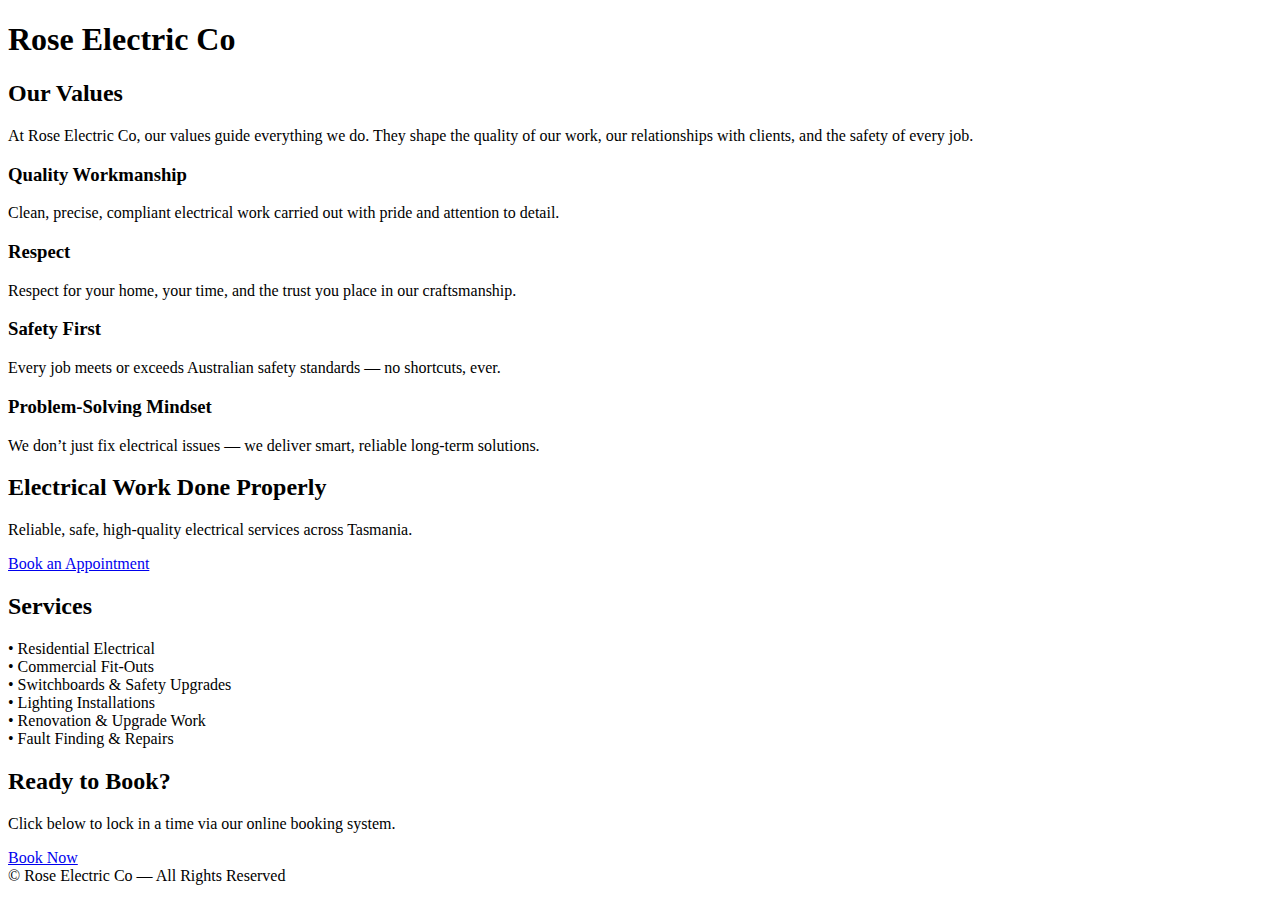
<file: Index.html>
<!DOCTYPE html>
<html lang="en">
<head>
    <meta charset="UTF-8">
    <meta name="viewport" content="width=device-width, initial-scale=1.0">
    <title>Rose Electric Co</title>
   <link rel="stylesheet" href="style.css">

</head>
<body>

<header>
    <!-- Replace with your logo once uploaded -->
    <h1>Rose Electric Co</h1>
</header>

<section id="values">
    <h2>Our Values</h2>
    <p class="intro">
        At Rose Electric Co, our values guide everything we do. They shape the quality of our work, 
        our relationships with clients, and the safety of every job.
    </p>

    <div class="values-grid">
        <div class="value-box">
            <h3>Quality Workmanship</h3>
            <p>Clean, precise, compliant electrical work carried out with pride and attention to detail.</p>
        </div>

        <div class="value-box">
            <h3>Respect</h3>
            <p>Respect for your home, your time, and the trust you place in our craftsmanship.</p>
        </div>

        <div class="value-box">
            <h3>Safety First</h3>
            <p>Every job meets or exceeds Australian safety standards — no shortcuts, ever.</p>
        </div>

        <div class="value-box">
            <h3>Problem-Solving Mindset</h3>
            <p>We don’t just fix electrical issues — we deliver smart, reliable long-term solutions.</p>
        </div>
    </div>
</section>

<section class="hero">
    <h2>Electrical Work Done Properly</h2>
    <p>Reliable, safe, high-quality electrical services across Tasmania.</p>
    <a href="YOUR_SERVICEM8_BOOKING_LINK_HERE" target="_blank">Book an Appointment</a>
</section>

<section id="services">
    <h2>Services</h2>
    <p>• Residential Electrical<br>
       • Commercial Fit-Outs<br>
       • Switchboards & Safety Upgrades<br>
       • Lighting Installations<br>
       • Renovation & Upgrade Work<br>
       • Fault Finding & Repairs
    </p>
</section>

<section id="contact">
    <h2>Ready to Book?</h2>
    <p>Click below to lock in a time via our online booking system.</p>
    <a href="YOUR_SERVICEM8_BOOKING_LINK_HERE" target="_blank">Book Now</a>
</section>

<footer>
    © Rose Electric Co — All Rights Reserved
</footer>

</body>
</html>
</file>
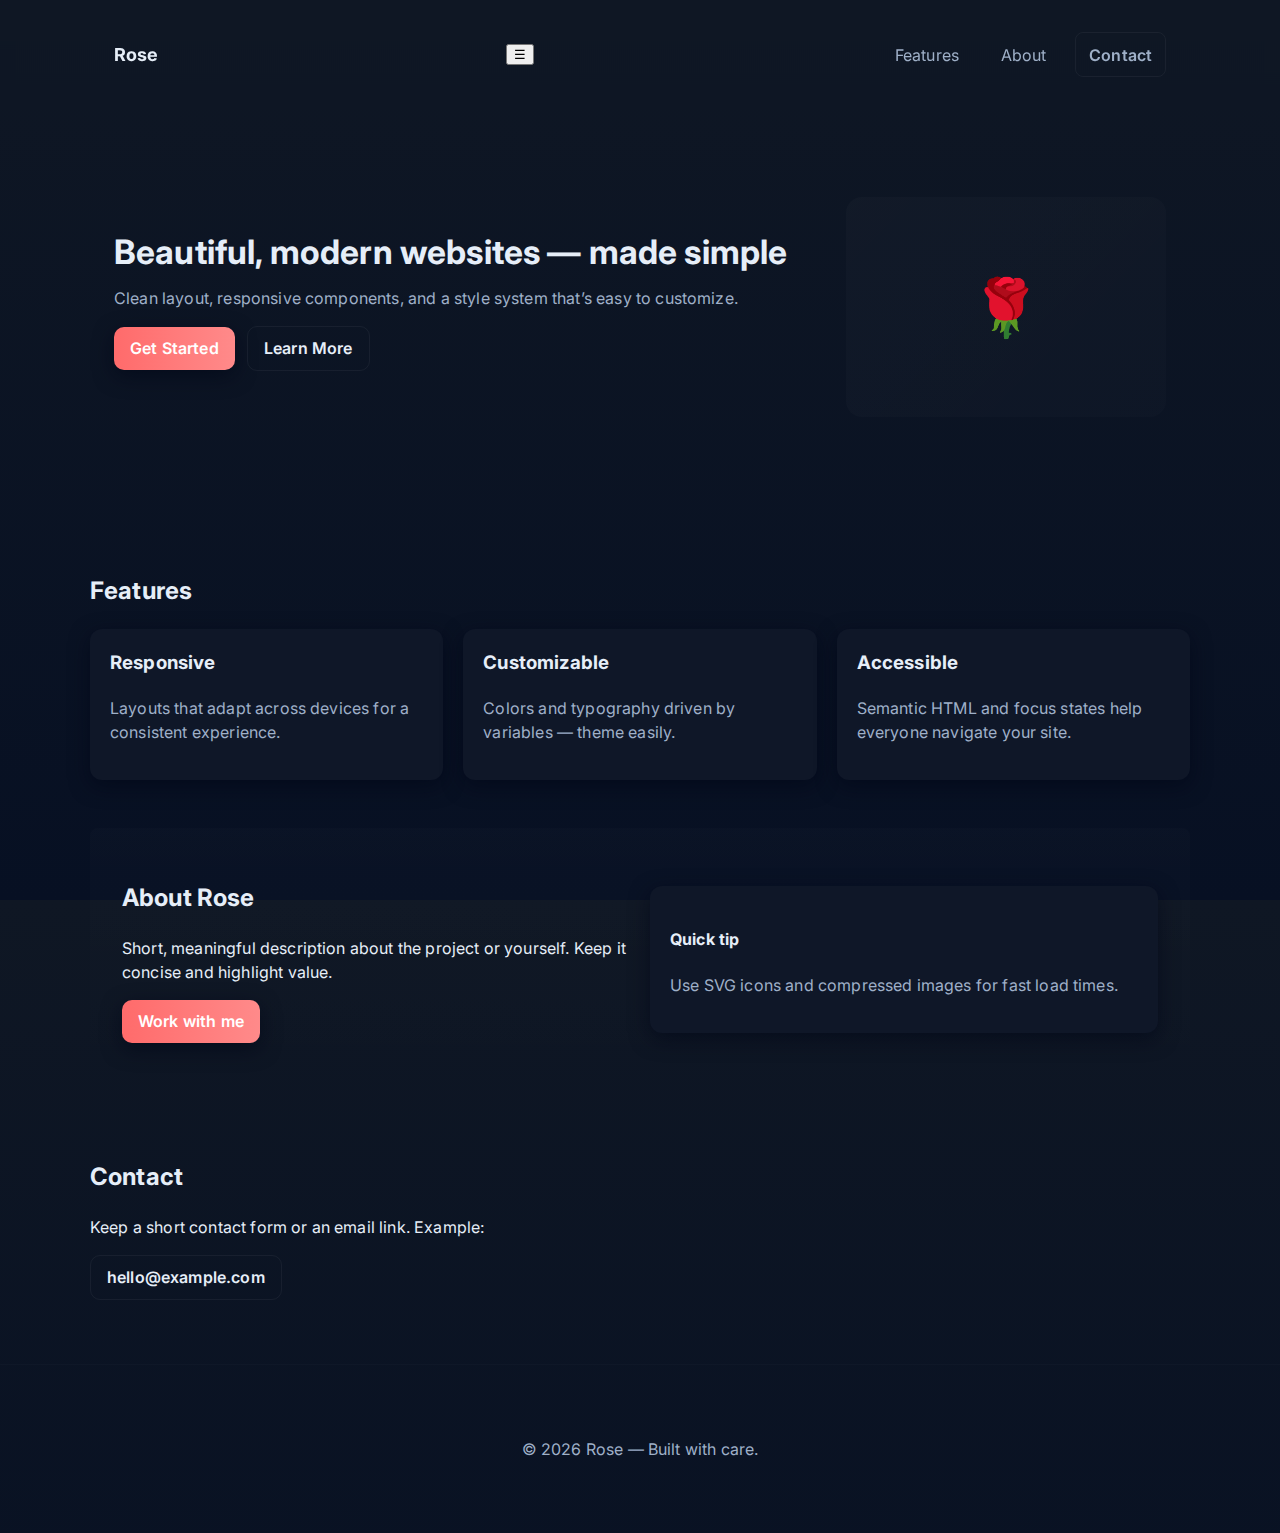
<file: index.html>
<!doctype html>
<html lang="en">
<head>
  <meta charset="utf-8" />
  <meta name="viewport" content="width=device-width, initial-scale=1" />
  <title>Your Site — Clean & Modern</title>

  <!-- Google Fonts -->
  <link href="https://fonts.googleapis.com/css2?family=Inter:wght@300;400;600;700&display=swap" rel="stylesheet">

  <!-- Styles -->
  <link rel="stylesheet" href="styles.css">
</head>
<body>
  <header class="site-header">
    <div class="container header-inner">
      <a class="brand" href="/">Rose</a>

      <button class="nav-toggle" aria-expanded="false" aria-controls="main-nav" id="navToggle">
        <span class="sr-only">Toggle navigation</span>
        ☰
      </button>

      <nav id="main-nav" class="nav">
        <ul class="nav-list">
          <li><a href="#features">Features</a></li>
          <li><a href="#about">About</a></li>
          <li><a href="#contact" class="btn btn-ghost">Contact</a></li>
        </ul>
      </nav>
    </div>
  </header>

  <main>
    <section class="hero">
      <div class="container hero-inner">
        <div class="hero-copy">
          <h1>Beautiful, modern websites — made simple</h1>
          <p class="lead">Clean layout, responsive components, and a style system that’s easy to customize.</p>
          <p class="hero-ctas">
            <a class="btn btn-primary" href="#features">Get Started</a>
            <a class="btn btn-ghost" href="#about">Learn More</a>
          </p>
        </div>
        <div class="hero-image" aria-hidden="true">
          <!-- Replace with an SVG or optimized image -->
          <div class="mock-illustration">🌹</div>
        </div>
      </div>
    </section>

    <section id="features" class="container section">
      <h2 class="section-title">Features</h2>
      <div class="grid grid-3">
        <article class="card">
          <h3>Responsive</h3>
          <p>Layouts that adapt across devices for a consistent experience.</p>
        </article>

        <article class="card">
          <h3>Customizable</h3>
          <p>Colors and typography driven by variables — theme easily.</p>
        </article>

        <article class="card">
          <h3>Accessible</h3>
          <p>Semantic HTML and focus states help everyone navigate your site.</p>
        </article>
      </div>
    </section>

    <section id="about" class="container section alt">
      <div class="split">
        <div>
          <h2>About Rose</h2>
          <p>Short, meaningful description about the project or yourself. Keep it concise and highlight value.</p>
          <p><a class="btn btn-primary" href="#contact">Work with me</a></p>
        </div>
        <div>
          <!-- Optional: add an image or testimonial here -->
          <div class="card muted">
            <h4>Quick tip</h4>
            <p>Use SVG icons and compressed images for fast load times.</p>
          </div>
        </div>
      </div>
    </section>

    <section id="contact" class="container section">
      <h2>Contact</h2>
      <p>Keep a short contact form or an email link. Example:</p>
      <p><a href="mailto:hello@example.com" class="btn btn-ghost">hello@example.com</a></p>
    </section>
  </main>

  <footer class="site-footer">
    <div class="container">
      <p>© <span id="year"></span> Rose — Built with care.</p>
    </div>
  </footer>

  <script src="script.js" defer></script>
</body>
</html>
</file>
<file: style.css>
PK     kx[+u�"  �"     Index/Document.iwa �" ��hVR�N �
"

."		��/"

 *$��i��i��i��i��i��i��i��i��i��i��i��i��i��i"��i2��i:��iz�	
�	"en_AU:��iJen_AUP` x���
4040.10	gregorianlatn"January"February"March"April"May"Junehly"August"	September"Octo	Nov	Dec
*Jab*Febb *	bD*April*May*Junely*b *b *b *b *bL2Jan2Feb2Mar2Apr
y2Junhl2Aug2Sep2Oct2Nov2Dec:< :< :< :<
y:<l:< :< :< :< :<,BSundayBMoTues	Wedn	ThurFri$SaturdayJ@ J@ J@ J@ J@ J@ J@�RSunRMonRTueRWedRThuRFriRSatZSunZ# Z# Z# Z# Z# Z#LbamjpmrJrFrMrA J`ArSrOrNrDzJzFzMzA JpAzSzOzNzD�S�M�T�W F0�Su�M�T	 W	h�FPa�1st quarter�2nd3r. 4th �28  �28 �.8 �.8 �Q1 2 34� 2 3�>4�BC�AD�Before Christ�Anno Domini�d/M/y�d MMM y�d
0M y�EEEE, d4�h:mm a�:ss� z�2 �Uzzz�.�,�.�,�+�-�e�%�‰�+∞�NaN�	#,##0.###�#E0�#,##0%�
¤	,00�AUD�
l$�	
SCRRs�

XCGCg.	PFCFP&�LXXX¤�en-AU"��i*��i2��i@ b��ip x � ���i���D��xRD���bB�� ��>�w�B�(*B�  �?� � � � �iso-a4����i� ��i
��� �
�	p�XT>  ���i�����^�*���i��i��i��i��i��i��i��i��i��i��i��i��i��i��i��i��i��i��i��i��i��i��i��i��i��i��i��i��i��i��i��i��i��i��i��i��i��i��i��i��i��i��i��i��i��i��i��i��i��i��i��i��i��i��i��i��i��i��i��i��i��i��i��i��i��i��i��i��i��i��i��i��i��i��i��i��i��i��i��i��i��i��i2					
�Blank"��iR��?%  �?-u�?5  �?`RV?%V?-V?5  �?`R��?%��?-��?5 4$L��>%J��>-
 5!� `	4    % -r   44�ج>%}�A?-��?.4 }�':%�3"F 0㒷4%v��>-��:24 0,6�:%=�>-  2 0Ji�>%%�}?-w�j2 0E��=%դg?-�O2 � %��+?-_�F D��>-Ǵ�20��?%��z?-b�2 0���>%S'Y?-H'Y2 4��=%��1?-��:.0���;%?��>-=��2 !w %�Hq?-�_�2N -Z?-P�H2  �~?%w<.?B� �s?%�E�>B N��?-��2!� %��>-�q�2h 4ǟn?%�
>-��>=.� 4/N5?%	�=-R��2. h3a?-�J2h �:�>-Y�!2 0cTT?%o��=-���2� 0��?%�\=-�w�<��
^\ $
V| !�!� ?&Rn �&�   *�˖@2` RZB` , ��4%���>-��ƒ` RRB` RD�` 0Ap{?%��b?-�+I1FB` !
%��2V�` RBB` R4�` 0��?%��?-'SKQ:B` ,�E?%��^=-TtU,^` JHA>�5�>%��A� �^, ?`"
  �C2	@J,0���>%��?-��/,�?`LB*jL 0��h>%��"?-��JL BJL  ����>%�-���1��B�JL �G %���>-��<JL BjL 0��&?%���>-��TJL 0�L?%�5&>-�.� jL 0��?%���>-���,!|/�a�B�  �B@ �?08 z1  41�@ �1 	bA 
�1 b  1 @	� 6~� ]p*? -!�(08Ry���8 18i8��(>z8   �6  - 	8J��1�8 3�A .8 4  �>"��i"� � � ����
 � � � � ����
��i:� � � � ���iB� � � � �X��iJ��i��
��i
� � � � � � � ����� � � ������� �� � � � � � � �� � � � � � � ���! � � � � ����! � � � �(��i�$
��� ��� � ���i�'�� � � � �(��i�
��'��P��i!
�p *��i��i
Standard TOC 
�!Tq�.	9*�����i�0��0 ��#  " !                     �U*Q��i��i��i��i��i��i��i��i��i��i��i��i��i��i��i��i��i��i��i��i��i��i��i��i��i��i��i'%]  D*j_ 
��!���!� �e �e���a��A���A���a{H��iR��iZ��i` j2 r z� �	 ���y�i���i���i���i���i���i���i���i���i���i���i���i���i���i���i���i���i���i
�� � a:6� �E���i����������Y�PW��i��i��i��i��i��i��Y���i��i��i��i��i��i��i��i��i��i��i��i��i��i��i��i��i��i��i-�2E� !�e U� �E� �]���A���A���A���A���Y���i`j8 r zA���E���E���E���E���E���E���E���iA���E���iA���E� �I���E�$��i���iA���E�@��i���i���iA� ���i���  �6� �E� �E���i��������2�0��i��i��i��i�B�ش�i��i��i��i��i��i��i��i��i��i��i��i��i��i��i��i��i��i�>��e j� �E� �E� �E� �E���Y���i`�� �I� �I� �I� �I� �I� �I� �I� �I� �I� �I� �I� �I� �I� �I� �I� �I� �I� �r���  �6� �E� �E� ���������:�0��i��i��i��i�B����i��i��i��i��i��i��i��i��i��i��i��i��i��i��i��i��i��i�>��e j� �E� �E� �E� �E� �]���i`�� �I� �I� �I� �I� �I� �I� �I� �I� �I� �I� �I� �I� �I� �I� �I� �I� �I� �r���  �6� �E���i����������&�8T��i��i��i��i��� �c���i��i��i��i��i��i��i��i��i��i��i��i��i��i��i��i��i��i��i**� vb U�f �*� �E� �E� �E� �E� �]���i`j8 r z� �� �� �I� �I� �I� �I� �I� �I� �I� �I� �I� �I� �I� �I� �I� �I� �I� �I� �I� �]���  �6� �E� �E�����������6�H��i��i��i��i��i��i�Q����i��i��i��i��i��i��i��i��i��i��i��i��i��i��i��i��i��i��i6�vb U� �` �E� �; �E� �E� �E� �E� �]���i`j8 r zA� �I� �I� �I� �I� �I� �I� �I� �I� �I� �I� �I� �I� �I� �I� �I� �I� �I���`��` �S ��� ����'���*~��i��i��i��i��i��i��i��i��i��i��i��i��i��i��i��i��i��i��i��i��i��i��i��i��i��i��i��i��i��i��i��i��i��i��i��i��i��i��i��i��i��i
������ �����  � � � � ���> � � � � � � � � � � � � � � � � � � � � � � � � � � � � �`��i:� <LL���4��5p��A��i�C>���i��i��i��i��i��i��i��i��i��i��i��i��i��i��i��i��i��i��i��i��i��i��i��i��i��i��i��i��i��i��i��i��i��i��i��i��i��i��i��i��i��i
��i��i��i��i"��!� �%� � � � � �� � � � � � � � � � � � � � � � � � � � � � � � � � � � � � �!�8�%��nJv�X;��1� �%���B�����i��i��i��i��i��i��i��i��i��i��i��i��i��i��i��i��i��i��i��i��i��i��i��i��i��i��i��i��i��i��i��i��i��i��i��i��i��i��i��i��i��i
�%� �eF � �eL �%� � � � � � �� � � � � � � � � � � � � � � � � � � � � � � � ���a� � � � �P��i:suC��D_�	V�M7�mL��aL �F���i��i��i��i��i��i��i��i��i��i��i��i��i��i��i��i��i��i��i��i��i��i��i��i��i��i��i��i��i��i��i��i��i��i��i��i��i��i��i��i��i��i
��i��i��i��i"��aL�� � � � � �� � � � � � � � � � � � � � � � � � � � � � � � � � � � � � �!�<�u�ܝ1E���o(;�-� �%���BL����i��i��i��i��i��i��i��i��i��i��i��i��i��i��i��i��i��i��i��i��i��i��i��i��i��i��i��i��i��i��i��i��i��i��i��i��i��i��i��i��i��i
�%����� ����� �%� � � � � � �� � � � � � � � � � � � � � � � � � � � � � � � � � � � � � �!�<|����G&��,�c���-� �%���B�����i��i��i��i��i��i��i��i��i��i��i��i��i��i��i��i��i��i��i��i��i��i��i��i��i��i��i��i��i��i��i��i��i��i��i��i��i��i��i��i��i��i
�%� �%� � �%� �%� � � � � � �� � � � � � � � � � � � � � � � � � � � ��܅� � � � � � � �P��i:��J܇v@m��~#�&�-���i�'�N�	*�� ��i�	H�*��i��i��i��i �,X�body {
    margin: 0;tfont-family: Arial, sans-serif	$4background: #f	Tcolor: #222;
}

headeri26 0b3b2e26 whitDpadding: 20px 30px	*,display: fleHalign-items: center	,tjustify-content: space-between.� img� height: 6r�h1!N-,size: 1.8remWP/* Hero Section */
.h)q� 8!!	�text-��}
fh2i%�	�2.5�  5�$-bottom: 1�	� pF= 1.3^= 25!�{ a=2� b3000M^M!N�152�<border-radius: 6h��decora!]: nonM6�1.1�}
!�Values.�#v	)�Uo!�=g2� f9%�>5j�:���2.2�-u}
Sp.intro�^X 0max-width: 80%�WQ�!� auto 4�13�333� .)-grid�utI
T-template-columns: 1fr$ap:Mi� 9F� ��-box~.�]6I<: 1px solid #ddd	z5�I�~	/UM 8AMA��nh3q)E-top�1%��IUServic:W svYN�A?UZ=�zB$/* Contact2���	�.O�!"�=c5G:^� i���ir)�Footer�� f	
)�v]!#2<111InF9=�0.9e�	�Mobile�@media(} 7a )�I�2�fw	� }
}
*�
�����i


:
S
d
f
g
p
�
�
�
 � ��
� � � � � � � � � � � � ��
� � � � � � ��
� � � � � � � � ��
� � � � � ��
� � � � � � � ��
� � � � � ��
� � � � � � ��	( � � � � � ��
!c � � � � � � � � ��_ � � � � � � � ��
� � � � � � ��
� � � � � � ��
� � � � � � � ��
� � �4�2
   :
M���iPb��ir$�X��i�

 ����
�I�
 )$#�N 9�%x%�*��i��i��i��i�� � � � �$��A!��A!T��i�Blank� ���i$%�O	cL$*��i��i��i��i��i����� ����������i#"�A*��� *���i^39'�52 w�Z ZZ ��� V� !�Z VZ !s�Z VZ ���hVh $A�6e<��i��i��i��i��i�E_ �H) � �N) �E_ �Eq��i#�� Z� ���Z ^Z ���V�!�Z VZ !s�Z VZ ���hVh $��6e<��i��i��i��i��i�Ee �E_ � �E_ � � �Ae ��b ��� Z�  ���V�!�Z VZ !s�Z VZ  ��hbh �E ��, *��i��i����
����i
��\ 6 �� �O "���	3 �?�$p"�?0" (�1H@H PX `hp x�4�.�en� ��? �	��2025-11-24T13:24:28+1100� � � �
� � PK     kx[v�)I�  �     Index/ViewState.iwa � �p��i� *��i
��i�O	*��i�$��i��i�%t�  *�
bE � �*	
08<B	   J�N~@L�Ć@P X ` h   "xP5X� � � 
dG�� �*�f   �nf  :f $�� �*	08�� 	f j� 8�  0�@���<!\6�-W0�"

'"		 `*��i��i��i��i
��̾!X<0 :
  Dff>DH %P,h p }  �?��C  tB��<~D �D�%TPMacInspectorSegmentIdentifierFormat� ��   ?�s0�� �
�E.��i��� � � � ���i� �� ���i� � �    � F
�M� Q
�-L$ ����    HPXb mA�E�x�
w��=%���>-m�{?5  �?` 	%  �@-� = E M
U   AX bbF  j4��>%��X?-���>H`r0#�y?%��L>-� z0��|?%`�P?-j<%��	�J-RG �  *$RQ $5��L?=   �PK     kx[�p�	  	  #   Index/CalculationEngine-1732585.iwa  ��e+��i%� �"


 *��i��i��i��i�
�
	�   ( 
 0JH��� " *,"�������� �
*N  2�. B J �p����� �х�(����
  �� �� -� 9	
^� �F(2��i2��i��i 0���������: I��L��i�ARAustralia/Hobartj r��iC��
�*��i
�  �"

 o   * 2
 - : :,R� R  B�. pJ
 R b� j
��ir z � 
�Mc � "� !�x�
����������х��Ҡ��"�� �� j � !���0*��i
��i
�x
۸��	���� ����(������+�1ix4
�   PK     MpW��      )   Index/AnnotationAuthorStorage-1732584.iwa   @��i
�  PK     kx[m�
��  ��     Index/DocumentStylesheet.iwa �6 �����i�� ��"5

"*��i��i��i��i��i��i��i��i�B "7 7��i��=��i*���i��i��i��i��i��i��i��i��i��i��i��i��i��i��i��i��i��i��i��i��i��i��i��i��i��i��i��i��i��i��i��i��i��i��i��i��i��i��i��i��i��i��i��i��i��i��i��i��i��i��i��i��i��i��i��i��i��i��i��i��i��i��i��i��i��i��i��i��i��i��i��i��i��i��i��i��i��i��i��i��i��i��i��i��i��i��i��i��i��i��i��i��i��i��i��i��i��i��i��i��i��i��i��i��i��i��i��i��i��i��i��i��i��i��i��i��i��i��i��i��i��i��i��i��i��i��i��i��i��i��i��i��i��i��i��i��i��i��i��i��i��i��i��i��i��i��i��i��i��i��i��i��i��i��i��i��i��i��i��i��i��i��i��i��i��i��i��i��i��i��i��i��i��i��i��i��i��i��i��i��i��i��i��i��i��i��i��i��i��i��i��i��i��i��i��i��i��i��i��i��i��i��i��i��i��i��i��i��i��i��i��i��i��i��i��i��i��i��i��i��i��i��i��i��i��i��i��i��i��i��i��i��i��i��i��i��i��i��i��i��i��i��i��i��i��i��i��i��i��i��i��i��i��i��i��i��i��i��i��i��i��i��i��i��i��i��i��i��i��i��i��i��i��i��i��i��i��i��i��i��i��i��i��i��i��i��i��i��i��i��i��i��i��i��i��i��i��i��i��i��i��i��i��i��i��i��i��i��i��i��i��i��i��i��i��i��i��i��i��i��i��i��i��i��i��i��i��i��i��i��i��i��i��i��i��i��i��i��i��i��i��i��i��i��i��i��i��i��i��i��i��i��i��i��i��i��i��i��i��i��i��i��i��i��i��i��i��i��i��i��i��i��i��i��i��i��i��i��i��i��i��i��i��i��i��i��i��i��i��i��i��i��i��i��i��i��i��i��i��i��i��i��i��i��i��i��i��i��i��i��i��i��i��i��i��i��i��i��i��i��i��i��i��i��i��i��i��i��i��i��i��i��i��i��i��i��i��i��i��i��i��i��i��i��i��i��i��i��i��i��i��i��i��i��i��i��i��i��i��i��i��i��i��i��i��i��i��i��i��i��i��i��i��i��i��i��i��i��i��i��i��i��i��i
��i
��i
��i
��i
��i
��i
��i
��i
��i
��i
��i
��i
��i
��i
��i
��i
��i
��i
��i
��i
��i
��i
��i
��i
��i
��i
��i
��i
��i
��i
��i
��i
��i
��i
��i
��i
��i
��i
��i
��i
��i
��i
��i
��i
��i
��i
��i
��i
��i
��i
��i
��i
��i
��i
��i
��i
��i
��i
��i
��i
��i
��i
��i
��i
��i
��i
��i
��i
��i
��i
��i
��i
��i
��i
��i
��i
��i
��i
��i
��i
��i
��i
��i
��i
��i
��i
��i
��i
��i
��i
��i
��i
��i
��i
��i
��i
��i
��i
��i
��i
��i
��i
��i
��i
��i
��i
��i
��i
�~ � � � � � � � � � � � � � � � � � � � � � � � � � � � � � � � � � � � � � � � � � � � � � � � � � � � � � � � � � � � � � � � � � � � � � � � � � � � � � � � � � � � � � � � � � � � � � � � � � ��ځ� � � � � � � � � � � � � � � � � � � � � � � � � � � � � � � � � � � � � � � � � � � � � � � � � � � � � � � � � � � � � � � � � � � � � � � � � � � � � � � � � � � � � � � � � � � � � � � � � � � � � � � � � � � � � � � � � � � � � � � � � ���E� � � � � � � � � � � � � � � � � � � � � � � � � � � � � � � � � � � � � � � � � � � � � � � � � � � � � � � � � � � � � � � � � � � � � � � � � � � � � � � � � � � � � � � � � � � � � � � � � � � � � � � � � � � � � � � � � � � � � � � � ���E� � � � � � � � � � � � � � � � � � � � � � � � � ���� � � � � � ���* � � � ����i,
$captions-0-shapestyle-Object C	�*
"r. Title�4!
character-	T(hyperlink?
># 4null��i
Lt-0-categoryaxis_0�3
 4hart��i
(-0-legend�t 
$paragraphS�Q��n" 1�v�\:D  1���r# F �v# 2�ni 3�n# 4��n# 5��n# 6n# 7.n# 8Kn# 9hj�! �r: 2!� �v# !� �v# i �v# !� �v# !� �v# !� �v# !� �v# !� �v# !� �v# !� �r � �r" � �r" � �r" � �r" � �r" � �r" ���i
�,referenceLin���i
!serie�z �R A[ �R AR �R !U �R !M �R !E��i
�value� �^ ��ڽV 1FV�ڽV1-b��V 1�V �.h 1>a� �r" � �.�BD �V �v# F �v# !� �v# !� �v# !� �v# !� �v# A� �v# A� �v# A� �v# A� �r�! �rE �V �v# !� �v# i �v# !� �v# !� �v# !� �v# !� �v# !� �v# !� �v# !� �r�� �r" � �r" � �r" � �r" � �r" � �r" � �.V 1JV �.� 1.V �R A[ �R AR �R !U �R !M �R !E �.9 1:V �^ � �.V 2FV �.V 2�V �.�
 2�V �.h 2NV �r" � �.�BD �V �v# F �v# !� �v# !� �v# !� �v# !� �v# A� �v# A� �v# A� �v# A� �r�! �rE �V �v# !� �v# i �v# !� �v# !���*�B/�V �v# !� �v# !� �v# !� �v# !���*,B� � �r�� �r" Ar �r" � �r" � �r" � �r" ���*�
 2JV��*�
 2.V �.�A[ �R AR �R !U �R !M �R !E �.9 2:V �^ � �.V 3FV��*�
 3�V��*�
 3�V �.4 3NV �r" � �.�BD �V �v# F �v# !� �v# !� �v# !� �v# !� �v# A� �v# A� �v# A� �v# A� �r�! �rE �V �v# !� �v# i �v# !� �v# !� �v# !� �v# !� �v# !� �v# !� �v# !� �r�� �r" � �r" � �r" � �r" � �r" � �r" ��۽V 3JV �.V 3.V �R A[ �R AR �R !U �R !M �R !E��* 3:V �^ ���* 4FV �.V 4�V �.V 4�V �.h 4NV �r" � �.�BD �V �v# F �v# !� �v# !� �v# !� �v# !� �v# A� �v# A� �v# A� �v# A� �r�! �rE �V �v# !� �v# i �v# !� �v# !� �v# !� �v# !� �v# !� �v# !� �v# !� �r�� �r" � �r" � �r" � �r" � �r" � �r" � �.V 4JV �.� 4.V �R A[ �R AR �R !U �R !M �R !E �.9 4:V �^ � �.V 5FV �.V 5�V �.V 5�V �.h 5NV �r" � �.�BD �V �v# F �v# !� �v# !� �v# !� �v# !� �v# A� �v# A� �v# A� �v# A� �r�! �rE �V��*vB��V �v# i �v# !� �v# !� �v# !� �v# !� �v# !� �v# !� �v# !���*B;� �r�� �r" � �r" � �r" � �r" � �r" � �.V 5JV��* 5.V �.�a� �R AR �R !U �R !M �R !E �.9 5:V �^ ���" olumnB defaul�P��i&
drawingline-0-�4��i
equa� -0-imag��i
> �� 168  �.  26  �.  36  �.  46  �.  56 ��i
�&�!� 16  � 26  � 36  � 46  � 56  �	�movi!J1� �.  16  �.  26  �.  36  �.  46  �.  56 ���"�!BZ �	=%d2#�. :m �. :n �. :o �. :p �. :qH��i)
!stickyCommen2�"t#� ܖ+ a��ߒV a� ��+ � ��+ �T���� �; ��+ �'�+ � ��+ ���i"
>�E;Q� ��$svgimpo<$ %��%��tablAo<�� 16 �� 26  �.  36  �.  46  �.  56 �٥I�(Cell-0-body���i%
.  c�%0Level1Row�z'  2	' �z'  3	' �z'  4	' �z'  5	'��%�.�  footerRow� �FK headerCŧ' �FK 	'K �F$ label./ �n$ -, �n$ -) �n$ -& �n$ -#��(.#pivotBA
ummary)	�'�i'
n, )x���(B)  H.Y	]�'>� 12���:�&�".Y �z' -\ �z' -_ �z' -b �z' -e��:� 1F� �FK Ia)Q� �FK 	']� �F$ B� �n$ -, �n$ -) �n$ -& �n$ -#��:� 1f� �>�F, I� �>�)V� �>� 22� �>�& .� �z' -\ �z' -_ �z' -b �z' -e �>� 2F� �FK Ia6� �FK 	']� �F$ B� �n$ -, �n$ -) �n$ -& �n$ -# �>� 2f� �>�F, I� �>�)V� �>� 32� �>�&L.� �z' -\ �z' -_ �z' -b �z' -e �>� 3F� �FK Ia6� �FK 	']� �F$ B� �n$ -, �n$ -) �n$ -& �n$ -# �>� 3f� �>�F, I� �>�)V� �>� 42� �>�&~.� �z' -\ �z' -_ �z' -b �z' -e �>� 4F� �FK Ia6� �FK 	']� �F$ B� �n$ -, �n$ -) �n$ -& �n$ -# �>� 4f� �>�F, I� �>�)V� �>� 52� �>�&�.� �z' -\ �z' -_ �z' -b �z' -e �>� 5F� �FK Ia6� �FK 	']� �F$ B� �n$ -, �n$ -) �n$ -& �n$ -# �>� 5f���:�F, I���:�)V����"�Tex�B;��z( -? �~( -C �~( -G��zx -K �N(  1F�  �~( � �~( � �~( � �~( � �N(  2F�  �~( � �~( � �~( � �~( � �N(  3F�  �~( � �~( � �~( � �~( � �N(  4F�  �~( � �~( � �~( � �~( � �N(  5F�  �~( � �~( � �~( � �~( ���$��Nam��K �>  �  �>    �>    �>    �>    ����gistb-Nong � p:$V�i#
R  -�: �;%1-cBulle����!tocentryd��i(
 	*�4  -�Fing ���**�,6* � �.* *�*6* � �.* *h%6* ��9 2B�  Big�� 2B� ���!�20:o -.� ��26>'  C|<���i.
&	Q 9>* !<er & F��v0 3� I��� 3B� ����� 3B�enote ��$��i$
	.B� L���	&B�& Dar=��B� T*k=%E �.. *)�	.e%. �.. Bs.. A_ �..  7>w.. Ac �..  8n. Ag �.. B�.\ B��.!%? 4=�Lettere�= �=� 4B� �=� 4B�.o � �� 4B.. � �� 5�Numb���� � 6#Harvar����	AuB�Subt]? ��� 7JDash�]� 8 NE�akina� �9,box>� ΍�oc-�� -IL&~ ��i  *
� �@0:�
��@���ldrop-capB_  
 Q:��iF �2 �N A� �N A� �N A� �N A���iBm
&�A��*A6U���&��i/
'�0 -���ivA�3S�*XB�
,��A*wSHPZ�
 Q
    % -5  �?`  �@2' 	*/N  7"/nX (��C  �@ --x0 8 * 2 : PZ*  "
2  �@� @V@%8 R!;X 60�-,�"

+
/"
4.*��i
>
:�B��-;9Z��h  @A*HelveticaNeue-Light:bU(@P X ` h u!M }(����!����,� � ���H��� � ��fsD� bp.%  B(=`@H P ]$j p x �
%� �{ �� � �� ���$� ��N	<��� � � �-��
#
}	u	&1	-_X > e   �
z  m� m�m  � �Cm  4 X |�CrAd ?�� �  E u��*,F�
*�YE-2��������e���.� ��=
m̩%�N-:9Z�}� 2���������e� �G
�m�/
'
L�Gf�G-\ZX�G@$
"�R�G	; �G�'���
Z�G	2���e� ���.9?% -^���  ��( 08M�W e��r �vf   28�f �p� ��] J] $�� � ��KX� ���� ���.I�-w�
6RI5n�%n�
D�)<�
Fill Center�  �Mb�?�q�?!N��?"R -���>G �1   8@J
7, A  pA  �A�$�
Direc�)al Key� �  @?f�  R�4���(��GdH�	��

% R� ���L��B��1x  �
	�Lef�� 	��=f-���:� (�
Medium	��Top 8	b��R?23: A3��  @A3�B=�
%I� Highb� h�t?�<x6� J -fffj4-% H!% ���B�4�4I4  �aI.Lowba� 2�: d�� 1 "�

SoftM+�n�n 0A; H.�!%�nNn ��%.� �nJn���n�n^n *�4�4�4�4�4�4�4�4�4 2������������������:�
�>��J������	@��*
 ��
R
v�<Z6
�A�  B�"�81\�>&(�k�7 ��L�  żEdgez*�fS�?J �* H* �!5�
�r*Jq "N �� 
.�  U;	Z bj}
>	b��jh ry �?�   A�\B� ���� �  �@�x 2W
�x
:VW"\
 
 *�� �_ 1�W +"� ��)
 b�W	��$��?%��?-O����Rv � l��f���  "� 1�X�r-r 1�r�r�r�r�r8Z9r ��� !�t-0&u�_1��a�Bd����Rv �����[�s1s��R� �s�s�s�s��i�s5s 2FY�A���������� ��s=s 3Fs @�s�s�s�sJs ��s=s 4�s�s�s�s�s ��s=s 5Fs  ��������J� ��s=s 6FsVY	�-�����Rv ��ʲ ��s=s 7Fs��������N� ��s=s 8FsV��%
�%
�%
�%
 ��s=s 9Fs B*��!��!��!�%
�%
Yg&�bJ�V� �� ����Rv �����h9r�� 2J���������N��i�s1sJ��s�s�s�sNs ����� 2JY��������N� ��s=sJ���������N� ��s=sJ��s�s�s�sNs8o���������������p�s1s�����������q�s1sJ�V�R�����Rv ��ʘ(s�s1sJ���������N�xt�s1sJ��s�s�s�sNs�u9s��J$
VX��������w�r-rJ#
VrR�����Rv ����ix�r-rJ"
Vr���������y�r-r�!
R8����Rv ����	{�r-r� 
R��r�rRv �r�rY|�r-rJ
�V�V�V�VNV�}�r-rJ
VrRn�������� ��i
��+~
^'^��Y
v�+�?.XB��,  o���
B��(�
6
 
*�@
 �]B    @@��L�*Tc �8  "v�  ��� �H-�O 2/B�':%�3"�7 �B! :j  Bj  Jj  Rj  Zj  bj  jj  rj  zj �j  �n D����� �"�C4�����rE E�? 
�/?08 ��2   2��d 22  ��2 @@ � �z2  ��8d���p� � � � � � � � � �i50�?%$�?-n�Q��2 @.1�*0 �TR��:�T  �TR7BT �_@�	�bT 2� �T  �T��?%�!P ��P%P �Tb� 2P��  �~T ��  �T��.� �T^� 6��� ��jR^ �Rq  � �"4! u&4! �RW  �n �� �� �� � � � � ����� � � ��IŖq�! �TR�m �~T �q �T�� .�  �Tb� ʨ �)�^T ����6��	��v|��K >�� ��ytM>%T�42�@B�� ������������ � � �)^,��E�		�	
�
i�Rm$�
�
�
 �)R& A���  �zR� � �a��	��} .} ,�����>88 �XF	�z�C#������������4���>%S'Y?-H'Y>�8�R �R �R  RI�R �R �R �R �R �R �R �R � ����������������R�dʸ
�bT ʸ��n�b� �� �bT �� ��n�^� ����Rq ��������R�m�bT �q��n��� .� �^T ����.�^m�>�O-���������RmB�R& A�ʏ´�} .} V���z��-����������R�R �R �R �R �R �R �R �R �R �R �R ����������������R�dʸ
�bT ʸ��n�b� �� �bT �� ��n�^� ����Rq ��������R�m�bT �q��n��� .� �^T ����.�0�E?%�E?-�E*e�h�h�hRmB�R& A�ʏ´�} .} V�=�z��-�����������`y?%�;�"tQ�R �R �R �R �R �R �R �R �R �R �R ����������������R�dʸ
�bT ʸ��n�b� �� �bT �� ��n�^� ����Rq ��������R�m�bT �q��n��� .� �^T ����.�f#% @2��h�h�hRmB�R& A�ʏ´�} .} V�׭z��7���������� ��?%��>�,(]�R �R �R �R �R �R �R �R �R �R �R ��V# ��.��.��.��.��.��.��.6�.R�dʸ
�bT ʸ��n�b� �� �bT �� ��n�^� ����Rq ��������R�m�bT �q��n��� .� �^T ��� �. ��.���6�����ڴ �.RmB�R& A�ʏ´�} .} V�q�z�%B����������0cTT?%o��=-���D&�R �R �R �R �R �R �0��T?%���=-�����R8 �R �R �R � Z���:��:��:��:��:��:��::�:R�dʸ
�bT ʸ��n�b� �� �bT �� ��n�^� ����Rq ��������R�m�bT �q��n��� .� �^T �����:�:�W#�=-�X�#�#�#"�RmB�R& A�ʏ´�} .} V��&S��
N2�";F �fB�?�EF��P�P�8@v� mAnz ���J����?� �]^�<�2��� ���8� � ���"K�ZƆo&�;�ojo@�o� �-�=o^0�Q>�� 6o��5o��9o.1�&��U��1��1��1��1��1�1����N1� 1ճ5n�1��1��1��1��1��1��1��1��1��1��1��1��1��1��1��1��1��1��1��1��1��1��1��1��1��1��1��1��1��1��1��1��1��1��1��1��1��1��1��1��1��1��1��1��1��1��1��1��1��1��1��1��1��1��1��1��R1�1�"�1�z1�t��3[*�M�>�1��1��1��1�~1����r-r"�r�r�r�r~r�9r�AuB��1��1��1��1��1�c��s1s��R���_��_Rv �ob�ob���s1s�G.Y ��؀�؀�؀�؀J؀ ���sFY|=.sVqbRp�������� ��s=s;3�s�s�s�s~s���Y�Y�(.s�uo�uo�uo�uoNuo ���]� kR���Y�YRv �?�? ��s=sJ!k��������N� ��s=s�"k�"k�"k�"k�"k ��s=sJ#k�1�"1� � ��D  �?��    ��,� � ���\��� � ��
9 % - 5QL`� bl.%  B(=@H P ]$j p x �
  �{ �� � �� ����� ���� � � � 1��i+� �"

+
/"
�m.
 chart-1-paragraphStyle_2*��iP9Z�    @A*HelveticaNeue:�?%  �?-�?5  �?`@P X ` h u    }�$������r Nv �r�r �2r�-h +br!^r 0Fs ANs!NBo @�s~sRv �s�s ��s=s 1�s�s�s�s�s ��s=sJY ���������J� ��s=s 3���������� ��s=s 4�s�s�s�s�s ��s=s 5�s�s�s�s�s ��s=s 6FsV%
 	"�	��%
�%
Rv ��ʲ ��s=s 7�s$��?%��?-��%
�%
Rv �s�s ��s=s 8Fs��������N� ��s=s 9�s�s�s�s�s �2s��J$
V�R�X�XRv �X�X ��r9rJ#
VrR��r�rRv �r�r ��r9rJ"
VrRn�r�rRv �r�r ��r9r�!
R8�r�rRv �r�r ��r9r� 
R��r�rRv �r�r ��r9rJ
�V�V�V�VNV ��r9rJ
VrRn��������$��i
�'~
{4referenceLine_y��Y
Qf�  �?  ��@2'  ��N 8  ��i���
�series�(�
6
 
*
�@/ 4@@��L�*line�8  "v�  ���  *�S FS  2s�ج>%}�A2� :j  Bj  Jj  Rj  Zj  bj  jj  rj  zj �j  �n D����� �"�8�����/rC� 
?08 ��2   2��d 22  ��2 @@ � �z2 �B�
 
-���p� � � � � � � � � �I�4�?%$�?-n�?n  @@.1 e�~1 �TR !d�T  �TR7BT ���	�bT 2� �T  �T��?%�!P ��P%P �Tb� 2P��  �~T ��  �T��.� �T^� 6��� ��jR^ �Rq  � �" u& �RW  �n �� �� �� � � � � ����� � � ��I�,^�?%<�?-Ԇq�a��! �TR�m �~T �q �T�� .�  �Tb� ʨ �)�^T Τ��I��	��v|�@ -  �>�� ����	?%^�T2����� ������������ � � �)^,  ���		�	
�
i�Bm4 ?`�
�
�
 �)B& �?`�6�aI�P �zR� � �a��	��} ��} X�� ���>�������C#������������ �':%�3"?aB%	�R �R �R  RI�R �R �R �R �R �R �R �R � ����������������R�G�bT ʳ��n�b� ���bT �� ��n�^� ����Rq ��������R�m�bT �q��n��� .� �^T ����.�ytM>%T�42�������BmR�B& �����} %��)V� ����-����������0㒷4%v��>-��::�R �R �R �R �R �R �R �R �R �R �R ����������������R�G�bT �G��n�b� �bT �� ��n�^� ����Rq ��������R�m�bT �q��n��� .� �^T ����.�0q��4%�?-��m�������BmR�B& �����} %�ڴ ����-����������0,6�:%=�>-  q(hR �R �R �R �R �R �R �R �R �R �R ����������������R�G�bT �G��n�b� �bT �� ��n�^� ����Rq ��������R�m�bT �q��n��� .� �^T ����.�0
�:%��>-433�������BmR�B& �����} %�ڴ ����7����������4�$�3%V�R>-r5�>A,�R �R �R �R �R �R �R �R �R �R �R ��V# ��.��.��.��.��.��.��.6�.R�G�bT �G��n�b� �bT �� ��n�^�  @ʨ ��Rq ��������R�m�bT ����n��� .� �^T ��� �. ��.0{W04%��>-�������� �.BmR�B& �����} ar޴ ���%B����������,z�:%Gc�=-$�[>�N �N �N �N �N �N �N �N �N "�N "�N � Z���:��:��:��:��:��:��::�:R�G"�NUT�G��r�^� �^T �� ��r�Z� ����Nq ��������Na�q"�^T �q��r��� �"�ZT �����:�:0�04;%s�7>-�4���h�h�h&�>mV�>& �����} %��h �� �8F�
8Fvalueaxi.;F �n;�?�E�.9?% -X� 8@�a m<=z ��;ZNd ΅<�a�?� �]^�<����b�@bD� � �����;��o 1�S���ono@�o� ��b=o��.��� 6o��5o �2o�
I�$2-category:��A� v}�( 08MAs ecr �M��.�d� ��] J] $�� � ��e0� ����,eM� �%w ��U�
5weU��%nt�
Default�
Fill Center&�eq��?�?�lH&e "R -���>2  	f1   8@J
, A  pA  �AjKL�
Directional Key� �  @?f�  R�4���(��GdH�	��

%Right� ���L��B��!1  L�
	�Lef�� 	��=f-���:� (�
Medium	��Top Lr��R?Q �A3: A3��  @A3 ��I)��
%I� Highb�h�t?�<x6� J -fffj4-% H!% ���B	��4�4  �aI.Lowb���   �� 1 "�

SoftM+�n�n 0A; H.�!%�nNn ��%.� �:J:���n�n^n *�4�4�4�4�4�4�4�4�4 2������������������:�
�>��J������	@�\R.
 ��
R
v�<Z6
�A�  B�"�81\�>&(�k�7 ��L@&�Edgez*�fi�"?J �* H* �!5.*�r*Jq "N �� 
.�  UQ	Z b�}%&>	Lso	.�S�Qh r }^�   A�\B� ���� �  �@�x�8Y �x
 -2-legend"\
 ���W��� 1��3[ 2>�s�Y��sR_�3[�3[Rv �^�^ ��r9r"�r�r�r�r~r �2r�AuB� 1��a�Bd����Rv ���� ��s=s��R� �s�s�s�s ��s=s�G.Y ��Au�Au�Au�AuJAu ��s=s|=.sVqb�������� ��s=s 4e	�s�s�s�s~s ��s=s�(.s��p��p��p��pN�p ��s=s� kR�t�?�?Rv ��ʲ ��s=sJ!k��������N� ��s=s�"k�"k�"k�"k�"k ��s=sJ#k B�L��L��L��L�FL� �2s�AuB~J�V$
R�c����Rv ���� �2r���1��1��1��1��1� ��s=sJ��>�>�>�>N> ��s=sJY��������N� ��s=sJ���������N���.o���J��s�s�s�sNs ��s=s���������� ��s=s���������� ��s=sJ�V�R�����Rv ��ʘ ��s=sJ���������N� ��s=sJ��s�s�s�sNs �2%
��J$
VX���� ��r9rJ#
VrR�����Rv ���� ��r9rJ"
Vr�������� ��r9r�!
R8����Rv ���� ��r9r� 
R��r�rRv �r�r ��r9rJ
�V�V�V�VNV ��r9rJ
VrRn����������Z1� 2�1��1� ��:1� �*1� 2F1� ��1��1��1��1�~1�0���>%S'Y?-H'Y!BaVR �JR �JR �JR �JR �JR �JR �JR �JR �JR �JR �J�1��1��~��Z9�~�1��1��1��1��1��1�Rڏ1 ���bT  @��1��Jn�Jb� ʋ2}ybT �� ��Jn�J^� ��G��JRq ��J��Jj�J���a+��3 �5�R�m�JbT �q�J�� .� 1��� .� �J^T ����J.�J^m�>D-���@Bʔ�1��1�1�  B�^y�u���} .} Vcy ↚)#������������0 ��4%���>-���q�R �R �R �R �R �R �R �R �R �R �R ���������������ʚR�-�bT ʙ��n�b� �bT �� ��n�^� ����Rq ��������R�m�bT �q��n��� .� �^T ����.�0��4%(,/?-�'*/T������"�^y�u�} .} V� ㆚P-����������4��=%��1?-��:=W�R �R �R �R �R �R �R �R �R �R �R ����������������R�-�bT �-��n�b� �bT �� ��n�^� ����Rq ��������R�m�bT �q��n��� .� �^T ����.�43'>%�d?-��;��4�4�4.4^y�u�} .} V� 䆚S-����������0E��=%դg?-�O��R �R �R �R �R �R �R �R �R �R �R ����������������R�-�bT �-��n�b� �bT �� ��n�^� ����Rq ��������R�m�bT �q��n��� .� �^T ����.����=�"1�e�������.�^y�u�} .} V� 冚{7����������0���;%?��>-=��:4R �R �R �R �R �R �R �R �R �R �R ��Ʉ�Ʉ��"��"��"��"��"��"R�-�bT �-��n�b� �bT �� ��n�^� ����Rq ��������R�m�bT �q��n��� .� �^T ����ɄɄ0��;%S�$?-�9%�4�4�4�Jh.^y�u�} .} V� 憚�A����������0��4%��(?-���4R �R �R �R �R �R �R �R �R �R �R ����ί�����������ʚR�-�bT �-��n�b� �bT �� ��n�^� ����Rq ��������R�m�bT �q��n��� .� �^T ��������0�g�4%�\?-CEM��4�4�4R�^y�u�} .} V� ��N�� 2���������������N�� ߒo 14j������������������Q�.�� 3���������������n�� �%wN��3-�vU����������������������������������������������������������������������������������������������������������������������������������������������������������������������ƕ� ��XJ�� 3������ �2�d�Cc 3������������ڕ� ��r9r".�{V	\R�_�	\�	\Rv ��^��^ �2r��nB���������������� ��s=s����d��d��d��d ��s=sUG.Y ���������� � ��T.%  B(=    @H P ]$j p x �
 �  �?� � ��@� ������� ���� � � � 1��i+� �"

+
/"
�I.
!chart-3-paragraphStyle_13*��iP9Z�    @A*HelveticaNeue:� % - 5�0`@P X ` h u }$����������(� � ���P��� � ��
^v � bl�s�s���s9s4*�s�s�s�s�s ��s=s 5Fs  ��������J� ��s=s 6Fs @Rs	�?%�O-�?�Y�YRv �Y�Y ��s=s 7Fs��������N� ��s=s 8FsV���?�?�?�? ��s=s 9Fs B*��������B� �2s�
 +b%
 Z%
 2FrV� �� ����Rv ���� �2r�20Fs��������N� ��s=s 1�s�s�s�s�s ��s=sJY �R$
�>�>�>�> ��s=sJ��Y�Y�Y�YNY ��s=sJ��s�s�s�sNs ��s=s���������� ��s=s���������� ��s=sJ�V�$��?%��?-�c�cRv ��ʘ ��s=sJ���������N� ��s=sJ��s�s�s�sNs �2s��J$
VX�������� ��r9rJ#
VrR�����Rv ���� ��r9rJ"
Vr�������� ��r9r�!
R8����Rv ���� ��r9r� 
R��r�rRv �r�r ��r9rJ
�V�V�V�VNV ��r9rJ
VrRn��������$��i
�'3$~
�4referenceLine_y��Y
Qf�#  �?  $�@2'  ��N 8  ��i���
�series�(�
6
 
*D%
�@T% 4@@��L�*line�8  "v�  ���  *�S FS  2%% �`y?%�;?.�% :j  Bj  Jj  Rj  Zj  bj  jj  rj  zj �j  �n D����� �"�&8�����/rC�" 
!�?08 ��2   2��d 22  ��2 @@ � �z2 �B  
-���p� � � � � � � � � �I�4�?%$�?-n�?n  @@.1 e�~1 �TR� !d�T  �TR7BT ���	�bT 2� �T  �T��?%�!P ��P%P �Tb� 2P��  �~T ��  �T��.� �T^� 6��� ��jR^ �Rq  � �"4! u&4! �RW  �n �� �� �� � � � � ����� � � ��IŖq�! �TR�m �~T �q �T�� .�  �Tb� ʨ �)�^T ����I��	��v|�@ -  �>�� ��J% @2����� ������������ � � �)^,  ���		�	
�
i�Rm$�
�
�
 �)R& A���  �zR� � �a��	��} .} X�����>�������C#������������e(��2(�R �R �R  RI�R �R �R �R �R �R �R �R � ����������������R�d���bT ʸ��n�b� �� �bT �� ��n�^� ����Rq ��������R�m�bT �q��n��� .� �^T ����B� ��)?-��L>&������RmB�R& A�ʏ´�} .} V� ����-������������>@=.�> .�> .�> .�> .�> .�> .�> .�> .�> 2�> 2�> ��������������´>�dʸ
2�NT ʸ����N� �� 2�NT �� ����J� ����>q ������δ>�m2�NT �q������ �2�JT ����B�+��>������B�>mV�>& A�ʏִ�} }V� ����-����������4ǟn?%�
>-��>=��R �R �R �R �R �R �R �R �R �R �R ����������������R�dʸ
�bT ʸ��n�b� �� �bT �� ��n�^� ����Rq ��������R�m�bT �q��n��� .� �^T ����B�v>--�L��#�#�#RmB�R& A�ʏ´�} .} V� ����7����������4/N5?%	�=-R��26�R �R �R �R �R �R �R �R �R �R �R ��V# ��.��.��.��.��.��.��.6�.R�dʸ
�bT ʸ��n�b� �� �bT �� ��n�^� ����Rq ��������R�m�bT �q��n��� .� �^T ��� �. ��.4b�h?%{��=-j�3�����ڴ �.RmB�R& A�ʏ´�} .} V� ���%B���������� d�	?%�p=J#R �R �R �R �R �R �R �R �R �R �R � Z���:��:��:��:��:��:��::�:R�dʸ
�bT ʸ��n�b� �� �bT �� ��n�^� ����Rq ��������R�m�bT �q��n��� .� �^T �����:�:��<?%���2�������RmB�R& A�ʏ´�} .} V� �� �8F�
8Fvalueaxi.;F �fB�?�E�.9?% -&��q8@�k m�/z ��;ZNd ΅<!l�?� �]^�<�� ��k �elD� � �����;��o&�;�ojo@�o� ��l=o��.��� 6o��5o �2o�
I�$4-category:��A� v}�( 08MAs ecr �M��.
o� ��] J] $�� � �rn0� ����QoM� �%w ��U�
5w7ob���%nx�
Default�
Fill Center!3�n  q��?�?�� ?�3!S "R -���>2  G �"k   8@J
, A  pA  �AjKL�
Directional Key� �  @?f�  R�4���(��GdH�	��

%Right� ��6f� -�B2x  �
	�Lef�� 	��=��  �:� (�
Medium	��Top Lr��R?23: A3��  @A3 ��I)��
%I� Highb�h�t?�<x6� J -fffj4-� H!% ���B	��4�4  �aI.Lowbaǖ�   �� 1 "�

SoftM+�n�n 0A; H.�!%�nNn ��%.� �:J:���n�n^n *�4�4�4�4�4�4�4�4�4 2������������������:�
�>��J������	@�\R.
 ��
R
v�<Z6
�A�  B�"�81\�>&(�k�7 ��L@&�Edgez*�fi �0w"N �* H* �!5  
�
�r*�� >� 
.�  UQ	Z b�J%&>	q?o	.�S��Sh r�| �?�   A�\B� ���� �  �@�x�8Y �x
 -4-legend"\
 ���W��� 1��3[ 4>�}�Y P��}R_�3[�3[Rv �^�^ ��r9r"�r�r�r�r~r �2r�AuB� 1��a�Bd����Rv ���� ��s=s��R� �s�s�s�s ��s=s�G.Y ��Au�Au�Au�AuJAu ��s=s|=.sVqb�������� ��s=s 4e	�s�s�s�s~s ��s=s�(.s�uo�uo�uo�uoNuo ��s=s� kR���?�?Rv ��ʲ ��s=sJ!k��������N� ��s=s�"k�"k�"k�"k�"k ��s=sJ#k�1��1��1��1�N1� �2s�AuB~J�V$
R�c����Rv ���� �2r���1��1��1��1��1� ��s=sJ��>�>�>�>N> ��s=sJY��������N� ��s=sJ���������N� ��s=sJ��s�s�s�sNs ��s=s���������� ��s=s���������� ��s=sJ�V�R�����Rv ��ʘ ��s=sJ���������N� ��s=sJ��s�s�s�sNs �2s��J$
VX���� ��r9rJ#
VrR�����Rv ���� ��r9rJ"
Vr�������� ��r9r�!
R8����Rv ���� ��r9r� 
R��r�rRv �r�r ��r9rJ
�V�V�V�VNV ��r9rJ
VrRn����������+J1� 4�1��1���^1� 4�1��1��1��1��1�0�L?%�5&>-�.��pbR �JR �JR �JR �JR �JR �JR �JR �JR �JR �JR �J�1��1��1��1��1��1��1��1�Rڏ1 ���bT  @��1��Jn�Jb� ʋ2�JbT �� ��Jn�J^� ��G��JRq ��J��J��J��JR�m�JbT �q��Jn�J�� .� �J^T ����J.�J0�P?%��O>-җ*�H�}y�}y�}yBm ?`F�JB& �?`E�2��"7­J�} ���7�J  >1� ���C#�aV�aV�aV�aV�aV0T�?%K��>-�q(�R �R �R �R �R �R �R �R �R �R �R ��1��1��1��1��1��1��1��1�R�G�bT 2�f�;��n�b� �bT �� ��n�^� ����Rq ��������R�m�bT �q��n��� .� �^T ����.�0�'2?%LU�>-�@D��Mʔ����"�BmR�B& �����} %��Z�V� ����-����������0�p?%ۏ�>-��'q(�R �R �R �R �R �R �R �R �R �R �R ����������������R�G�bT ʳ��n�b� �bT �� ��n�^� ����Rq ��������R�m�bT �q��n��� .� �^T ����.�YN %�3�>-P 3�������BmR�B& �����} %�ڴ ����-����������0��?%�S�>-�Lq(�R �R �R �R �R �R �R �R �R �R �R ����������������R�G�bT �G��n�b� �bT �� ��n�^� ����Rq ��������R�m�bT �q��n��� .� �^T ����.�,anE?%KL?-�P"�������BmR�B& �����} %�ڴ ����7����������0{?%��=-���:�.R �R �R �R �R �R �R �R �R �R �R ��1��1��1��1��1��1��1��1�R�G�bT �G��n�b� �bT �� ��n�^� ����Rq ��������R�m�bT �q��n��� .� �^T ����1�1�05�L?%��>-��������ڴ"1�BmR�B& �����} %�ڴ ���%B����������0�??%��?-gXi:hR �R �R �R �R �R �R �R �R �R �R ��1��1��1��1��1��1��1��1�R�G�bT �G��n�b� �bT �� ��n�^� ����Rq ��������R�m�bT �q��n��� .� �^T ����1�1�,mR?%�q%�� ��������BmR�B& �����} %�ڴ ��N1� 4�1��1��1��1��1�N1� ��o&�;�1��1��1��1��1� �2o.1� 5�1��1��1��1��1�n1� �%wN1�5-w�m�1��1��1��1��1��1��1��1��1��1��1��1��1��1��1��1��1��1��1��1��1��1��1��1��1��1��1��1��1��1��1��1��1��1��1��1��1��1��1��1��1��1��1��1� � ��H%    8@J
  �� h:�
Medium Center�
Fill8  28 �?�?  �? % "R -���>2G �12� ,@�  @A  �A�L�
Directional Key� �fff?f� <Z6
�A�  B��<1\�>&(�k�7����L@
8�

Edge Rightb� �f15�! �!5J -��L�5HB  �!5  )��
	�Lef�� �� AW.�  UAZ bQ
Yn -Ax 5`E;  �@2'  	�%UN h r }B�   A�\B� ���� �  �@�nЈ���i
�' x
chart-5-legend*��i��\
 E� *��  e ~� $1��i+�	�,�"

+
/"
 .
 �<paragraphStyle_0	�P9Z� a�D@A*HelveticaNeue:!$��?%��?--(@P X ` h u!' }(����!b����,� � ���H��� � ��%�Rv D� bl.%  B(=`@H P ]$j p x �
%U �{ �� � �� ���l� ���� � � � 1��r9r 1�r�r�r�r�r �2r ���!Z� 1��A/�0.d����Rv ���� ��s=s��R� �s�s�s�s ��s=s 2FY �R��s�s�s�s ��s=s 3FsV>�s�s�s�s ��s=s 4�s�s�s�s�s ��s=s 5Fs  �Y�Y�Y�YJY ��s=s 6FsVY	�-�����Rv ��ʲ ��s=s 7Fs��������N� ��s=s 8FsV��?�?�?�? ��s=s 9Fs BN��s�s�s�s �2s�bJ�V� �� ����Rv ������.��� 2J���������N� ��s=sJ��s�s�s�sNs ��s=sJY��������N� ��s=sJ���������N� ��s=sJ��s�s�s�sNs ��s=s���������� ��s=s���������� ��s=sJ�V�R�����Rv ��ʘ ��s=sJ���������N� ��s=sJ��s�s�s�sNs ���&�J$
VX�b�b�b�b ��r9rJ#
VrR�����Rv ���� ��r9rJ"
Vr�������� ��r9r�!
R8����Rv ���� ��r9r� 
R��r�rRv �r�r ��r9rJ
�V�V�V�VNV ��r9rJ
VrRn�����������+ ��+~
k(,referenceLin"N+��Y
v�+ �ʶ,8  ��i���
�series�+4���
6
 
*+
�@+ 4@@��L�*line�8  "v�  ��� �H-�. 2c,4bE�>%f�>-d�>�, :j  Bj  Jj  Rj  Zj  bj  jj  rj  zj �j  �n D����� �".8�����/�-R
  C;/ 
�+?08 ��2   2��d 22  ��2 @@ � �z2 �B� 
-���p� � � � � � � � � �i54�?%$�?-n�?M��2 @.�0�*0 �T^i6��T  �TR7ڏ1�	�bT 2� f��1 �T��?%�!P ��P%P �Tb� �� �~T ��  �T��.� �T^� 6�����jR^ �Rq  � �"4! u&4! �RW  �n �� �� �� � � � � ����� � � ��IŖq�! �TR�m �~T �q �T�� .�  �Tb� ʨ �)�^T ����4��	��v|�@ -  �>�� ��,n��>%�F?-�5.�  �� ������������ � � �)^,  ��H�		�	
�
 �
�
�
 �^y���
�>R� � �a��	��} .} ,�� ���>8��憚)#����������0��>%�� ?-a		�R �R �R  RIIR �R �R �R �R �R �R �R � ����������������R�-�bT ʙ��n�b� ���bT �� ��n�^� ����Rq ��������R�m�bT �q��n��� .� �^T ����.�0�,&?%Z�0?-?�<�;ʔ����R�^y�u�} .} V� 熚P-����������0�3'?%�+?-�g/q�R �R �R �R �R �R �R �R �R �R �R ����������������R�-�bT ʙ��n�b� �bT �� ��n�^� ����Rq ��������R�m�bT �q��n��� .� �^T ����.�0 X?%8�]?-��b�������.�^y�u�} .} V� 膚S-����������4���=%���=-1��=? �R �R �R �R �R �R �R �R �R �R �R ����������������R�-�bT �-��n�b� �bT �� ��n�^� ����Rq ��������R�m�bT �q��n��� .� �^T ����.�0/�>%��>-�ѢZ+������.�^y�u�} .} V� 醚{7����������0�a?%)�?-K���R �R �R �R �R �R �R �R �R �R �R ��V�" �h.�h.�h.�h.�h.�h.�h.6h.R�-�bT �-��n�b� �bT �� ��n�^� ����Rq ��������R�m�bT �q��n��� .� �^T ��� h. �h.0ʳ:?%�+C?-~�R�����ښ Nh.^y�u�} .} V� ꆚ�A����������0��H>%�H>-J�H��R �R �R �R �R �R �R �R �R �R �R � Z� ��������������6�R�-�bT �-��n�b� �bT �� ��n�^� ����Rq ��������R�m�bT �q��n��� .� �^T ����::0i��>%���>-	���������.�^y�u�} .} V� �� ��E�
�Evalueaxi.�E �vA�?2E�.9?% -�!��8@q m�<z �;ZNd ��;Pq�?� �]^F<��4r ��qD� � ����u;�o&t;�ojo@�o� ��r=o��.��� 6o��-o��	I �ytHJ
"
Nonecolumn-sTt-defaultjd	Z"�t0( :
J Z `us���H �[<�
�
&drawing�H-0-�tcZb
 I�^�Ω3�F<" * 2 : PZ ��!�v 
equa]x-0-imag2� Z\�>^� 6���D� " �%7��
�V� ��� b� r�@���G ��@?0 8� �2�  �� 1NL ��� �� � \v?�2� .� 2N� ��ށ ��H A -333�HA? �b�  3Ҿ �fI��? �b�  4r� 0�s?%��w?-�jv�g�� Z�  p!| @ 2| �2�  �]� 5N� �
gr7Kξ PBFormal Shadow��\|ʒ��i��4�*��i
�
��shape�)��
Z���j��Y��
Z �} �#O�@��} �@R��i60"�{ ς�xT*��i
+
Bodytext-20&�{% -  �.�{ 0�sq�sq�sqp��{N�{(����i:�{�~s 1zs0&�<%�5.?-�U�A% ?�sbs�2�  �m` �y` 2N�  �a` [�=0c.n?%�	>-�IS ._N �F$:Chalk2�� ~�  �~�  3z� ^~	@@�� �� n�  �2� JN 4N� �N0^��>%@�?-������z� �~�  5z� ��o   %o�:�}����	��v���.G s�movi�.�ZS
v��D�^�  1� 	��S���2	 �	%-2F� Z��N r" T�	�@ "�S�2; z9� 3N�  Z��J�$"���>�2B �=B 4F� Ze
c�^-�E
	Head�	 se:�2�  �� 5N�  i��
��
�(?6��.�	 њ�	(
D�"D�R��K�R|�M[�M[Rv 1^ ur�	���?p�P� AJP�.�	 "T��2� �*��i
�E+%-0F�Z|�OR�  �)F)E�"Z* "�V(8 R��iX 6*# ֚l$+
Label$32>$?9Z�*�� 2�� -����RU�v�vRv Av p�� 8*�� �����^q �Bq �:qJ+:qw"?�SM	�q�qUq �Iq �2� ��q5

ES Dark!Iv 3Rv#�{R��{�{Rv � �{�{ ʂ{J�Y{0�0�>%��Y?-~�[�{�{6{�B� >�J��R��� �� ���B� >CJ���~?%w<.�C  ��� �� �C�B� >�J��0y�?%�r�>-��!�'�'B'%�6�2' ͚'@)!stickyComment-B�N��VReR�����R�P�.�&T�6��.	��=�/B.�PA���䀊��=Z=n� ���^�8.� `��������Z� ���^�..� p��������Z�����Z�J�o ���������Z� ���^�JXn ���������Z� ���Z�N�� ���������Z� ���^�J� ���������Z� ���^�J� ���������R��2�4�*��i
�
">�0.5Z�")(� �uz��e�U�)vM�%  En ��go"Z�X  D ����i"T# ^'0.
svgimpor�%B"�Z

 "� �����)�.�(�=�tabl�.l?Z�=Ee��u?% -� �����v�33�>.�n�KrE�S  nL�S  ?�� �� �� ��  �� �� �� ��  /�� �� �� �� �������� �������� �� �� �� ��  �� �� �� ��  �� �� �� ��   �� �� �� ��  �� �� �� ��  �� �� �� ��  ,�� �� �� ��  �� �� �� ��  �� �� �� �� 0��ެլ �ج�6R� �`�����} @�SB�}Reڼ�C�T .T �C�T .T �}�T .T rVT   Ҥ �Q}VT �`�}�T .T  �r� ��  �rT ��  ��T JT  ��T JT  ��T JT  ��T JT  ��T JT  ��T JT  �rT   ��. ��T JT  ��~V�֨  ��T JT  ��T JT  �zT �� ��T JT  ��T JT  ��T JT  ��T JT  �rT ֔ ��T JT  ��T JT ��V��� ���T .T �IVT .:�MB�I>7�4�*�T ���T .T �I�T .T  �x��T .T  �zT 6�71b%zb  ��T JT  �zT �7&<�L �zT �� �^��T  �z� ��  �zT Ψ  ��T JT  �zT ��  �~T �RN �zT �P��^� 1z���w?%-��"5D��������������������������������������������������������������������������������������������������������������������������0��	?%��?-����@�S.�{b� �&� -f.��T &�J(0�T &��T T���� ����.���� .� ��T .T ��� .� ��� .� ��T .T ��T .T ��T .T ��T .T ��T .T ��T .T �^��U��T .T ��T .T ��T .T ��T .T �^T ���T .T ��T .T ��T .T ��T .T ���.���T .T ��T .T ��T .T ��T .T ��������������^�Α��T .T ��n��� .� ��T .T ��n�^���&�V �T ��v�V� ΄	���.��b� 2������������������������������������������������������������������������������������������������������������������������������������������������������������������������������������������������������������������������������������������������������ �b� 3������������ j ��<  �@2'     %b Q
$ -
85  �?`33�>  �S  �S FS  �
�X FX �� �� ��  /�� �� �� ��  �� �� �� ��  �� �� �� ��  �� �� �� ��  �� �� �� ��  �� �� �� ��   �� �� �� ��  �� �� �� ��  �� �� �� ��  ,�� �� �� ��  �� �� �� ��  �� �� �� �� �0�������HelveticaNeue���� �4��	?%��?-���>��ƽ�	T��?% -T  �T �	T� % -�T  ��T JT  �T��� � �T��.� �T�� .�  ��T JT  �T�� .�  �T�� .�  ��T JT  ��T JT  ��T JT  ��T JT  ��T JT  ��T JT  �T^� @�@�T JT ��@�� .�  ��T JT  ��T JT  �zT  @ʐ ��T JT  ��T JT  ��T JT  ��T JT  �T��.� ��T JT  ��T JT  ��T JT  ��T JT  �T�2�.� *b  ��T JT  ��T JT ��@���� � ��T JT  �T^H ��� ��T JT  �T�P.P �T�� .�  ��T JT  �T�� .�  �T^��� �TjNt�T  �T  �HuH �T �R� ΄	 �T�L.Lt��i�. �=
table-4-LStyle*��iP?Z�=]��w?%-��v�(������������ ?��������������������������������������������������������������������������������������������������������������������������������������������������������������������������������������������������������������������������������������������� �b� 5z�0��t?%��y?-��x����������������������������������������������������������������������������������������������������������������������������^��"7�=���>% -&�= ��L�=J�T T~�=�� ~�=�T ~�=�P~�=�T ��=β=�P~�=�� ~�=�T ~�=�� ~�=�T ~�=�� ~�=�T ��=��=��=��=��=��=��=��=��=��=��=��=��=��=Μ~�=�T ~�=�T ~�=�T ~�=�T ��=��=��=��=��=��=��=��=��=��=��=��=��=��=��=޲=b ��?��=n�=^� ��=��=�= ��i
��=?
�=(Cell-0-body.�=,Z
 @ JD[BM @A? @A?@�2P a
%.P @categoryLevel1Row>Z6
	>;T?% -O fr  ��r  2Nr �1K?% -�r  ��r  3Nr �[B?% -�r  ��r  4Nr S�9?% -�r  ��r  5Nr ��0?% -�r  �2r D
".: footerRow�� �2U B�,headerColumn6X Q���\?% -�j �2r  ^>� 	rB� o0�V>?%��@?-�&@�o  �vo label�m}m ��o �jij ��o �gig ��o �did ��o �aia��.�f
*".apivotB��ummaryiB���u?% -� �2w c
'nw NLX�d?% -�t  �2t h
,$Bt  H.�	�B� ��F�j� �2y :O 1�O �2P :� 1�O��u?% -1;jO ��r R��k?% -�r  ��r R��Ga?% -�r  ��r R�=
W?% -�r  ��r R���L?% -�r  �2r :� 1^Oш��l?%-��joj� �2o  G6�	 1���S6izP
 �2X B� zO�J��"2NWn�  �vo zOac�m ��o �jij ��o �gig ��o �did ��o �aia �2o :O 1�O�JB�Jn� �2w :OFw NO_�f?%-[�e�� �2t :Ot�OV jV �2y :O 2�O �2P :O 2�ONO ��r ��i� ��r ��i� ��r ��i� ��r ��i� �2r :� 2�OBO �2o :O 2���O �2X B� zO���>%��X� n� �vo �O>O ��o �jij ��o �gig ��o �did ��o �aia �2o :O 2�ObO �2w :OFw �O�O �2t :Ot�ORO �2y :O 3�O �2P :O 3�ONO ��r ��i� ��r ��i� ��r ��i� ªr ��i� �2r :� 3�OBO �2o :O 3���O �2X B� zOxX��>.l[nO �vo �O>O Ğo �jij Şo �gig ƞo �did Ǟo �aia �2o :O 3�ObO �2w :OFw �O�O �2t :Ot�ORO �2y :O 4�O �2P :O 4�ONO تr ��i� ٪r ��i� ڪr ��i� ۪r ��i� �2r :� 4�OBO �2o :O 4���O �2X B� zO��}?%��-�  �{nO �vo �O>O ݞo �jij ޞo �gig ߞo �did ��o �aia �2o :O 4�ObO �2w :OFw �O�O �2t :Ot�ORO �2y :O 5�O �2P :O 5�ONO �r ��i� �r ��i� �r ��i� ��r ��i� �2r :�$ 5^Oz� �2U :5 5���5 �2X B� Z5z�  �2U :� 5�B ��o �6i6 ��o �3i3 ��o �0i0 ��o �-i-��jW$ 5�R'In�	 �2w :Fw N0T�c?%fzh?-b�g� �2t :t�J$6��i0�Xi,�"

+
/"
4.*��i
&"�$Text-0V�89Z�     A*2Ly-Bold:b��(@P X ` h ul! }���i������� � ��y ���y(� � ��,9B�nD� bp.%  B(='@H P ]$j p x �
�o �{ �� � �� ���|� ����i�� � � � 6���F������������� ���F�����������������B������������� ���F�*���������� �2� �ޞ 1^� ��� 6�Medium������ ��r� ���F�2����������� ���F�2����������� ���F�2����������� ���F�2����������� ���)� 2���������� ���F���������Ҩ ���F���������Ҩ ���F���������Ҩ ���F���������Ҩ ���)� 3���������� ���F���������Ҩ ���F���������Ҩ ���F���������Ҩ ���F���������Ҩ ���)� 4��R����Rv 2� 8*���F� *� ���F�ʨR�������� ���F�ʨ�������)� ���F�ʨ�������)� ���F�ʨ�������)� ���)�Z�) 9����H>% - 5& `� � lBv ��ڨ ���F�ʨR����Rv ��ڈ ���F�ʨR�������� ���F�ʨ�������)� ���F�ʨ���������ex ��- �
�
6
�-(Name-0-shapE� Z �RZSr����ΜPZ2R�Y�~�  1Z� . �� ��  �~�  2Z� . �� ��  �~�  3Z� . �� ��  �~�  4Z� . �� ��  �~�  5Z� . �� �� 6��.�-�\2zf2)

Monosڛdti2 paragraph�9Z�*�*4Menlo-Regular�*���>% -�$�$lBv �
�&e2$2��i?% -�=  A"}20Aj�̌?p x�2 @'_@@&�2A�2�@�2�@:�2�����>?% -m�22��úF�2(�9��i3"Y4 ׆�,��i\4$*
TitleR� -5��`4 ��`4�`4�`4 t9�.`4 �`4 �!�  j`4���i.d4��B� �4�
'
Bullet%j1-listeV -	-fX> e]tQ?�  m+5 mA�m  � �Bm  4 X |�BrBA� ��� � �•� �69��A� �-c �"	

��O7 	*P7$�
+
TOC �7ing 1-�tocentry%�-� :��`A*6����!rB�6��Rv �� vV��S70A�	
u��CZ\7.� 9�2� ڦ�1
-� )� 1:� -  1-��2�� �������Z�8��:�8 �&�8.�:�� 9�2� ܦ�3
	1t 21� 2^� 2F� �������F�@�  @�&  R�: V�&�9�2� ���	�=� 31� 3^� 35�"�	��J�
ף<�<6< �*�	J�����	 �	Z��	�A�	a-�	0���>%���>-����
��	u~)� e~ �2� ަ~5
q~Red1� 4^� 45�"�	j�4ǟn?%�
>-��>=�
����Rv ���^�: 2>:���2�	�
/

�	 Big 2B�	-jN�	颋?� �	 @�	 ��	 @�	 p � � ��	A�A��	� � ��		0�	 ���	&�	 2�	 2��	��	��	~�	@A� A֭	6��., ᆛ�B$1
Caption��26>� �~���B ��B��B w�JJ( �
��eBZHB�B �2� 욘?
�0er & Fim&J29>�:( ��*� @������ y��5�� ��f�:���i"��2	
%
Imag�H 3�D-oX>  e�� �?   �? ��� � �� �9��E�E 3�E 3�E�E�E~E ��E�E �2����E6
��note$i'B�!  �Hm5�� 0������ p����r�Hq�
6�2� ߚ>;
T�  � 11�Bp2& F��:�:�:p�xJ �X @"X�xJ �2� 侖pm9� 5>�)�&5��v	v	�L�L�L�L �2��1)u 2q1B.�&%"�  ����������.�M �2��1 31� 7n1&%�1��¹u���;�;Rv �;  �DO"DO �2� ��� 41� 8n�&��!C�!C�!C�!C�!C ���!� 51�B;.� 5�i����-��-��-��-�2u ��(Lettered 4*/-hX> e]t�Z  V2 2lg �g � �C&q�&� z x	> � ^ 9��& 4 4�& ��N � vf�B�b�b ����� 6��40n* 6m%��0��0��0��0��0 �2���
 71�B�.* 75� �F$V�
�A,�A,^A,��Xv�X&��J#Numb�# 5�#-a�#6A�#�#�#  > ^ � �2X8�
)
Harvard�z 6=W-V 	>w X�y�y�yfy0x	x xxxx�� �j�9�2 ؆G!0
Subt�( -�6�* - -�*7 ��p�p�p�(�(:F�"&t�2$$�
#
Dash, 7}!-] >�(X�(�t� @�� � �-~ ��i"X�2
1
Note TakingE� 8=R-YNa x� �Y)Y6o 6g� )U*!cn
 G �r $���i"�3,�*��i
�
�box�3. *Z�
v@�!�Ƈ3:t"/9�N�4 ��C  �@ -d\0 8 * 2 : PZ*  "
V�38 R�, X(2 צ.+8�
$
TOCtoc-+ -%-defaul��'+�'+�'+�'+�'+��pe�Nd0 
drop-capN_��.1 Q
10 0�40Z b2
0  A2PYA_ ai���?q		 �?1��i+� ��db92F� xZa�+ *��d���ގ;d	���  ��� ���� ��  08�� ��� ��� ��  �� ��� �X�� �� �?r� �2�  ��F��Zc�-jw` "� &�Z�R, k��w �wrC����X *jth�סH��y0

Emphasis�A�2) @

Strikethroug�
Z`�2. 0

	Underlin�ZX�2* (

Italic�`$� O.j�Red �i5Z9�20��n?%��>-��@�+�iR �2l  J2l 
Whit� 7g!�%���u � gR �� �-{l*��i
��i *��iPZ` PK     kx[:��M   M      Index/DocumentMetadata.iwa I  F�EG�V ,"	

 (
&
�	T4��6'%LH�1�Dj>�]���A"
PK     kx[6�}KB  B     Index/Metadata.iwa B ��� �U �"	


*��i��i($60898A27-4276-4B56-91FB-00967258189F &GDocumentMetadata"  *  P `��A��iCalculationEngineCalculationEngine-1732585"  *KTP `���i	ViewState>  |M��iAnnotationAuthorStorageZ -1o 42O ,��p��iD�$Stylesheet*�:
��i	:
��iP Z��i�������`���Ƿ���GZ��i�����������񆾼�Z��i����������������ȷZ��i���덄姭��ݩ����Z�YL�����ᢘ�����˱��Y �d�����������ɍҝ҈�Z��Y\���䒗��������ݗ#Z�`��⛞��������։��Z���L�����������۟�Қ�X��X\���ԯ������ؾ����fZ�\͓�������������OZ�\����������������?Z�H��������C�Ç�̒���t��tTº詂�ꢀ���ˏ���MZ!�d�����ȠG���˷��ZZ�%�H���ŝ�S��������h�U\����������Ĕ���5Z�H�ٌ������卦��� �\���뷗�������Ԛ��*Z�sX�῾����1��ڒůҲ.Z�9`�ܴ����0��Ϛ�����Z���X�����;��ɵ����Z�%�L���ĉ����˘ˢ�ƵA	 �H��Ơ������г��E' �L�����֨��������޿�v ��X�Ѣ��ڟ�]���ɣ���0Z��H�Ƕ����N�͉������9 �9X�����א�v�������fZ�sL��߯٭������������!? �WH����罡o��������W �%P�����盠N�������	Za�h�Ѷ�ፃ����������{Z�tL���ϱ皦������礉�W ��X������ݦ����ա��{Z�sX��������W���ͤ�ñ+Z�8X����ۮ̣�Ǿ��犋Z�r�ߓ�ɬ�֣��ሕ�΍��Z��iɂ���ŷ%������֊^Z��aaL͸Ίئ�������Ы��! �%H�����ӧ6���˵�ǐ�V �VT���Â��&��λ����-Z��L����ެ�������ۿЙ�V �VHњ�֘�h���Ҩ�菾��!YD���Ӥ:��℗���%;\��iЌ�����#�뙎�߬��9 �9H���ϑ���j�����ڋ��!t`��i������ˤS���˩���e!Xp�i�ֽ����S��������Z��!L����̲�����ߖ�����s �s\��ǅ뙑����끫ѝ�Z�H��������k�����������i��������Ń�猯�vZ��i��Ჴ���z��Ӆ����!Z��`�缫������ي����Z�L��Ɖ��䤕�������� �L�����������ム�Կ���!x\٠���䙡����ȝ�ΐoZ��H�����ݦ����ܮ�ٛ: �H�������C��������u �uL������զ��ђ������; �;\��ɔ������������aZ�;L�󄃞���ݩ��͌; �;\����ݬ�����ͱ����Z�H��Ĺ��ͤ`���������� �XL�߱��񒥩��苪���!�`��i�������1��顂���ia�X�i������L���ĳ���a�p��iў�ʧ���\���ދȪ�mZ��H�ʂ��$���������� ��L�ӭ��ǡ�����Ӕ��� �L����ƙ�������������A�L��҆������Ϯ��ɹ�� �L��������������������H��ɴ����u��������Pa �D��������π㻅����tL����ʡ����������!���AG\�ڰ���̠���������Z�%H�ѯ�ۯ̧J�󏕘�ً�p��i��������
��֚����kZ�9H������ؠq���ᕍ���s �\ힾ�ҁ�����ޟ����TZ�H���󸏩�&���������sp��i���ց�T�顄ߒ��\Z�9H��������)���Ŏμ��9p��i��������_���쓘��GZ�9H�����������桘��9x��i���������и����#Z��i��T�������߷�콣�<Z�EH���ã���������� p��i��ߦ�����������*Z��H����֘�v������і����9X����۵�����Ȃ���Z�9H������ң^����Ҡ��9 �9X��������p����؀�Z��L�Л�Ҽ���������ڌ�: �:D��������y�Ŕ�ʼ��� �sD�ٓ���q��������� ���������������ƣ��dZ��i�뭊���'���������A  �9D����٫�W��������6 �H��������*�����̓��aA ��L��á�Ҝ����������X �;\����ч������ݰ��UZ�\��𱬦������ꄍ�Z�Ѓ�ؼ�Խ��������Ք"Z��i���ʽ���y������ʩfZ��X��̈΍��B�닠�ˍ�QZ�UH����ǊŢ�����˗!v���i��ְ�����Ӆ��Θ�5Z��i݉���ṥ%����򥗌<Z�%L��ͅ���������̘�!  �H���ȉ�������􆨪�����i�T��ז���B��������YZ��H�����ߠ|�������W �WL����Ԣ좪����ì�����i�ƞ�����������˧!Z��i��������	��τ���}Z�sH����쮧������ԛ��� �L�����������������4p\�i�����������¯���cp�L�������������������p��i�������Y��ӆ�ڲ�%Z�:L䣃��͠�����ͨ���A] ��\���刧����ܤ����aZ�H���Ǳ���-����Ɂ���: �\ʦ���Ƙ����͢����uZ�H����㵇�K�瀜���: �H��������w�ӕĭ�������i������Ţ[�Ǥ�����NZ��i�����ɲ��߭�����Z��L���｡������Ѵх��!� �L�����������Ů���Ɉ� ��\ں�ͻ�����ͷ��Z�Hʫ���즉���ꩢ���� �X��Í���7 ����ᢏ���\��i����@��������ap��i�ܵ���֤:��������MZ�s\���ҭ������������Z�\����߶ޢ������Ԟ�Z�H�Ó�����L��𤖮�ƹ� �H�ٶ��昢�������� �\������������뛿Z��L�����Ƙ���ߝ��ې�!] �L��Ɗ������僶�����Y �YL����܃����������r�\������ݧN������۔Z�H����ܡF������ϕ� �\���͛����������@Z�H�����ٕ�p���������� ��L�����������ݨ�����!�`��i���ţ�A�������j?WH�����͡�᫏���ލ9���i��������.�������uZ��i����ݰ��t�񖴢ׇ�Z�U�����Ƨa�0���ю���6Z��L���ʧ�ܦ����Ƌ��Ѻsp��i؉����r����Ľ��7Z�WH��ț��բb�������ƍ! �WLԧ���߄�����ͨ����Wp��i����уۤG��������SZ�:L��˫�����������Ѽ�!� �uH��빐�������������	 ����ퟤ�����������Z��i����չͤ��������f �9\�ن���Ʀ���������NZ�H��������1���������� �VD�����ҕ�:����溆�! ��H����ޡ�����������p��i����廥x����̭��Z�VH���ɉ�ܬl���둃��\!w ��
HĐغգ��Y�����ώ��! ����ˆ���A�0����ĝ�}Z��L�������������ð���L���؉�����ͪ������ �<L՞���������������� �<L����������������� �<L�⸊����������〣 �<L���ą�ܯ��ך������!`p��i�̓��Ј��׀����!Z��Dݍ�c��������� �%
\���˪�ϥ��ћ����SZ�:H�����P��݋����s��i8T�������U���Ӡ��HZ�9H茕�����]�借̴���!}��!�Lé���������������~ %Hΰ����������ĝ���� ��H������������˔��X��XH��������̈́�����!?��!�L�À��������ҵЦ��; �;\�Ř���ۤ���֓��΃AZ�\፝���ȧ�����ե�Z�\飩��������������]Z�uL�ұӑ�����Ḩ�����!A��!AH�������/��Ӧ���*A�:`ؾ����ɣ��˃谾���Z�%L���Ζ�衶��섔���� �<H�������������ɰ� ��\��ͽ�ݖ����������Z�L�۲�ǌ����˝�ڣ��S��X������ۦ������cZ�@����ڗ���������! �UH���ڲı�>�������ւ!z �D�܆���ڦ1���ߐ���� ��X�Ę�����H�Յ���ԈpZ�9\����²�0�ѽ�����lZ��A
H�������	����Ｇ��!w �9D�ճ���̦W��������!w �AL���ٯ������؂ݧ��� �E~H���댦Ԣ�����в�� �tH����ۤ(���ź����!� �%�L�Ú���ħ������Ȝ�� ��X���ɩԆ�~�������:Z�:L���Ո������қ���u �uH���芠V��ĝ����� ��H��������`�ǻ������ �:H��ɒ�ͥo�׉������� �uL����������Ú⤒���; �;H����������������� �%^X�������X��������\Z��X����к��G�㑋��ǻ$Z�sLЃ镥�楹�٠ځſ� �%�L����ɿӢ���������!@ �tH�ԁ���ߡ����ٙ��1�E`H�ָ�������з���� ��H�֕�̏ʣ'������蕪 �:H����ѸԤ[��������� �:Lϫ�������À���͍kDe���ʽ��� ���������� ��P��������ݨ��ӈ���:v�׿��ߘ�0��������Z�vH��߶��עq��������! �e�D�汞�x�������� �tH����������䤱���E� �tD��׏Β�n���ֳ����
 �H������������ʢ���
 �\�����ڨ����������`Z�H��ڸ��ʢ�����أ��� �\���������������ǎ
Z�H�����ަT����멋��!@�ۡ�L�♶ݕ��������硲! �%\������Ф-���֡�ϔRZ�ہ\��ꔀԦ�������wZ�D�֭�ݚѠK����鏴�; �VX������Ӣb��؎��Ý Z�X���܌�5������׽nZ������ۤ����۪����V �:D����澧������ŗ�� �	�D¨�򆺥������̟�a- �WL�����ץ����ł��ݢ!! �L�՝�����������Ƨ��Aa �YH������֠����֐��� �\�������Ϛ��Ǵ�YZ��D�����Φ��٤������  �X��ᾕ����㜋����{Z�U��٬�����0���Җ���&Z����������������7 �D�������9�듊�ǉ�1 �H����܍��0�嬮�����A ��X�񠧦������¿Ȟ� Z�9\�����ڒ����������qZ�%=�������5��Ġڌ��y�;H���ɣ�ɧ��є�!= �H�����ؼ�������֨ �\�Ž�؜�����������&Z��X��������8����ً��]Z�D����Ƚ�p���ꒊ� �UL�����ߧ����Ԑэ�y��H�굮��ˠ�������̟N �;H���̵�����������t �tX������Ϧ9�������zZ�9\و��������Čٙۃ9Z�H落�����%������ܬ�A� ��Lŀ����㠫���㥆�!! �;L벡���ܡ�����٣�g�H���̵�å������ϰu � ������ᥑX(�က��aZ�H��װ�������������A& ��X��߷�ԑ�}��׿����vZ��Ѭ��̋�	�����( �WH������ݤ���������W �WH����ק?�����ϔV�W��Ʋ���N ������ɟ�! �WD��������������%] �\�ٌŎ�꦳������ɕEZ�tX���ݝ�1��������hZ�9Hۻ����ͧi���͛����� �9X������ǦG��䏜ĳ�2Z�9H�阅�ϗ�w��¼���ò!� ��L����҆�������ԗ�іW �WX��璤�à9�����ԑ�cZ�W\˔���ң����ϡɪ�RZ�9X��Ғ�´�A�������+Z�9H��ʉ���b�������!< �\�����������ɫ���Z��Lԅ�����������勨��; �;D��պ����������ҹ� �;L���δ�Ħ�������� ��D��������/��������A� �W�������0��鏞ѯ�CZ�L��쫚����������҂6>\���˄�������Ȱ�XZ�H��묍џ�=���ƍ��Ȩ� ��DӁ����ġ]�����ˏ��W �9D����ҡ�F��������� �����������Ѡ�ߢ��E� �;\ٵ֐��צ�������շZ�tDԑ���ȅ�/���ɥ���� �WL��خ������������͸AD ������  ���ח𶧛!� �uH����떢�X���ʶ����� �uX��Թ܉Ƨ8�����ȗ�WZ�9Lˇ���ަ���������;�tLį��ҽܠ�����򯡝t ��D�����ȧF�������� �
H�������ά��Ƭ� ����잨��
 ����⻍��Y �(H�ʝ�ﴞ�4��������! �;LȆ�Ϳ�৒������҉� �wL������������������Y ��\�����������������Z�vH�����᧻�Ƀ٧���d �:H����˲��M���������u �uL��֩捎�������Ú��u �;\��Ӓƿ�����ҝʐ��Z�MX��ѡ��Š(����޼��yZ�9H�㽐�����������V ��H�����������괙��� �:\�����ր�����җ���GZ�sD��������L�ճ����� �E\�����݇���㐇灈�]Z�sH�������f���������! �%L�����������᠀��� �;L������ۦ��ӎ�ܳ��x\��㼤�����ѻ�֯�KZ�\���ۮ����������Z�uL����������񆫔����u �;\�����������蒽�KZ�eH������ʡ$��ˮ����>�#E�Lт���ږ���嘃�ޔ�W �%$D������ΠZ��������% �\̓����ӡ������ף�(Z�XL����𠌣��ٙ�۰�!B �H�턨�󹡨�����ѡ�E� ��\Α��טӠ������婢Z�%�XǞ����f��������Z�%$H��ѩ��젔�վ�ِЗ�	 �:D�����ࡡ���������% �EF\����ߋ����������Z�9D����ůȦp��݈����� ��\�ߘ�����鉎㴐1Z�������� ��������v �WD�Ҩ���P����í���< �H�����լ�	�����Ǜ�sH��������������ۣ!� �H��Ե��ݢ>����萷��� �VXШ��ǩ���������xZ��L���������Ӽ�Ե!� �L�ӿ�˹�����Éɶ��� Ѕ� վɤ��̦���տ� �<H���ǘ������؜����U �<LΤ��҉������Ɔ�̊�� ��D����ö��L���������)X������D�����⣍"Z�tH���׹�����塼���� �%%HΔ��Á�����������} ���Ձ����	0���ƙҔ�FZ�XLꗰ���ͧ���Ծ�ȳ��� �Lڝ�䮅������㴶� ��L������̥���Ε��!� �wH̨ۼ������������� �E�H��Ѐ��ץ)���𰋾��X �v������9) �������; �XH��������_�������� ���������a1,��ϖ��fZ��L��˧��ޣ����ᒁ���v �vͦ��ܓ� ������Ӂ�!� �%�X������>��������Z��\ч���������������[Z��\想������������ǪoZ�tL����͋��������îȒ� �X\������������Љ���qZ�;H���ߒ����������� ��X�������R�����ǘ�tZ��\�ﰙ��ϡ�����ͯdZ�WL��끲�Х�����읙��� �;H������A��������� ��H��ݝԀѣ"��򵋿���!^ �XL�Ɣ��ݤ�������r'��r'T�������&����ɸ�>Z�s�آ����=0���ւ��:Z�8T���Ӆ����������Z�8D���֛����͛�����* �ejXֆ����ݥ��ǧ��dZ�);T������u����ԇ�(Z�8D�����ܯ�o�������j �qH�ɘ���������鶹��� �%L����ȣ��������ޙ�rX�����猦a���Ž���Z�E� ���Ѿ����A�������� �tH������ˢ������ص�A� ��X������ơ���ԝ���Z�9HƋ������������ُ�!� ��Hֻ�����9����եӭ� �:L򓠖�������穮���)s:H��񛅥;�炍�ݧ��: �:D��ܥ��ʧx��������� ��@���ݠ������. �9D�������� ��ƒ����e� �EYL������͡��������! �3X�ز����q������ǢVZ�W`�����۾�Y�Ө���ȧ�Z��A�D��绘̪'��������OY������v4���ҟ؞�Z�V\����������Û�����EZ��L��Έ��ަ����������a$ �L��Ɓ�����������߫� � ���稻褾�)��ꝗ�d �H�����������������	 �H�����؁����������f% �%|X��֦���)����헹�TZ�:H؏����ڧ����������% ��	D�ǩ��]��ؔ�┗� �:���Ւ����ï�Ҳ��!� �:Xǖ��ۢ����ﲏ�ޚZ�%CH�؛���������ѓצ�9 �9X񱡑��ŧ�����Ү�Z�eIDǆ������%���ؘ�؏� ��	H��������N����̷���!� �E�Hٛ���ܲ�o�������� ��L�����䖧����������; �XHÂ����ʥ�����Ԗ��c �;��򦙂��r �՝Ұ����� ��D�Բ𠼏�F�ߛ�Ĥ��� �:H����������ü����� �uH��Н���\�������ݘW �%X��ǉ��;������NZ�9L����塡��꡻��ak9H��������B���Ą���E�%��Ղؕ٥' �ǉ�����n�9D����Թ��X��ސ�ͥ�[" �9H�٩ˡ������Н����!= �H������ɡ#�����˖��!x ���L����՘�����Լ����� �%!`�Ė������Λ�����Z��D�ۍ��儠k�˜������ �%\��⥐�ۡ���ݸɎ�ZZ��H��ӭ�׌����̲�ߐ�}# ��H���ɤ�립��ի�����l �tX����Ą�s��ާ���bZ�WH��󄜛�U����Վ���! �H����塵���������  �E�H����������������! �%Hʒ��򼟠���ʩ�̪��2 �X\�Ѱ������𷔢�xZ�\���ıŰ����������!Z�X���踈�F��������� �;H������ġ9�������ĳ� �Dߎ���漠j������@ �H���������߿�Ȁ���: �L�č�曛������×��A.��Ï����H��ˁ����eJ �%{D��ڑ���f��׏���# ��X�������b��������^Z�sD���鮰��7�剆���	 �H��Ƀ�Լ�����Ǿꇻp �H����������������� �H�����ã�����։��, ��L¾���٤����ٚ��ɾ�!� �L����Ѯ���������A� ܥ�H���ݕ���d���򨩏�;�uD������¥_�����Þ�  �E�H���꺭��}�嫚����� �:��������v,�������2Z�\�⸭�����б�Ș+Z��H�����������β����P �;\����ݧ��������WZ�Dỗط���p�����˴襐 �H��������`���Ž����!# �e�L�������������ԁ �������۳a��������E� �YL�������������Ą�#' ɮ��������*(ǩ����yZե�D�ץ����s�鈑���� ! �tL��ޡ������׶���!_ �W��൝ث� ��°����A�%��������E+�����J�E�D���ˮ�˧y�������a �9L�����Ʈ����ܳ��H�&sH�׃�鼣t���ݟ���� �H�ۿ�Ĵ��$���լ���� �������ަ�ˏ������`�j 
TSWPNewBorderOptions  �7(�.Docu�8 "�8 *,2��i��i2
��
 �
 �
�� � �
 �
 �
 �
 �
 �
 �
��Z �
 �
 �
 �
 �
 �
 �
 �
 �
 �
 �
 �
 �
 �
 �
 �
 �
 �
 �
 �
 �
 �
 �
 �
 �
 �
 �
 �
 �
 �
 �
 �
 �
 �
 �
 �
 �
 �
 �
 �
 �
 �
 �
 �
 �
 �
 �
 �
 �
 �
 �
 �
 �
 �
 �
 �
 �
 �
 �
 �
 �
 �
 �
 �
 �
 �
 �
 �
 �
 �
 �
 �
 �
 �
 �
��U�
 �
 �
 �
 �
 �
 �
 �
 �
 �
 �
 �
 �
 �
 �
 �
 �
 �
 �
 �
 �
 �
 �
 �
 �
 �
 �
 �
 �
 �
 �
 �
 �
 �
 �
 �
 �
 �
 �
 �
 �
 �
 �
 �
 �
 �
 �
 �
 �
 �
 �
 �
 �
 �
 �
 �
 �
 �
 �
 �
 �
 �
 �
 �
 �
 �
 �
 �
 �
 �
 �
 �
 �
 �
 �
 �
 �
 �
 �
 �
 �
 �
 �
 �
 �
 �
 �
 �
 �
 �
 �
 �
 �
 �
 �
 �
 �
 �
 �
 �
 �
 �
 �
 �
 �
 �
�ّ. �
 �
 �
 �
 �
 �
 �
 �
 �
 �
 �
 �
 �
 �
 �
 ������ � � �2 �
 �
 �
 �
 �
 �
 �
 �
 �
 �
 �
 �
 �
 �
 �
 �
 �
 �
 �
 �
 �
 �
 �
 �5 �5 � �
 �
 �
 �
 �
 �
 �
 �
 �
 �
 �
 �
 �
 �
 �
 �
 �
 �
 �
 �
 �
 �
 �
 �
 �
 �
 �
 �
 �
 �
 �
 �
 �
 �
 �
 �
 �
 �
 �
 �
 �
 �
 �
 �
 �
 �
 �
 �
 �
 �
 �
 �
 �
 �
 �
 �
 �
 �
 �
 �
 �
 �
 �
 �
 �
 �
 �
 �
 �
 �
 �
 �U� �U� � � �2 �
 �
 �
 �
 �
 �
 �
 �
 �
�ؑ~ �
 �
 �
 �
 �
 �
 �
 �
 �
 �
 �
 �
 �� �5 �5 � � � � �P �
 �
 �
 �
 �"R �
 �
 �
 �
 �
 �� �� � � � � � � � ���1� ��� � � � � � � � � � � � �� � � � � � � � � � � � � � � � �� � �5� �
 �
 �
 �
 �< �P � � � � � � � � � � � � � � � �5 � � � � � � � � � � � �
 � � � � � � � � � � � � � � � � � � � � � � � � � � � � � � � � � � � � ���v ���� �"^ �H��i:
	��i:
P Z��W/������4�߮����\0 �D���������ۜ��o.��:L���������������vvD6L���몜�����ħ���� �0H�����ݣ���ۺ��Ɵ�E\��i������ѣd�ˋ������<��H�����Ǥ���ƨ���X#� ���������&���₯� ��Hƍ�Љ��6���з֑��� �sH������ˤe���Гá�+�)%\�������������ݥ�oZ�9X���ȵ���-�������7Z�rHՔ���������ｇ�Ϋ� ��\��ᙐꑥ��צ�����Z�% L������������М����� �t\��������k��������[Z��!Z`�Ǝ�١���������Z��L���������������병 �v����ᨈ]% ����ĉߠ�!@��!�D�����醣4��п���x$wL�����������ק�; �%BD�ѣ��ɯ�e�눝����� �E)H┄�����G������ئ: �%CH�Ӧ�ͨݡv��紭����� �m8H������������Ⱦ��� �%a\��򲥑������̖�¨ Z��\����������������
Z�%& �������mL�������v �vL�����������������!� ��:X��ƕ����A����ֶ��%Z�:H���ҽ������������ek ��H������Ԥ���ƍ鷄�; �%B�Ǫ��պ�`5,�������>Z�XL�Ұ��������߉���߳�\��i�洸٧��k������� ��X�ۡ�����P��������Z�Vѭ���ن!� ��۞���Ā!��AhL�����������ݟ�߽��g X�چ���������ە�m�F"^	{���X~���P�U"x�Atile_paper_medgray.jpg" *#ginger/00b_theme/F+ �FR�"R�	T4��6'%LH�1�Dj>bullet_circle-blk-resize.pdf" *bullN  l"\��E@6�D)��oSS�}���ltg�"gj� 	*��^5q����5�H��ia��r��hardcover_�black.pn! &c1_)V.  *��8:@�R��i�VR�(*��=����f��
��=
	�D��f
��#
�G(
��?% -5  �?`DB+ ���>% -+��fB+ ��?% -+��FV ��?%,-��?5  �?`PK     kx[:G�  �    Metadata/Properties.plist  �      �      bplist00�	
Xrevision\documentUUID[versionUUID_7hasExternalReferenceOrMissingOrUnmaterializedRemoteData[privateUUID[isMultiPage_stableDocumentUUIDYshareUUID_fileFormatVersion_'0::60898A27-4276-4B56-91FB-00967258189F_$182FEF5D-AB51-428B-BC17-17D52EC43129_$60898A27-4276-4B56-91FB-00967258189F_$D7857D22-7B65-4379-BD79-DF43D2CB4C74	_$1F7E2B2A-B040-4899-88B5-05AE103B5E19_$182FEF5D-AB51-428B-BC17-17D52EC43129V14.4.1   $ 1 = w � � � � � �:;bc��                           �PK     kx[��ʂ$   $     Metadata/DocumentIdentifier  $       $       182FEF5D-AB51-428B-BC17-17D52EC43129PK     kx[4��    "  Metadata/BuildVersionHistory.plist              <?xml version="1.0" encoding="UTF-8"?>
<!DOCTYPE plist PUBLIC "-//Apple//DTD PLIST 1.0//EN" "http://www.apple.com/DTDs/PropertyList-1.0.dtd">
<plist version="1.0">
<array>
	<string>notesarchive</string>
	<string>M14.4-7043.0.93-4</string>
</array>
</plist>
PK     kx[^&�n~ ~   preview.jpg  ~     ~     ���� JFIF   H H  �� @Exif  MM *    �i            �      Ԡ           �� 8Photoshop 3.0 8BIM      8BIM%     ��ُ ��	���B~��(ICC_PROFILE   appl   mntrRGB XYZ �        acspAPPL    APPL                  ��     �-appl����8�G�m��Oz�/                               
desc   �   0cprt  ,   Pwtpt  |   rXYZ  �   gXYZ  �   bXYZ  �   rTRC  �    chad  �   ,bTRC  �    gTRC  �    mluc          enUS       D i s p l a y   P 3mluc          enUS   4    C o p y r i g h t   A p p l e   I n c . ,   2 0 2 2XYZ       ��     �,XYZ       ��  =�����XYZ       J�  �7  
�XYZ       (8    ȹpara        ff  �  Y  �  
[sf32     B  ����&  �  ����������  �  �n��  �" ��           	
�� �   } !1AQa"q2���#B��R��$3br�	
%&'()*456789:CDEFGHIJSTUVWXYZcdefghijstuvwxyz���������������������������������������������������������������������������        	
�� �  w !1AQaq"2�B����	#3R�br�
$4�%�&'()*56789:CDEFGHIJSTUVWXYZcdefghijstuvwxyz�������������������������������������������������������������������������� C 





�� C		��  .��   ? ����( ��( ��( ��( ��( ��( ��( ��( ��( ��( ��( ��( ��( ��( ��( ��( ��( ��( ��( ��( ��( ��( ��( ��( ��( ��( ��( ��( ��( ��( ��( ��( ��( ��( ��( ��( ��( ��( ��( ��( ��( ��( ��( ��( ��( ��(������( ��( ��( ��( ��( ��( ��( ��( ��( ��( ��( ��( ��( ��( ��( ��( ��( ��( ��( ��( ��( ��( ��( ��( ��( ��( ��( ��( ��( ��( ��( ��( ��( ��( ��( ��( ��( ��( ��( ��( ��( ��( ��( ��( ��( ��(������( ��( ��( ��( ��( ��( ��( ��( ��( ��( ��( ��( ��( ��( ��( ��( ��( ��( ��( ��( ��( ��( ��( ��( ��( ��( ��( ��( ��( ��( ��( ��( ��( ��( ��( ��( ��( ��( ��( ��( ��( ��( ��( ��( ��( ��(������( ��( ��( ��( ��( ��( ��( ��( ��( ��( ��( ��( ��( ��( ��( ��( ��( ��( ��( ��( ��( ��( ��( ��( ��( ��( ��( ��( ��( ��( ��( ��( ��( ��( ��( ��( ��( ��( ��( ��( ��( ��( ��( ��( ��( ��(������( ��( ��( ��(����iKj��Y��㵀�J�	n&;c�7�G<*��=_��nI�-�xK]v?L~$�IZ�#�4���~�R`bo+;���>�5�^,���k�� �<E�F��4����/�4��ޣi��� ���8�7V���i�\)��[���O�'�����=P��t����:���{�=�K�"�^[v����%����pk�Y���k��>�?g�~$Os�� �u���¹��[R���}*�P�Nr�ɧ5��g1J��(�]��'��ǋ|m���/ŏE��<[�xG�?���c�\�b$����oc+ܵ�F��2��� �r���.K( �n��^�\w�x[X��#�o%ӯ��+����m��&a���l2�d��O�3�ߋ~]�V���X���:��<9�"Am,Z��H�Ga��"��3dI3`�1��*ك�����u������\]\K4ж�F/�ѻ`ne$pA��h�� (�� (�� (�� (�� (�� (�� (�� (�� (�� (�� (�� (�� (�� (�� (�� (�� (�� (�� (�� (�� (�� (�� (�� (�� (�� (�� (�� (�� (�� (�� (�� (�� (�� (�� (�� (�� (�� (�� ������( ��( ��( ��(��G��%�/�ƺ&��;�I�ǪZE{o�ǝ��̮��'���~|#�<y��D�O��</��k��K��N�g��5��"���%����+�(�6��7����3|5��O�`���B�K�]2W$1g��Y�(;���r+μu�6x7[�i��)�oo��8��H�k�%�4kH_QҚ���lX�)$��,�]�Q�^r8� �#J��g�� ���\�4�]�����MR�I{�m4ƞ8e��H�	�('c�c 	��^� �����W�d��ƺ֯}�3ž���[�ԣ��4��I����3[K2� e�"��l�9� �z]����B�֖�$Cڑ��DP:*� J�o����c�:����cyw&��@��ogs+L��2&h��y�B�\���_�j�-,�/x���?�� _^*��R����k��}f��lv�:n�,�-�#V�R@~EF?C�0h^�E�����w�t���:��;��E��˫���]I�kiQg��H�Ŧ�@�#�b�H꽷�t��x6��>��Y��V���^h�}�v�o(�b�o 3�W�u�3ğ�1��x�Ķ�����A�\��K�������$g'ι�*��&P�p W֞��^��㯆�(�ǉ��h�4�,���_�o.W��ˮ��wOs5���`�o,�&,�� �g����@� ����m�i�x�c��e���1"��Y_j"�	 �ׂ�s������uk]oF��!��p�D�9�WGR��+1_1���֏ை��$x�x�|��jk��7?��������\��b�N�X���.H�5������ X���O�����S��+;K���� Z�*�ٞQ�H.�ai>]� �BI ���( ��( ��( ��( ��( ��( ��( ��( ��( ��( ��( ��( ��( ��( ��( ��( ��( ��( ��( ��( ��( ��( ��( ��( ��( ��( ��( ��( ��( ��( ��( ��( ��( ��( ��( ��( ��(������( ��( ��( ��( ��(�?�ߴw�~O�Pm>�^����_j�iH�y%��i��=�B6饊>��-7�/�=c�?��h�-��'��ԭ��ch�dV�Y����ʎX\_�x���4�?�hv"����5}[V��}�ŴMV�I�ZO�Wla��ݍ��|����,�?���/��� 
��k�{� ���-m��.[h���y���M�Mj�ܗa� c[~�_��̗��o�	]M���kq[kr<6j�����V�p�$��|�@��o�`�3B������B���a��C�k��D�����$�L1]@�2��Rx��1�yW�� ����W�Ϥ\�n�O��ƺ�(	5�6CT�5;vfh�a?�{<;��&X�n��|	�)���?ᯅ�g���᮳�]"�E��4}GK{]E�R47�G|)v�|r$:)� O����m���j^�������U���|��AF�ţ�S���yX�,R(]�s�_�W�;/Xx���7���Q.�Q�W�Kk�h��)�]��DGU�VuR W�>7�G�M��-�</-�j��a���K�n=h�[E{��]̈́7Kv�3>�R2�	V�w�z��oE���� |A�������/�_o�53Q�İic���^n[ɹI�P�#�
J2� }���W]��м)�x�[�I�WM*�Y�yf����$`�4eX�~UF~S���G�7�l4����:΅g���j�\Au�6�c�����Z�:�����h��6~k�� f���'�߃���+���{�ϬC�Hm�]ҵ�{R]f�'�5Ͳ�6ܩ}�����+�k�{�~6��Zxb� �m�xr���ا�$���Y큊G9y�n�&o/x� ~�/ď���4�zx�Imv[ɴ��E�&�-��[q��X�]gt�剃���\���|�}/�#Ѯ<I�O}e�i��֧�_̱Eo�eS��1 �Dcڼ��_��S����>]K�3�u�x�Xy��OjZ�R]��6'���T[��F����_~�F����d�5?�C��}�m�iM�Oss�K�l��[_Cv�mlZጏo����;@=WM��>�|8���-o�O��?�Qj�3jװY���I]s+�/p�ʷ��O�3�v���a�#ľ���֯��Voy�Y��i�r��dp�B�����,c���>�m�/�F����3ź1�G�,�.��kڔ�sl��4M��#,ֺ����l��F�B(#����5�h���Z�خ��Ssዟǭ�� ���I5�ҋm6�ɖI~��p�둰�}��o��/�>%�?�4���L�ޅ�[}b��'����e��!�AU[ā�\H1�'�񏍼��A��>;��� h��Vk�N�;[tg;QL�2��c��5����?f_\x����y�� ���i�����kT��ax�H_A<@��+�H<�ȿ\~Ԟ�<s�-&�ڏ�o4i��&��A��VF����5�[G����7,�H��;����?���'��u/���Ʃ+Ac�ɪ[;�����/��I�nE%�i�8�_��>�V��S�'�oi��������ZŤIuivΰO	i@�)Rmuʝ���q���|2��t��G5]K�Z����,�[�Y��(uD�[95��U�M�ۧ��;�ø��A�2��?�.�� ���b��e������ݍ� �u&���Io����-ؼ�`pʥJ��|G���σ��'þ*�χt�S]�)��K�N�	�❶�$H��#|�Ç<)&��s]�<3�^x��z������5�����omo
��,�Q���$5� ��㶓�/���>�<Uq�������Q�5��5��-����a�iK����tc�� �?������j�"��ֽf��:�X��t�7�N�`�mRky`��Z4�2
%%K�Zoǟ�zǂ�#�~<��υ��|��b=R������9��6F�r�X�;� �e��v�)k�{/����Qx{R�yl�WխV��m�&1�d��Q 8�<+�sQ��G���\i�%K]�z�t�5	�-m�J-:��妽�Y���,丁�M�y�E.��0��_���c���ox��z��|~3�?��+�N�yi-�����z|P����yKa8����%��j���� ���q����:����k� 	%�K{:�[v�G�o��+���Ӈ�fW���W��O��hv�'���g�i�d����K�i�1R��d`H$�"�!�[�G�G�|w��Z��E���|K�[P���6�y6�$�d���	+3y�0l -q F⾥�!��*�<6��R�y�ѣxd��<��K` t�1?���A� �Z(��
(��
(��
(��
(��
(��
(��
(��
(��
(��
(��
(��
(��
(��
(��
(��
(��
(��
(��
(��
(��
(��
(��
(��
(��
(��
(��
(��
(��
(��?������( ��( ��( ��( ��(��?�>	���ޕ�[I>���N��,��C͵�i�㴵�If�If
�Do�x �,��W�a�m7�Vz���_T�����Q��T�F��Ѵ���9��KʲB�H���x�u�Wľ7�e��B�~���Z��ysc���H�!�l$�1�5���E&$$9B�q�?<�_�O�<���}�\�x��ڿ�|S�j�ӝn��=;O�Z���J��f$�L0���ۀ��}{�[|�����;mWR�"���卞���z��-�ٍ����[Z�sm�����F�\�����Yx
����ڞ�`<g�O
��GխR{��Jo��PGDY�qg�Q�����1�2��e�u�	'�5]R�N�<;qgy�jV�B��\��� ��W	"{�b���oD�����[����<W�!�^o��Þ�ŷ�u�V[Kh�I����^�Οb�i��r�`y�$/(
� ��_���������u}F��;g�.`��K�=*K��[x/�m�$���du)���6��mS����j�'ѵʗy!�Yt��!��&��-�T�h��yeE����?�F��G�˯��6���/��B�T������Rêˬ�OU��㹃JQb�ڕ��%�M�TI�Ǻ0��V��2����>1�F�4{�|U��f����X�%�֒��j;cY�[v��A����r�hش�g�� ���S���]oN���f���麕���l�����+���c��D�������?g�P��_e]J�K����sh�z��ےi�V����g2\5���w�>a�^���㿍�A�|f��w�F����@����G����nLWz�YC;OtofE�+X��������=��/��b	e���e͆�uwr�YG�9|?I5�>t�3F�챫 g[P���c�L�gI�-����6��_iVZE���\�����vҢ�k����|*�
�p˜��� ��>,Y�qpLm���ĺ�ͭ��ui�4��ܳ�E��n��O�e�E]� -ym������ f���9<7��Ğ.�F�{ugkq�����)�\Vwo{�z��̻���I�	����>=;���;���<Q�OIa5�0C�I%բi�����f<�g~(���M�w���Ŏ��k�7�r��t�N�ӯn�=�2!:�(��YL�+0��Ŀ����q�����瀮|i�<;�]6�Qgf���(��8��p�D���Φ�3����|K�@j�Z�����$Zx_�H��b���,0[K�{ex�?��x�,F�T�+ǝ���g�r��s\�b��'{�V�ڷ�77�mԧ���Y�t��HXI#;I�a� >W�(O�t�*�P��5$�c�� k�<K
M)K�cil����R���Jr֮7�(9W���
�?	��Rj>{��;�(�O���-#�Ե�p#MnE��B�뻓���E���`���?ُǺ��5�"�� HY�_�g�,�Nu��y�E�"�2��� ��_�G�e�獴�U�����n���q4�#�tɵ)%�}��݅�{w�!��p��	~'C���)]�O�i�m�����n�ډ$�yQjQ��������DF$
YA�
��8�����X����/��h�j1��5���\5�R�����R��ěY��*�5 QE QE QE QE QE QE QE QE QE QE QE QE QE QE QE QE QE QE QE QE QE QE QE QE QE QE QE QE QE QE QE QE QE ������( ��( ��( ��( ��(Ǿ*�a��cs��
�B�|W�_�\[���-����"�%yo'����U�e 1`+ͤ��t�|?���1ռa�G��|$��vz��o�N�ד�I{wog+3�E"\:�ξQ`I��� �|C�x�p�cž
�PW�y�l'��bH���mV��FW�ut�PH�9��u���j�������A�,�}3T�5��z~�a�ݭ�A��mZ�-&�>�"��h�H� �?ᱼ6�)�Əsyk��?�ڮ�{��b����V�SZ4Ct��gw��C�iH�#]F��fxS�ZO�.�'x/Ş��?e�ꯣ�[�]^�隶��թ����_&�t��	�$��?�am}
]P�}���xoS�o5i]ͮjz�>!m]Hsyw����[.�)~u|C�'���5֥�/�� -5�i�iZ}Ι�:��N�u�=ju6�r��_Ke�!�R0��`�~�I��otֺ��|K�,XC~$�"�D>t�F����� �T�e�:"J���ʿ&|t���#��,���-j���xJ�;9�yu�d�+��]�&�gy�� �)/�9�r�K�\^2�5��v)�=qcm��,V9-n�y�x$-(�YFcP�	w`|��؋���3?��j�L�[�~�Z���KFi�ӯ-����� -o.�����0${O� �Ŀ�� ���i�kZ����[k�:��߆� ,���5�Y��Q�dwX��'��,CQ�Il�^|P���%�O��^/�4Y.<w�CNO�v�q�}a�ыU�W���2�3��3y@#����߳�ŏ�b�ū_xoP����<���g��l�@���-/ƶ�D�A��U�&i#f8�>��>��Z�o�,/��%�nou�J���[��Y��y�]c��R��@"DA��b�x�o���g�}���Ɖ�j^8�յ/�CL�O;�ֶ�4ֳ�n%3Df�f�0�4���>��G��|c�];�ך�ṯ�g}+Y�8��J�.ْ)%�1۸mv�H��� g�����+���x�Þ$��f���7��9��A�^H����S�Z��#�dXǗƸ+�?���Í?�71]����ڜ�C��Fd($�u����Ip;]��z5Q@Q@Q@Q@Q@Q@Q@Q@Q@Q@Q@Q@Q@Q@Q@Q@Q@Q@Q@Q@Q@Q@Q@Q@Q@Q@Q@Q@Q@Q@Q@Q@Q@Q@Q@Q@������( ��( ��( ��(��R��?g�cŷ�K{���#�v����m;P����؂�2[�������w�?Q�^G���jG,IsL��C2	0Y#pg�S��"�������t;�+/u�"�S��;�c���{ �DyݠTP�$�)�� (�� (�� (�� (�� (�� (�� (�� (�� (�� (�� (�� (�� (�� (�� (�� (�� (�� (�� (�� (�� (�� (�� (�� (�� (�� (�� (�� (�� (�� (�� (�� (�� (�� (�� (�� (�� (�� (�� (�� (�� (�� ������( ��( ��( ��( ���A�~šͯ����\�������y��HK�ly3�;�⼴������-櫃��01� Y���}eom���"�܀�k��xn�q8���n���e�T��U����OROAހ'��/��<5�+��^9�Xt����X~ث�[;�l�Ùam��w8�ᦅX#H��
 �=H��W�k?4�#�W��ŧ����������`�~��E%���4M����$XVY6J��� ��( ��( ��( ��( ��( ��( ��( ��( ��( ��( ��( ��( ��( ��( ��( ��( ��( ��( ��( ��( ��( ��( ��( ��( ��( ��( ��( ��( ��( ��( ��( ��( ��( ��( ��( ��( ��( ��(������( ��( ��( ��(�?�������_�V�E�״�~!xj]Z�d�?�c�crӈ�+n�Y��I�@5�_�o�-��~�}�i���V�tf�E���ھ�q�K�qs-��n��Q��V(����bQ�m����?��k��zg�4ox:�W�E߈�O��/��6�o��$�m��������{1���M@*[��V(��F�¯�c��4�Kᗊ<[��z��,���^����br�M6(fh�����iv�Р��L��_�>;�;�ψ������JҼU6��Ρy�����h� ���[� F�r��1��vu�����|K�|w��	�m5��텅Ĥ�����$�F�[� ?4��^=��� ���=R���~����������νy..4�.!������X/�J�[ }�����?�zOĭO�� t�WR���3��MU��G,2� gM�G���7��c���%��ݦO��}��|}���3��i��2t�J�V�����m�iJ���+-~<x2��Ú�ݖ��xc�'�f���I�Ig�M}g�lF���w�d*�A�c���!���%��[�k��:��Dq��l�������nKf��A��ko�_V���:���0i^>�������_���]i}��e{��+JB��/o2Ư��#Á���/>4�ӵ-CF�<o��k�"��F�mR�9l�uK�n�(�wUv|b9�M�������F���<i�j�e��ݖ�o<2j3���G�#l_|�`sRx���o=�~-񖃢��r,�ơ�[�{�k���d��Ci���b���� z=䗿~���������SR��g�˪[-����1�1�cȥX2),6����/��'�~(���j:}��x�\�����3o��͸��G��
����đ� {��� h�n<=g�-J�����[�3^�m$6�Y]�=ˬ�	���i�Ds |�����ճЛᇁ��s�x6������YG��ܳƑy�H����x���2��译�5�k|	ֵ��u�i>��4���=[ض��m��EHfd*�*���0�8͏�ߵ�
��E=��u��k�VZ��5�k�khl��Z�;��I#͑b�Ue����+��+���B�?�?���E𶵡k��V6���oos���W�4Jcp�ׂm΄��s~4������$Oj�����Xx{�^)���(�/���?qg#���m��"y��bɰ���W����
�����xĮ�� h�� i���� �m�n|��s����k��� ��9��)u/�z��73��=��q\ڹ�x��,�H�O*����(��
(��
(��
(��
(��
(��
(��
(��
(��
(��
(��
(��
(��
(��
(��
(��
(��
(��
(��
(��
(��
(��
(��
(��
(��
(��
(��
(��
(��
(��
(��
(��?������( ��( ��( ��( ��(�O�G;����{����<��6��_�v]X�\E֟%�3[����I��F��+���̳�#��4�Z/���m|C��x�}#óxrx~�.�����j�>����ߵ��"�@G$�O�_į�~�Me��x�����.�����Z��r�h��좚�R��g*�QFX�^ys�W|�ú��u{�U|L���v��jZ��+����m��������Ğ[`7%A ���O�������U狚�E�G��L���幵mG�W��7�k��a�����!�`p��6�ϋ�dϋ���m~!�z6����/���Ѽ%a<�=[[��5;��*X&f�Go��gq'�r�%(|�����|q��;�mcL?n<�Y<B�D1�B6FV�P�c����D������w�h:��}r�@���zuƧ���ZE�����Y�������i�TN�c^K������ֵ}'��/�n<)�k:���C��{q�im�.����m��Y���$��d	e�D��O1Ye@�Ҿ!��<g?�~#��w�l/u�O�����Ӯg�C�]L���;).:F��d1GpUP��ū�/x��o�A�=B��Ėt����xn���+)��^+��X�]���`�
�P���j��o���_�h�3����m����d�Ѓ@x�\Ls��߷� ��ſ
�5��ƾ ���|;��$_�P��|ڎ�5mZ/\]Iyy,�\˧�r�ݬP#]e� �����s��~>Z�U񷀎���|N��9���ӯ&�Ӭ�&�mq2��J�zߤYH��7;��/�^����������	Y�έ��W~)��#�i:���g��`� e���������H��o�v>1�!~پ�ׄ/�$�:h<O�E�MS�v6Yjk�\�X^%�%+j��[G1hnZeY pY�F�@���,|6���,�'�����ht+�:+��<O��%��f.�`��Z�h��I��$ł��N��<����e�x��e���ߎ|c��C�N��Ԟ[�C�#4�i-�� S9uX��5����4�2��WZŜ��Lz�ͺ�V�}+Mvh�שE�I���GQ%��+0ʫ��� �|[�kZ����@��qo2[�m��ݠ�dܣ���B���Cq@���� ş����w���o�X�SĶ�Ť�ƫyvv�d���>����W	��r���ռ���K�|3��īg����L��iZMŮ�����m=�S=����K�$kugF��(����7���g����O¦_����o
�BN�Qҡ��i�7�Cp��0̺{�0,�� ���[ǿ~;��ӿg�|>O������[���G���6�]jj��w[kؾ��o6���ї�?��P凉�|s���� ���U�.>0}��O�h�4�,��C�����)�V�-.���2�\62�ݶ�Ꮞ$����k�犼_��i�xn�K�<?��ɧ�	֮���S�ib�x�P�#��Fh��];�c��ĉ�b��w�K|R�ǑkV�ƃ����'P�v��d���d[4C�Ne���� <O�|/y��xi|/zޱd���ȗ��[v�W��nZ3&y'<�y�S��
(��
(��
(��
(��
(��
(��
(��
(��
(��
(��
(��
(��
(��
(��
(��
(��
(��
(��
(��
(��
(��
(��
(��
(��
(��
(��
(��
(��
(��
(��
(��
(��?������( ��( ��( ��( ��(�?�?~ �~7��o����W���v�{++�-j�mս���<Mmy)R�q�5�m�����e�ߍZ]Ǆ|A�X��sD�4��n4�'�z��W��a�����̴hR9kvk��1F��|k���O��&��>�R��ߏo�q���if,-��T��sD9	c�PI�[X���I��fx�/�w��+�<Ws�-y<C☴�O�����+�]]����x���K9���~þ<���֗�=!5K�:Ⱥ��9��~$��O��ElTgM�X��̋#';2�G�ٿ���KU��a�-Um/@�4�/K��������6֡qus5����[!�*d���%u��`x��-���~xM�<E�hږ����k�X�V�v�s��At�|�\Iysg1�u�*���
���� ��w�?����a�_�ot�o���%�N���=v�����Z_<�.м1��,Yg� }�h�8>2��-(xLX�>H���|^O�	�d,<�(��-�p �K��;�?�ϋ/񆓬i�Z�ᩮ�-f2��_Ek��e���2x��0�1�zp�׎�:��<]�o�X�~!�l�	�M~�M���+�������0H�) �'�6��ǳ�~��j� �Yּ������
�i�5�i:����7�}�7������綐�8�T��d��`�� ���<��"��{�]^�KM�t�)��u���o.f��^����+F�2�i�/�C�|Eo
��÷�������xdInc��w�nuk)u��PL�9e���>��ߎ?|C��:�>�0x��2xe�K?��}펽%ǝu�i�H>��0��$�L���h5�<gqg�x>xv�R��Ś�N��Qhp�)�+I�H�k�!���E��E |���M������M;�Wڧ��/�h�Ŕ�+��c�_i�q\@t�mΩm,S��1۰u;d#��� m�Y�˭c���mi�?�h:?�o�[�����~�����2aQ�yW+HeY�A���_�֡�?�w�0�N��?�����?�gH�|O��KC��{yd�W�\]���V�'��(�#y'��k�E|o��-~hZ%��?�k^8�G�u�[�N���0Mzml.L��W���@��	\3��~��_뿷�w���x�����\����=b+վ��<c��$0i�Y��䅒�ʪ��+_�<C�O| ��K���7��]:iD�S��.��&��h�Y�,#f�#H�+�@=b������/k�7�?�����rj�(���k���������j����*kI�?.���:��
�K��'�� ��1������{��^�\�c�����]@�O~��8n,̊�FYRR��?G诉�_ړ���񽿏<i���t�g�V�6����xWT���SO�[+i'���әmd�DD������ 
�0���֓�h�����&��d�Q���ǡ�	m7Pk3n2���b�I�au������(��
(��
(��
(��
(��
(��
(��
(��
(��
(��
(��
(��
(��
(��
(��
(��
(��
(��
(��
(��
(��
(��
(��
(��
(��
(��
(��
(��
(��
(��
(��
(��
(��?������( ��( ��( ��( ��(寏�<S�_�­_��ƣ��o	j:��ޱ�Oo��\i�An�%�S�2���H�'F��0��q�xR�M\�|g��3��^���sx�)���[��rmoZ�.l&��[��b+h���D{y��|k���H��� ��f�t�o�Rj�>��ZK�[XYh�G,�]�7�=ĭ4k��UC��1_|8���?���k�:'�<\��#���6vB�M��R�-�˒��\2�n�v�]��.���_���I����@�l�j��v�K�kW���X��6�4Iw$�C+����r& �\ѿcoxCG�͇��x�º��t��=kO���P��5�/䶼7vWJy��B�FI!�,[�O�l���[q���񾝤hZ����xsW��ͤ���k�]+��70jtiP�ַyY1�2V�����������=CC���|+�3X��ΐ#���O�����{����L2���&��
��{՟�C������V���xr���,�v�\�;�Y5�$i��\F\�yy��}j~�߳忏c�<{��;�Wŷ:w���KT��I�:����V7_g���F�2�o.��#�B��v��Q�]��ݦ��^hz���?�c���z�ֶ���%�� �{{�c��y�V��n�˽K������c�̾�G��4=3�v��ύ��Y�Z��p�E�	s��Ƨ�a��� `����
�� g������/�@��S�j2�<5,SI�X�k�A��+y5������ak{h���	������?I���n��k��Ú�:���7�X�yo�	�-B��	V#!t?�@��R8�ڪ����#|DԴ�^�L�6��F�����f�|6N�dx����3����,�J������.��|Q�xַ�μ�����v��_��y�f��]]C�[�Mw<�;v�+r����+ ����6� �E�h�X���+��cU��tO3�1��?j��ڪæEc-���|sZ�s����w_�����#�7>�O��?��kE�l��'����[��|A���-����or.�\����hʛLp����w�	�~,x��P�e�� ?���)���jZ���Oa{�������0�y��%x�UQ���j�|K�x+�^'�|+q�j����h��8k���B���I�E2I#flH�5; ���|��t���U�>����j���w^j~"wmCX�+
I.�*�"$��B��Lq����W�o�<I�M~x�Vֵ�)lm���on��5��5����(���$Q�I��p�oi��>I�����X�����~!��ҭ��.�ui��ǡܛ�?�<���[@�]8���Y2d.��>#��z��a�мI�wĚ� �<3���P�����Ep���om�?c�n�8����_z�@(�"�;S��G�|S��x�S�/�Ey��d����{��K����NI�h`�#+�;+2�υ� g��������ĺ����{[�/�9%�gN	�ZI���Kee�K�>؊���)W/����(��(��(��(��(��(��(��(��(��(��(��(��(��(��(��(��(��(��(��(��(��(��(��(��(��(��(��(��(��(��(��(��(�������( ��( ��( ��( ��(��$�%�'ś>���3��E�۴��ۭ3P���љ-�,���db��@N�yE����/�9��G�KӴ�kV�u��Uծf���i���� l�s4R[H�p��E/���q���|o�T����k�^���JV��Ͷ�u[�=.�̘G{����QD�F�G,��$K��~{�<q�/�zG��_�j�%��9����gm[��-�h�#cq�+x̘�ɔ��ؠ��}��.�>�~�M����v�F�.��_S֒�S��$��7�7-om"�`G�-��c�4��c�~��kX�.��^��[��SX��+�"�n�������8-�P�r,y�'?x� ��t�g��(��U
�>������Ge�5��?l���*�Z�z�W���qȒ�i G�3Wg�/����� Ř~!�G��'�ޙ�[&��� f������e<wR���i6߹�D�6l1$��5��c�r�՗źݍΞ��P붂Oꖶ����ȷv�mK[k����|�ѥ2�T��7�� �i�KX���u��^����/=ŵ�vIf�ZC>b�#�ey��'�<��pq>&|N� �b8�� ��{H<q�K]KQ��ux/���%���v���.]$tW�ᑖE|������/x�F�g���wP��Mc�wm���i�ۉ&�{�k[�u'�#�t8�"W*�����=�������^�b�^��A��{��I�I��#8�\d�v�<�3�����_������.��4���Iqs���shk"XMm<3���[��[v��b�k�|J���k�O|(�|c�xd]����%ޱ ����O�i�D7�Cr�q����3�N��2�Y�N#��ğ�z/��|K�/�	�h�� ���ךv�����J����A}1����]y�BO3��2�cU sx{�t�;ᛝ
�L�]�|9y�X�{{}!�58�W�s<���H��'��%D%Q�I���g�x�^���i:g���cO��#����?�na���5Ĉ�D�0��,a�B���
|M��}/�>+|L�4MS�^��l5˨<9��>}���.��j+
�i�1g���F�X?�� ����S���>�s�mr-2�\��;���Q40��m��Cm>�c�rʮ|�0y"GR�� �}5E~c�Q���_ᅧ�+��I���w�x�I�캚�hֺ��o}��_=�^\Ek��wp� �ya%�k+�a���O�K�����m�xZ��OY���ú��ue�[h��Es%�7�l�����J,�e!��Y��]cgPNc�|w���F��O�>*�w����#��h�|OӞ���M�=bo
j2Z�d6n�.��q\�@
,���w����c�
|@���e�ş�W�_3P�𼖖7�v��ַZ-���~ ��T��+���e� e ��W�����v���?��kڶ���jw�Yi�p�%�v��Eܭ����vc12���f�
(��
(��
(��
(��
(��
(��
(��
(��
(��
(��
(��
(��
(��
(��
(��
(��
(��
(��
(��
(��
(��
(��
(��
(��
(��
(��
(��
(��
(��
(��
(��
(��
(��?������( ��( ��( ��( ��(�~&�[᧎/�9�?�~����Ė���0jvt��4�Y�ue��|�`>v!{��_����ll��m�(��aM&�R�T�o��E�K�F�NV]�����?j�&�_���@��K{�C�Kh��i�5y.O,�d�+�A�/���u�H|����|M��I�s�^E��[h�5���GW�i+(R�N>H��`�D|i����x��U�����G�z'g�,.u�,�����\�1����n�K${�l��$d��~ �B�I�MZ�������u��i�h��k���Awj��Cr�Ȅ�J˲[s�f55��� 
�c�����DZ����{�����5/\_�=YV�?�,��0��b��XA�D�7Wۅ��
��o㛋�S��1������41���<)�Cp��~��MmSp#Ya�0 ?Q�]'��#���^��ԭEŵ�Q^E�b��U��UW�XeE�62:�R�O�7�+�o�c����Sx��iv���[d��ţ���$�K��N��>�;�L��� �b��_5c�~�x���;���C���Ke�s��6a��nAv�|�(>��y~.�M�T��(�tO�� ��O��iV�^Kom|VYQU�c� }��xᇅ4�|?��H��<����emm��d��b*��+ms7��������6��ݴM��H��W���[���t�y�p��b�����*���&I.���� ��{�O^���?���b�^�F���M�o/-���}8f���t�[HL���~Y��ͭ�xJ�㯀���x�i�i�%�{�t�[�<�M��K�!}m�Ȫ��e�r
� }���=��<3�K�f��o
i��t;�KS��Эb�RҒx��nY`J�iS0�;�[i ���GE𮿠]xgV���-H��ΟqSٴ@ a�P062����F�3��;��Y��ڕ��}C�.���3]�D���,�(#����u��,��=�G�nv�:������x�/�:�^�H�4�?���>۩h�<+ ���mOR�E���H��N۔ �� ��t�a�Rѵ��oO�}ͼ�DE��k\�O�bK(�dw3<y%	H#�|;��ῆ#Ҡ�tM)4g�K]>���XC{�ζ�$_%g���M�[8�����fOi:�Ľ������xK��ž��h����Z�u���e��"e�QS��w�L6�3����e��k����:���eѼ4�7�Z=Ɠiyc��N��Y�1�O��s@#F�.��	  vS|:�Us.��O�K&�}&��[��jͧ��3O%��&	��F��Hŋ$�f��{���}�O�x+����&��u���4�R��ȕ/6F�M���r��A9���|�~թ�=�:���^�J�rk^����M�_"mN��/��b[�˦]�8�%��1��|+�� ���I��\�>$�"MS�>)m����A��mm�[k�{�6Col&���G��Y��x�W�=�|ipl�cJ��좄B�����y�O1r-�*�8\��yͽ��`�$11I0b�:�c��5��x���Z��Oj���iz�X�3V�f�ֵm:i- ��C�I,����0R����M��7 ��uO��F����?���_�_�隭��mހ��%���:y��Z� jj/j�K�Փ��k;y� �p��y��,��������>���|H����-k�yb��-7J�.ZUT�hu�n�XܶZB�R�]�n	�����������mC�V���57F�����������y�,�\����,Q�c�J�H����/��� տio�z�ś[��z.�c��^��l%���Ui���n����!�Ǒ�e���?U$�YY��0��g��'�-3���<a��
��>��l'�m�2��S�l; �_�|�$�>ldg�c�?~5K�����K[��z����2��VZ�q��Xn�� ]'T`f����UO�D_ֿg]N?�PC���#��_x�þ+]���?���^��`I!������ϋ�2La�*d ~�y���򐧑�=��R,�<�n�)�0�0,���GP=k�#����!������3���k⶿m�gģP��#��4[�Nk=*�:��vF���|1�,�i�ǖ�'���Q�Z&�5���׉��uؼq`���߬r^��k�jVW2�&�8�W��DE�� ��[�g�
J���0��`�zy�[�W�vMy�\8;��烂85�7�|���e��%��n�T	�A�k�e�������O"k���'msQ�+�x�ܦBeUS���|#�3�?��ë��Us�	<Si����{c�q�l���H���;�PM ~��E QE QE QE QE QE QE QE QE QE QE QE QE QE QE QE QE QE QE QE QE QE QE QE QE QE QE QE QE������( ��( ��( ��(�~3�K��I�äE�i�j�e������oi�]Gg��u�&[�"�hɅ�ɸ�(V���[�Ӗݿgi2M7�Ə�ٻ9Yc����a�h��\[�y� O��+�~��������[�o�&��o�1E �&�D���mU< 8�z����<c��@��!���i=����i-�� ʱv��fqgWYE QE�x3�ǂ~��/�����|A�>��;I����/$���
�v�Q��+��� (�� (�� (�� +���;�_XxG�V1�>��gib��	;Ab['�5�Q@Q@Q@Q@Q@Q�t�7X�}?W����B��\Ʋ��6������a�9z� (�� (�� (�� (�� (�� (�� (�� (�� (�� (�� (�� (�� (�� (�� (�� (�� (�� (�� (�� (�� (�� (�� (�� (�� (�� (�� (�� (�� (�� ������( ��( ��( ��(7Q�t}a�V���k���70����0BMpvH���`	�洨��
(��
(��
(��
(��
(��
(��
(��
(��
(��
(��
(��
(��
(��
(��
(��
(��
(��
(��
(��
(��
(��
(��
(��
(��
(��
(��
(��
(��
(��
(��
(��
(��
(��
(��
(��
(��
(��
(��
(��
(��
(��?������( ��( ��( ��(����^9�O�|��=Inu{��sO1���/⺝��f�l�\�$m��������ښ�ýZ�>$�oEѼo�x�������<>�_���_I��d�El��K��_0U%�>���í�4ZZ��P��w��~�����2D�oG�LO�kхy��� f_��W���W�4�{\���}WN��t�SK�c�b��̷�=�Z#$��$�'� #i@>t������m��Z_�-�8��C@ԯ�o%������岽oy���CVA��E�&�_��o�o�o����=�;C�����f�m�k��X�֑�˧�1\�as%�����%�ܮv�ou�&ir�z/��>"x��źK�_��>���=h[-�OΟ5�	������
v��Nf���_�n�o���ú��i�iPkWV_M�j7mz���xe���Z?�#1>i$��~�z����A�
�7^3�t�w�:��4�ѡ��n����.R����cEر"E����!�K��׾?��-#�^�1m���ƭ��:��[D�-e�;X�3ܤ�<o� �_~YP�h��׃��xkL�}�/�Z� �Z}���ͅݜ����y%���f��xd	<��ʱ$ђH�%���)�U��]jwkV:5���n~�|�ݭ�1��ydW-3�#�~x����@j�
~)x��G���Mym��>�������Y�Q�jj�bkg�+(2J��`#R#	���W������d<M��D��ឯ�i�*���<��ŭ���>�����7��,� fmFb�/��4����^��W��a����RI��� �7S�U�گ��;,�c�0ym�'�� g_����%��{�F�/��CV0�
�e� ���Z+%�eĞa,[A@<O^���gύ�?���Q�y�-�
����[�r\���=�2F,��4i�*�Q�_E������|2�k����u���igk<M���:E�3^j.-^9�4�^9�m��l��[�1|U��I|?��j�/�g��e�I<�ZI����=�i��j���ekf�ؤ�4��\}��@�+�>,Ӽ��?O�U�|�+�F��Kig��C:C,��d��$e\���QE QE QE QE QE QE QE QE QE QE QE QE QE QE QE QE QE QE QE QE QE QE QE QE QE QE QE QE QE QE QE QE QE QE QE QE QE������( ��( ��( ��( ���|A�ëO�7r�Yj:���ȵ���;��@.$�)�9$+�sA�T�fP{: ����� ��?Ư�zo�]KO�uk�Cı��V�[�8a]%��{Xg�i�T-Ȼ�$�|"_��U�Α�����?�\��{XҼ)�x��U�t����cr�-���[�X�74���wW�W�u�h.լ��[��w&�q�ȟgk�M��b8I7�J��[W���o�d�/�G��n��!�u}j+�3WԴ���5��ƤV������S�H�� �������7Q|@��vZG�5xn�;}Qo��յ_\�jnc�D)����JIpcm�^F��#�а���� ��uk?
��S�,/4��.���";���%{eVH��G��/�~������S�����Z6�?�m<+f��WZ`��.��V�ۤ�Y����v,�+��~ǚg�5�x��e��=ιqᩭt�;Tյ����R_Z]O�j3}��su"�I��(c�k  �x��O�������gq��Zk>���[3�i�5��:����9 �kA�nX��d[���[�J�bl����>;�P�ό.������N�hf��B�Ate�EyL�ʘ��B��A'�����:}z���?�n���F��P���k��<&�kk������Z���&�O���5�W@���]�{�<�w>l�B��ʳ�"�<���"�X�@?)�x��7�#��	��Q�|Q�������.E�k�N�I���B���F��v��.D�����n��/ ���,�]Jo���WV>#�}F�hu+]Auc5���)�Ce�x��H����������?�<v>#A��5e�$��_6��0e�PM0�=/q&u�HX�ݸ�s�� �kඅ⻏�Akmm��n�����u��w6�|������o2HaF!������/���U��~�C��w���3���a�i���h���u��Ǜ.�2�D~�E�;!h� �6�'g�?��㮽�oY'��o�ޙy��7����<Ng�����H���!�&P��iY�VV���_������ �>����ks�x���
�y��5���ͨ��.��i.|�	��妶�~bC͟A�f��xj-��4ZΝ�O�zUݬב��J��)$3�0=�	10�d2	wH�$�d �����E���o&�-��h���ry�%rα��P�H\d��h��t+�oI�ͤ���cma���dKh�5gn��rǹ�� (�� (�� (�� (�� (�� (�� (�� (�� (�� (�� (�� (�� (�� (�� (�� (�� (�� (�� (�� (�� (�� (�� (�� (�� (�� (�� (�� (�� (�� (�� (�� (�� (�� (�� (�� ������( ��( ��( ��(���<ȿ�g�^�&�7�_OM��MA5;F��L�b).Di+��� H �/`��clڢE��@�$+1Q�F�́��RG$��|G�m��RѬ�;�y�WL���9��&������nR����T�@	ې}�
(��
(��
(��
(��
(��
(��
(��
(��
(��
(��
(��
(��
(��
(��
(��
(��
(��
(��
(��
(��
(��
(��
(��
(��
(��
(��
(��
(��
(��
(��
(��
(��
(��
(��
(��
(��
(��
(��
(��
(��
(��?������( ��( ��( ��( ����'�උ�x�īi���4�����- �K�ek���l��d���
���q�3����~��\xF�F��\MN���J�A�I��i&]F�!��㑐S���S�� �7F�m��MS����ƫ!��W�U�WR�!��o3d��[r�,�9<E��௄t�>(�����*��_�j���_� C[J��p��B@@�U��p��I�S�a�|R�ψtoi�$��-,Y�m�I���kRb�F�d"�хV8�E�*�2O�x=�Y�� ojL�g�����r�T�� 2����7Nh���s�'�A���5��_5�'�'K��]F�� Y�೎���o��bIJ��,�#��6�c�Dx[���u4�Z� T����|�71iV�������!k<�-�Ն�,ʹ.�4W�|c���	>k��OmY����lVao���&��2�-ZIs�m�������5)t�Iu� ��x#k�-�k�"��2$s<P������FX J);@�(��
(��
(��
(��
(��
(��
(��
(��
(��
(��
(��
(��
(��
(��
(��
(��
(��
(��
(��
(��
(��
(��
(��
(��
(��
(��
(��
(��
(��
(��
(��
(��
(��
(��
(��
(��
(��?������( ��( ��( ��(��3�ֱ�+J�.���q��i^>�浩A3±����'��fQ A��w3t
k��?��ōoƞ1�4���c���x���D��-o�;Koæ\�foĶ���zZEk���3G �5��?$�ρ�|'�i~*Ҽ/�ǃW�|I�_����+��\��u�����0�Q^���z,|ٲ��1�>u>|$���U<�w�uߋ%�|�x*�G�T�^��v֮/���[��m峿�d�V�(�KC�+��?�>k��>�<W�x����H��E���X���<�/.ma�`���@<�'�?�������F�F�{��MoS��[E״�nf��hཚ�c���HZ�6Usր>3������:/�5��=�y,�%��f� @�^���L��\���3�)-��7V�ƒ�[�Ao��U~����f�_�ϊu�_�Z$qL|3�J����Q��4�I���)�"�G��n0²�!
B�t�߶���S*�G��0���|k�.���Z���F����;�.m'd�(�#��<� �&��d��$>�e�R���R�Ek��q�e;m�7�{��-�$���f�A��F��������7x��/m�Y��L�ƅq+���O�wj�蔴���@��+�;n���O�~Ͷ� �����es�0n ͜qxkQ�ݲd�غ�8���ۇ�&�����7�3m�;�Q�ׁ5M?@��-�<a�^�@�"ݗ�gx�e���#&��`���?�)�Ou�hr�?�^��-�V����Ga=ń:�	`Ԥ���kg�H��^9^D��a#��Vџ����Ԑ��ZƁ��[d-�����l�[]��̿3�t �%�nV�����.-�e�U��2��� �#�E|��Cx��ɪx��.,4�� �Z���w�jVK�Ci�i�}����Ic�Y�K
	7F�e8�s�  �,x��f�c�MWP�u��k��VzE���e���չ��Aqmq"E�� ��(��(��(��(��(��(��(��(��(��(��(��(��(��(��(��(��(��(��(��(��(��(��(��(��(��(��(��(��(��(��(��(��(��(��(��(��(�������( ��( ��( ��( ��(�|_����������_�A�ե�'��}��Rͭ1�y��y{��c��������C�I����7������ʞS��l�x� ~|�����͗�`�]� &W�e��W��?|��D��|Y�5�ծ!֮4k�c�ӯ�����$.-�Gu`�H���:^���Y�� �!�G���_<}�$�ޅ�G��q-��[������"���d
�.�0�μ��K��?5�7O�ӛƞ�H|�OM6��հ������mB�q��-֠�E�H����U#i�{�_��"|7�徽��x'�|	i�J�D��~!��J���b��/��gZ���Ο�?ko�4�|����F�a�J�VO��%�Y�R�,n/�ߢ�`����S��R�m�������o�� ���+ĚN���vW������8�-�.�kn��+>d��68Wa� q�cr��^O��t�cN���[��+׀�uYc�¬���0n��y���}&~x�M����~�|ZT�,�<5sm.��yӴ8��5v�\5�6�A��I+Ĵ��[��}S�E׆�2+M[W���q�gℇN�f�S]ݤ	=�הMisp�$�J��i����W��C��
��^� �]4kM_��?��\���5ԓ����2e��ic]��EfH��_�� 	u���SĞ�~�o��gմmF���J����k;�k�_:ݤ�x'e;%�Ղ��<'ÿ�_��:w�#�b���� �E��O��;����v�i�ImV	��H�S.�o2Pp���� ���� �v:+�#��,���b�]}��d}�a�_!o���W］�Wܞ	Լ[��n�� �,�^[��O���Q��$.q2��)��2v�utW���������>+���_�ɴ�Λ�c&���E}�]"�[��7��L�ұr  �?�/�_�ZĿh�ռn��k��z��m��+[���%׈���9#�2�)����o';�?R���o~ں�ܾ���<���:�-�e���ڃc��۱csvʻ��8�>c6q��?o��t�f���Z��M�^�f;ox��U�^%��LU��[�76���b��_k��4W����Z|g���2&�a�Ei��W�4� \���Y�����XKG��k���y��6�1o��o�^-�e���Z,<v����SCz/�����@#���#��a;ʄq݀��E QE QE QE QE QE QE QE QE QE QE QE QE QE QE QE QE QE QE QE QE QE QE QE QE QE QE QE QE QE QE QE QE QE������( ��( ��( ��( ��Q��,���<[qm����<Ga9.�fӵy�݈)s%��a<�a�gyS���z����rė1$��3 �C�7��p��<� �<e��D�Ƶ��wV��+��m�i�n�-�Y]��<nZ?*�F�m�N�����|��sE�������e���뛫f���JG�E� ��z�����2E��~���<�����1��0�l�5I��Iu&�g��&�O�Ӥ�`@�Cw#(E�
y ��>�,Ӿ|>���ƫ��Z$B�O�X{y.-�#b�mon�*�ui1���5��P�7_���5?�x�\񇊵]G׮�M�xr���m>�U�n����DD�;�v�vС l��WD��t_
j�>�࿉�<�nt��6�hw+MEUH�ۣ\��wA-����L6�*��E |٥~����������C�]��X�-�ѥ�%�ϖ�Z���n	�Kar-�V,b��^��������zmoU��-̧Q����_��$�H�
�$�X�A$�ǫ��<�/�Z5���m�KGS��<u���m�K��t��c�[O���;s ܪB�>A�O�?G�nΥa�� 蚆���x������x��O�H�Pk���"Y7\[y?x��~���>r���|[�hᾏG�~��h�Y�q�,m�;o�}=��PK����C�"��4�����V_����-�:���D�ծ�đ�3~����meoj���>���`~i
W�(�<O�:�'Ŗ�,��R4��}�j��XT�.���"�t�Y,�.$�	b�*��>�|5u���M��k�~#��4�g�������Q���8��)%T
|�4��6�oF��
(��
(��
(��
(��
(��
(��
(��
(��
(��
(��
(��
(��
(��
(��
(��
(��
(��
(��
(��
(��
(��
(��
(��
(��
(��
(��
(��
(��
(��
(��
(��
(��
(��
(��?������( ��( ��( ��(��<|;��oE�]����cH���nĎ�������-�wh;* ŉ8
}��( ��( ��( ��( ��( ��( ��( ��( ��( ��( ��( ��( ��( ��( ��( ��( ��( ��( ��( ��( ��( ��( ��( ��( ��( ��( ��( ��( ��( ��( ��( ��( ��( ��( ��( ��( ��( ��( ��( ��( ��( ��(������( ��( ��( ��(���i�&�y�jӥ����\�!�E*^Gc�UA'�W��8����N�E���s��x��A���V�d���g�#����DeE�m�Ȉ�*���ux{C�C����m��b3\��71Z�~k�O͐���xM�n9/r0=���~���-��4�5ɢh$ԣ��o&XQ���(V�W8�h?�`G����o�/�>Y-��<-a�j7���n�����f�M��˂s�^��Ꮘ�F��hm4�.���z�a� L�������e��bAa��x����	��9���&x��Y�t��σಿ�.�M��f��_>31��w�UNc�~o�+�K��}/I�폊t�Z� �:O��&��k~��Os{���w�</׉qn'1]�r"<���@��m$����EN�x���u�'ZH� ����"�Q��0pk���?�7�5�����/W���>���!q��I�������i,&��(���ѭa�i$��i :|���>�G������W�m�W����m�2� S�ntt�$��+{���4�.Σ�������� i|J���|;�U��,|9�O���M}fM+�6Q]\[i�/�.fk���TyC$j$2;+mC���|Q�w�o��'t�G�D����f�hf{y��90���N���<�g���t|`ӵ� �^<�a���m�|B�r5;�B)M̏>��Zi�]���i�兝�|��|S�4����M�ռ#k���Ʊ�	|Uv�5��W�Ǉ��-ͽ�ՀeY���pu��, ?h����1��R#+���w�諞��k��_����_�z�;�gY��2jZn�h�ܤzԭ��;VE���ƈK�?���S� ����7��ſ�����[A���Nu��I��m�]Q�%�RΥc�s8h�k����\�^1��t��z����Z/�k�7R�����e����o��Y.r��q��Y�/9�����8�2'�Wx�p�Tn���4���̶�h̬�ʛ��p���{��־j2j����u��>]|R���<t�=��Ţk��\.��E�C�f�K6�ُ�,������4|F��5ݧ��xk7���4��U�A���hɒM�lzl�o��݄�^���}��'�ï��ǆt/�Mgw�����Ӊg��s6I�"���Zx� F�����3���mKH�-5��D6��_�46л�����y\ B.�F����G�>#��Q�6�a�O����k�X�$�t�)��]X�	`��\ѩ�?�9����־(���{w�F�?�&������Ӷ���i"8çC�2Y�\�I����� (�� (�� (�� (�� (�� (�� (�� (�� (�� (�� (�� (�� (�� (�� (�� (�� (�� (�� (�� (�� (�� (�� (�� (�� (�� (�� (�� (�� (�� (�� (�� (�� (�� (�� ������( ��( ��( ��( ��<-�a��q�x��iw�G�$���ݮ��ͦ)�@�+{�,2Y��]K+"#ʙ A?Nx��p�TG��ZT���m���<V��̿j*��#��� F�&�5�ַ�9��R�y��v��R^x��v��[9Y�Iai�i7��@X\�$UUWM�p	*�Z�'�S��|=���[Q�R�E������.5[P�=��[�	n��hRr�����p�g���;k�m���oT�Q�!Ӣ��?�^\j3�ic��6�孑3u�+bU&(��?�b��Sǚ47��=��|?��Z�Sx���2F�s��[� a�M*�g�U�D���X��ں�~��>x_�ƭ�s�W�<9�xkU���.����}]���kk������3Z�"��m84�g�������u�4mC�Ω$Lh��H�T�)b�Y$�DWFR�W�<�@�O�O�_�R4��\�����N�X���)�"��o>|FY�Q
�DK�se|�;�x/ᮻ��[��3�5�w^�ǒ{kHn5��h,��w	H�\���������n6~ξ�����xN9�;{k$f��m2W�b�=��"6f�ϻ~N���4QE QE QE QE QE QE QE QE QE QE QE QE QE QE QE QE QE QE QE QE QE QE QE QE QE QE QE QE QE QE QE QE QE QE QE QE QE QE QE ������( ��( ��( ��( ��(埏� �]���:>��8<Y��Wz.���޵��$���X!�c�y�H�ղOC_�N���mo���R�Z��5,6P]�7����w5�i�A�<rG7ڊL%�G������{�|K�O���xO[�����]�_�ַ�o�kG�x�ի�9�W�J�x�����X��R񖏮x�_�'�G�|3����J�Q����n������ok�g���f,\���?�W�<]��z�ῂ�S�c^ӵZMLM=n��-*�M:�K�n/��'�p�+Ҵ�	@W����4�+⎣c�G����τ�!��K�����mn�VI���c���^w���FwuRX��;��~"|":�Ï��:ͭ���Msuᅞ�}T�g�!O��Gwguwq�ʄ@������أF�e����]x�?
�sD�|Oul��zF��ۛ��Ֆ�G����(�#(X� ��� l�=��z��ź��I!��6��ŧ�g��3��̉o��y"Y���%��qY5O�/�Z^���<xO�w��ֿ������h/u�g�]2�uʽ��ѸFPG|�<|g�O�_
�9^/į��o}��F��^�-����I�5�{(�����|�Y;�Z���9�@�J���e��<%�����j�Ϗ��=V��X�:�2��l���u5����ݔ8j �M��<4uO�E�Y�_�[�1k��s��)e%�'�m"�^,ַs�Mf�����Ѳ���w�?j�xC�w�|1�?k��%��6�T6�n��k��{�a�9��HP#�#Jᵿ�C��+���w⏈6��I���5�i����`���-<�������K�\�gf��@T�@���ei�-�+���qk���&'���o�}��F� �v_��+���QF�,��d| F���@��Y�Zn���~6��=kIº|z���h�P���k���#4;e,%3FHV��� <W�/Nk�{Ú�T�4h�k+{q��-Y�:�YA�L'��A1i�'5P��W�6��9�'�9񽶏����ͨh�� O�M�(�7}Ų^��!�[(e�x爆 �]��ρ� ��X���
=n+���Ğ%2h���Ě�X⍅���[\��r(���� s�G��O�������H��5N����hWLҴ���Pn"e�f�s���P�֕�G�����i����i�mkB�o�x�\}_G��{�oT���+c
��v���e��62m� *T����G�B�W�!���Z���]��sW�yt弘6�����f���U��w�.va������L�'���/�q�X�}f�"�v�M��i�%��n�>�uj�3f2�C�ѝ��<#�o���__j��π�A�!<��k�,J詩�O=������䴩��c�ee��Q�S�����)xO���|�K�]柢�x&��K{��ۍEVi��̏�2��n�XS�Ih
:�+�C���˽J��Ļh���t/	Og�x|j�Co�Z�k����[�YY�ѴY?4o��Z���K/
j?~�M�H�{�xcO𮣣kY֧����]:I4����庶A���<���q@��֞!���1Z���#��~�ֿi��[k��4i�}>��a%�Wf)��i|�fx�!�T����Ǐj2x��[Ь�k���/��,㾽��Z-��]Gq�E3y�<J��8̬�X]�d_�
~"xk�?��<�<����sh?l�ml���t������R{�{m�4��ʔ�2}}�b���?�ڧĿ���nn���MMk�7������1�v7�\�!�jvKu2���� ��l����EΑ�b�K� q�O��X׼�}�����+�_��i�/������W���5ϊ����S���}wf-uh�y�V�nE$�a�/�$1B	U<W��o�G����M�߆N�7���y���7#[��M䖋�K#2ٛ�,���z'��`��?�>"A�ۯ�Y�Q]ꏫ�lb�(6i��_�#�/$~`����I<��=�(��(��(��(��(��(��(��(��(��(��(��(��(��(��(��(��(��(��(��(��(��(��(��(��(��(��(��(��(��(��(��(�������( ��( ��( ��( ��(�>/�X�'�|A����?k�/��[� �A�߶��[Zip��w77��J<ؑR8]��tkͥ��>0�j��m�|2������j��������;NҮ��\����Է+{,��e��IiD{H>��S���B�����zǅ�E�[���\Ф�K�ay�sK�.���t�$��UH� k�e��|-k�{�O���~'�WU����Y�mB-n�]_%񽴹��YgU�A�y,��l󬟶�^)_���v�m��� ֒� ��t��Zhb�I�,��)q�)��*;���_��k�_�/����N��sK��?��F�S��u�Mx����͢����,�Db�r�A%{�� c�K�M��qb�����[��N5F=Z}BI�bc����`�U��t��k�2��5���Ğ>�ՓI�����|���xT�Q����VPڪ=����M4�HgPm���z��E���o���7-������$�� ��E��\mgvU@����:/�Z�� �u�
3�Z_�+O
^C����YE�|�<������ ��S��_MhG÷�9��6��9�Vմ��C�P��N�+	�[�h#_0Hҿ�<�FL���ϛ���W�]��� ���/���.����A4ik�+�ۮ�6���DsLX�������E�� ���1�/���ŝ���D���5�,t�NK�Z�N�H�.V;����)�ʐ�;��!~�_u� �� �׀���?�?��/�e��ZY4�2�ú���&��J�w0K�m#�i"�.�n�K�|�O���u>�s�3�3ѵL3���=Um�����Kq#ڬ��ƥ��S��oe/���u�u�gS���/x��z�����E���Iu[�<�*I��1;V<Wl� ��߷.��P�����o�ItOYk�!���CX$�z%h��}4���E��lv�)tM�W쿆�9�~ ���A�%��5-'R�֢nė:���g̍=�����������J�-c�W�e�b�ݿ�hv��������V�m�_��^aln�>��x�ϒ8�lż�X���G��:𦫢x����x�]S����Öl7���V1��]��@]����3&� ��(�I"D�,�fc� �O@(�W;�x��z֕q���֝�����qMo�f@�]���j拯h~%����;��j�2���t��ʜ�FYN�5��� (�� (�� (�� (�� (�� (�� (�� (�� (�� (�� (�� (�� (�� (�� (�� (�� (�� (�� (�� (�� (�� (�� (�� (�� (�� (�� (�� (�� (�� (�� (�� (�� (�� ������( ��( ��( ��( ��(��WŞ2��"���K��:����[�e5ı�i�\C�G4��Db����p��~7|T�&o���9�u�SO�������u�'F�-/��y��:E���z!��-����s&>�����ď�=��|�eͮ��jv�Z�6�����2�<���7�B�ݖ�f��'����}3���� �xwE�ͧi3��rX���,�[�F(ٲwQ���&�?<~�j����x?��%��q���<E�\kzl:<���ޓ�+�&5ig��Ţ����k��D�S0`��~̞.�ϋ�/���E���|�/�|E����m;��/��$���6�ou
��F�<�Ɓ�gP\(�џ|������x��^�..����G����({��E売���YW�$
Ѽ�9�/ƞѴ{� xWZ��7�=��M�ńj>sKmD�'�[{2�$��?"��[��~�ǂ5��m���U��#ӭe/z�5�:<�<�g�%f�7�g!��Ua��߉��	x�^�]7ċ�b�W���x�[��ŗ�CĚ�\"[Z�ڴ*���-�:�#��u��C�����-��h�~�s�� e[yi�o�������`miF�s^�]3���k�g�u{KmoR�t9g�cҠ��M"��������ucp<���H$��ݷP��9�O�/>'|Y�Y�|o��K�Uρ�N��m�o������w�\I����݈�p�dTe�����۔�	|7�ݬZd����C�O '����]m�)3@���)Vk�m���� ��_�����ֺ/�f�ޙs-�:���Y�sإ���(LI$�B�!���}�xS�Zǆ|m�i���w�ϰ��b���i��edm�28<� �v�K��1�a��?��Z�~��Gǲ�V�*��	|A>�cu�Ga˲!��o&���el�#�����&��W�� �i��<�|G�R} ��i�5宓�Y�[m2[�k���9'�)�)�(�������7s���\x�r�J	�hO�ڝ5%�1mL~P|�wݒNrk��G����*�ƫ��sE���|?��~�I��IX���� d��h�T
�$'#�|��ڣ㗄>h^5���m�]������rZ5wJ�e�E�dieH�NX�"-�ȁ���>%'��C�V�?�g{��B���r��%���-��}�%�^Q�"!1��e�Ӗ��I��-���C�ޑ�\Xi��֒�XA��f�'��d@R�x���k���5��?!м5�h/٠�<*,�%��<·��-��{���1�s�@�>>�Qi��M{�_��x���4MO����<?��̼���n��p��,V�H���~+��W��zg�X|?��/|0�ou[94�>�XK�5WX%��RSj�o)*>m��d��!�~|𮝫i�w�=�_�muk[���vخc�Y�nl,����\��?f_�Z��O����xk�ZO�4� ͤ��]�v�e&��kuT����3+�A�@#�����o�p�Z�Ɨ�.�|6>ִ+�J��k�Z�Y{�
�H�Y/1���#�J31U����w��'�o�=�g�U���o_m[����&x���bX��>�PK$��fp���tQ�&��g��t��>��c��V���ҭ`��QT1���#;��TJ�}��⡻�7�����G�8t[+=oG�/5d�����[���3��qs*��K'�X�̘#n��#��QE QE QE QE QE QE QE QE QE QE QE QE QE QE QE QE QE QE QE QE QE QE QE QE QE QE QE QE QE QE QE QE QE ������( ��( ��( ��( ������/�F�i�}{N�/4��K2���`q��Ft����%�)4���,�xo,�f_G���lM�����g�uK�L��񳹼�X���a[�S0���ƲIr�D����;�J���K�Ļ��6w>2�Ŏ���^��Z4�,�>��`��O�	j4�t��j)"�%7ݖ�li�q|� N9��3���o��ox��� |#�W�~1����������������$��헍m:�y�l��2M�{VhȞ�?u�Լu�φw������`�����jZ��eY�B;V1ܤ�8��u	"�p���4P�׀~1S�~�,�g4����^4�]��<e��2]>�5Ŕ���A�i7��l��Z�uP�*�{�/�/�<a����[�<o�|�ķzm�����Uᾚ	am�I4��Gs<;bfb����%9TPw��F	��q�|�|E���#���������� G�{+�k�g�ȹa�Ex�I�(�GG�m�Y���|2�������'�i����R�VҮ<9��^�Zj2��/i%�d	B~UdrR7R|���5� ��ƾ!�?�]�Ѽiw��\�x���� �뙥ie����WF�20]������c���`�L�Ե�S�W�Q���f��W��	v�,h�1$q�$h���}B�>��<C��_����Ə�~
�]u��b�o,����_x��Vk��)`��ZYm�2�� 'P-|��G�^/�ӵj�O����� ����V�n��jOwt�tϣ��uN+e�1Z�e�$a�I$��Xʮ0�0�8#<���U������ހ?u[/��/�WƏ|A�-�Q���_�5�5tmcRѬ�����f�6Q��/4��^�ڹpcI~-Ե_k�>��sS���i�^x�Z�ZX�?���u�J��uϗ��*-���Q� 
�#?��P�G�u?�*ִOx_�d��}s�/��պ����}��>�.�io��PG,�p���K7�gE1�Wo�w�;O ��0�|'�]WW�tU����3RԮ�Ҽ�>5�����,�2�4�$��5�ꪃj �v�t�h�V���6�/�� ��vwv��D�Ġ;0DD^��g��v`�(��
(��
(��
(��
(��
(��
(��
(��
(��
(��
(��
(��
(��
(��
(��
(��
(��
(��
(��
(��
(��
(��
(��
(��
(��
(��
(��
(��
(��
(��
(��
(��
(��
(��?������( ��( ��( ��(���=]� f��nJ^L�L62� A.�h���*����GL|�r3����w���E�Η7i,�G���u���Vl���h�'�s�.�/��{m��x�N�T��5mV�	���yh����X,�[��d��leAm QE QE QE QE QE QE QE QE QE QE QE QE QE QE QE QE QE QE QE QE QE QE QE QE QE QE QE QE QE QE QE QE QE QE QE QE QE QE QE QE QE ������( ��( ��( ��( ���7�����x��_�<-�j>�>$�"�(���4�.;�����uk����� K,pHH�������v��`|?�<mc�t�b=V���������y%��X����7�'�+��Xd�a_Y�
~�^����]x�Ǎ�k�E,��6�u���K�B���(���v�&��e�EX<і o�^a�N���� |N�Lwzmޓc��-���}���B���P��O:0�Ve ��c�T��ƾ�4��@u�x����(��?`��|Oycml&X��{E{���-�@|��x�=�����㦧�w�~(�|p�>�\�.��4X� �?��r�&�#E4��sI,+&'T��e]Mz%��|K���Z�,����~�n��\���[:ͪ�W��X���y��og�G�g�,�Ԩ C�E QE QE QE QE QE QE QE QE QE QE QE QE QE QE QE QE QE QE QE QE QE QE QE QE QE QE QE QE QE QE QE QE QE QE QE QE QE������( ��( ��( ��(���_J�����^�[�I����u{X�W���y"
g�4bMٌ��>���_ھ	񿃿�#��2����>���d���}�M�x�7� g��w&<���7ԴP�^���?�@�׬.�2���Gs�k8��,����-�Zˮ���moq x�ۥ�TH��W'G���I��|-��ύ���|0�o<?���;Uӵ%�"��K�%C��C,m�(�A������x��?|'�j�m���x�[�v�iy%����E�omw��ݿtA��)wb#�Ǆh� �:�����>�� �I�e���|?mgs����73ZX�=�]�7	#V��ZDml�$��_�!��{�z]WV�s��ֻ-��n5My�{���G�h�!�TER���ٯ���m<)�����Ok>��c�|�<�Z�N�]A�Q�onl7�{�,��>o����sź¿k������g��X��h��&�{c�^j6�RHژ�\s-��!Q�z����n� �i��������m�O�$��w��h���	a��]F�KtZ�n̓3 ����=g�{�+㏂Zj�^��>�<9���|1>�y-������W��Y?�Ξd����.�'��/
~�)׬�K�4�CDi�XwYK�h�:�s��)����[H��1#
	��<"�����m�_	|A]@����cCҬot=J(ux��Ň�ุ��og1)��X�]AtR$O����o�g���ণ��5�OB���փ��+NKhM��s�m^+p�!E$��R ��Π�4W榝�^�^�>#��?�n/<�f�d�|>�Qgo�6�.�u�'�x�9��֦�����ޞ���|֞6�t��;��k�"�D��<������G���y�H ���6� gOZ?�����ޣ��^дMKO��K۷��!�b����[���9�k�T@����xY� ix��?�I���~2��g$�E�/t[ĸI����(,M��n�,Otc��d��@��+�����]&��>3�}���� �^���io}kyq�����U[_��V5�i#�y6H�1墖&A��_��Xj�Ήku�O���6��xOY�7�$Z�zeլ�W�2N^���L���2n�� ~��_��"���R�2O�7:����J����Yj�}m6�o�Gap�mRU����+���]FU ;�� �^6�]l���L���Y�El3D�i%#�R��wt$��{P�PI �袊 (�� (�� (�� (�� (�� (�� (�� (�� (�� (�� (�� (�� (�� (�� (�� (�� (�� (�� (�� (�� (�� (�� (�� (�� (�� (�� (�� (�� (�� (�� (�� (�� (�� ������( ��( ��( ��( ��(����3�G����g���jGW�d�e��צ�{3.#uY?qs*m�2����yf��1|�����ޓ��"�m/�u[;v�o�Ҭ���}ݮ�%�X[�K�6�"�[,H �O%��U��s�7�7Ïx����^/��b�/4�[;�Ƿ�������(�z�?�����,x+���h�~*���u�>=�7�uM.�KӢ�� ��(�������wF�ɣ��2L��X��4o�t;�ZN���m>�����̂Ů-g�����ۭ�eLLdv�
F��o�~�G�K��}?D�f6֓^�_�����i�8� %a@��?����Y�j���]���� <g�;	��¢�K���O��t�4Oqgk�[lZ�Ҵ�|��sL�_Ʃ<Sy�|p��Ě_�,~ �At����I�I`T���d��F�\������ ����s��)��K}n��O����&�i�ѵ$��Ѳ�y���:۩/����k*/���}����4�'\�n-t�;B���x�M?ٺL^M��MJ �
g�Kf%���3���5��5�;İXx�ľ�(���69��>�g{$������"BG�1�ُ�	��Ưx��gèb�>2���=	��.��4�NMcO��o:UKIR)���H�r���V���W��s��<K�+Bn��5{׳�S�H�P�J�Q���ܽ����,W�h_��M��G��/\G��{u4�59%��}�Y��oy�� &Ъ箩q��S�� ��r��E��=GJ�O�����M&��vw�M���t��Y�c�[2/�4���~;�^�����Q��~�x�Sm�Cg����毤� h�u|5'���m(R���1���!�2|�n�>�^�����ҍ�ϋ���+}>hL&5��ԥ�%X�#eEh�*@!�� ��#��i�j��a��xp����Z���b�m�5"�?�b���NN�w66�ii��G���ޯ��sE�־xk_��R-0D�n���,�Ib�}�[�$�sI�F�F��������#�V� ��1o��F��M=��!�d��{׾�̖[e����,Ŷlw4�}���א����ö�[x���L�-��[�Y�B���Kyq,Q1U�C��G%���_�;I�`Ѯ��� Gԥ����KR�y�?r.��n��m'����y ����O�ߴ_���7������__i�M3O��.u�'J����k�i.�Iw EI�tbIv���W����Y�K�_������kw��{-";�)5��ջ�ږ��m�X�Q��~q
ł� �[Z�-���0x��YѾ����o<@>�r�l�M��g�J�/.;XF"�nXX���
�g�x����[GѼe��⇿������-�E�i��<�X��v(�� �*xE����G¾!����n"v��Z�֗<�Q�Mg,2��<e��������Úσ?bMǰZ^xf������RT��mf�y�.byV&�0���� ~�Z^Zj��XO͵�,���#�eYYI�r8"�W�����x7�Ï�|>��� |V�ӦҠ��7:v�w���d���0D�q%Ȉ�2�{��B_�ԟ<�������7��a��m&���i:D?h� ������3b;��m��VET����%�_M�ږ�{� ?�i�`��ç��IY� ����$U�R#T@-�Q�nɯm��(��(��(��(��(��(��(��(��(��(��(��(��(��(��(��(��(��(��(��(��(��(��(��(��(��(��(��(��(��(��(��(�������( ��( ��( ��(���	�:����cw-������Q\�[��#��q�H"�-��B���1��K�e���l�"�͞-{\���I}=6�I5���92Ɉ����V2� ���_=��j�W�$7	����F���2�RUI�:P[�D�5-?Y���nu%�k��I'�k���0H��FD;_a���Y1���ZX�E��%-t���[(���tg3�B�6�q)���*���I��힮� �}7�o���}��?|g��[��
�=����l#+<<R���*q\'��ٷ�֫�jZ~���Qicmg�xoN�`�mے�N�R�Y^ �2��������<����x+�l|=�����7E���� ���/�sM3G�䶘��7\�΁X�^�i�h����c����:������D���:��Α@y<�%Sq;A���Z(˼W�?࿏5�����j��0��4�K˜��2�9�'��{��x�Sӵ��3�� �4|>�T�-�'�
w�F�� � y�3^�E q��ï��Ʒq�]_�5��y�ɣ\j:}��si�s%��<fF�|�Вcn�\���/�Z�Z$�ï
\����.�d���KU0�K�M�w�ך��(���7�u8�x��WI��M]g��E��Q!k��D�F��M�U�Y�}�/H���ZF�u���R�e�mM6V��n<�o4Z��$!�"rY0I5��@tY������ �W��*�a�/Z�<��#�j>�Hc��.��yt�u�aZ�f�K�mQ�p1]��ό� f_�^8ּ&����k�6��k�4�it�"��1n��G�`c
�[<`W�h��b[K�x_E�e���H�{>�٭���kH�h�-̿9�p��lg��(�0���߇��l~0�g��[�Qxr��O������㺖��pD��R�KR2�����(��(��(��(��(��(��(��(��(��(��(��(��(��(��(��(��(��(��(��(��(��(��(��(��(��(��(��(��(��(��(��(��(�������( ��( ��( ��(��#�6�~)h�~�<���[jvZ��֓y	x�|�q7)f��DvE*X���>�E QE QE QE QE QE QE QE QE QE QE QE QE QE QE QE QE QE QE QE QE QE QE QE QE QE QE QE QE QE QE QE QE QE QE QE QE QE QE QE QE QE������( ��( ��( ��( ��<-�a��q�x��iw�G�$���ݮ��ͦ)�@�+{�,2Y��]K+"#ʙ A?Nx��p�TG��ZT���m���<V��̿j*��#��� F�&�5�ַ�9��R�y��v��R^x��v��[9Y�Iai�i7��@X\�$UUWM�p	*�Z�'�S��|=���[Q�R�E������.5[P�=��[�	n��hRr�����p�g���;k�m���oT�Q�!Ӣ��?�^\j3�ic��6�孑3u�+bU&(��?�b��Sǚ47��=��|?��Z�Sx���2F�s��[� a�M*�g�U�D���X��ں�~��>x_�ƭ�s�W�<9�xkU���.����}]���kk������3Z�"��m84�߆~*x�?��ixkU[�k���X�V�,����E�9ah�d��H��J��<�q�R|������[���m%��d�4}GL�����4�aq{m7~H`d;2��m�S¿|G���y���x���� ľ&>,�.��Z��ﵯ>���J�DQY�y.@-���  >�o�n��?�_!�ޑ�߆Z�����qw.��Ou���l��Z���or�tI��%P��>����>|/�����-���j�7�Kq(���O�ȶ�
�,Ϩ濘�##�b��_&������ ���ȳG��%�?�\ȲKl. ��/4���o,ۮ�+��������� QE QE QE QE QE QE QE QE QE QE QE QE QE QE QE QE QE QE QE QE QE QE QE QE QE QE QE QE QE QE QE QE QE QE QE QE QE QE ������( ��( ��( ��( ��(�ڇ���k|��NԼ�x�t��V�-6�ආ�����-F���o��Ȱ�.�bG������^!��@��%��|S�I���W0�Rԑ�.��(�$���i��9[ �-���{�?��� �����#x���<�n�o�� 'w��W�~���� snߛr����7�z���x�������.�!����Iqcmu����kk9�2��Gء܅;���SJ񝟇�ῌ�񭎥7�.����X�������5:��d�����أ�������Y~%|�?��q��W\�6�kvm��-m�ibF7����-�f�k#	@�uS�exC�dOxo࿇_�f�~�|�Qc�P^�W�a|��6϶��̹ٷ�ۆ�٫���i�? |K�����ZG�h�����x,m�,	�yo�B�#�v���ګC�5_x�~$�O�5�WÓx���l��M%f���������,�OsmR>ѸBxo����
���W�/��gm�/@Z݄Z�����B�)�6����ZH��C0s3��� dgZ����HּW�K��^kV������R�r�"i���7j�:|Bm��{Ɗ���G��d��	ռ�xg▇q�� �xWA���!5�v&t����j�q}�fWt����.�M�`|?_��#X��� ������/챯y�f�1���_ڿѾ��_#��w�毡��k�xn��z���g��3�k��B�y!���Y�bX���I ��ZG�E�h�[��^�bM_���#���Sx��\�mSZ�Wd�7E�W��x�"%�(}���/�z7����k�x�X�[��R��tԖ9'��An�J�a��"����� <��į�>,���K���#E��6��I���R(u8�ZG��KkW�I
v�J� ',|�����������F�&��?�Z\�Au�>�/�5�>�#��:H����"�17ˆ��iP�E���GH����&����� �4�"���H�l�DWi�2�p��Ȍ��wdy/�~�m�z�:g�Ԇ/�b���)�Q�?�-e����P�m��Zl�K#y�0��;IW�|Q�d�;�:���xo_�_
i:n��=GM���K���-̶�'7�Iq?�4ƌ�Hs�.*��kx+J�5w�/�|M��=ƅx|.�}�]A�;�aeqj�7��/����ll6��M������|!���k3���=��-��m��� ��@"��G��;�dH�tx�Nҧ!�օ���\�:���5&ּ+�!�m|=d�xcT�S1�1\�<�^�J�J���Lp��0�� �����떚� �i_���Z~��ɧM*Ht?�cإ��ԤI*\�#O=�BK���|/�k�K��s��z(��Y���R�8�P���姗$��d2F}�Y* �/�?f��K�~-��G�O�Zz����������kam�z��o�wn�����m�z� ��~"Eu�����W�����8��ȷG(����NUك�e�6Q@=�(��(��(��(��(��(��(��(��(��(��(��(��(��(��(��(��(��(��(��(��(��(��(��(��(��(��(��(��(��(��(��(��(��(�������( ��( ��( ��( ��u�x_�����u�%�{���<_]Elo/fc���e�fp�V4˰�[��_�|R��w�������;�����z��e=�YC�Y�$PAshdrT�V�T�	 ξ��?ho�/�D��o�#>(��k��I�C�W���{٣�9.4�3@�8�~�>����{Ě��k??V��ɤ�y�'���o9؎M���V�U�渳��;�:G���]+C��X��qp�����w3n����7Y�B�. T����d�k���5][�Y�Ծx�ƚL���4}:�����\A��:>�g"�<���7�Ѷ��|^��<]���y�=VҼ%�����m�͹�Yi��JF�|<���n��"�N�`���?g{�B�.�I�� ~#֮�:>�l�w|bk�����p��Y,��9�� �6��^�u/X�jkk���=^�W�� ���M�N�R�+��c�f]��w����������Ë�/xC�yn�Y��,��)bh���9h�0&F�U�{~ x?^���.i�x�P����Am{�O޻�[k6Ov�}<\_I��<fO9���8bs�x�S�Q�xk�z��k���=.MI縷k��l�w��b�a�I�����&� n�|�����t�?'X�7�ƫs��� h�ό�o�3��b1"�� |�#��|z����:����YxW����/�/'��Y,�e�ѡ��Ѵ��qq#����֫?�;�����"��>�|���׶#�����.��(j�j��uh�v�@���/.NЪA�W����/�+Լm����j�?T����M5o�`R�ks��1Mo�;�t*��?�?����^�{��q�)����A�j�U��i�"�����o-����$E\�I���� ~<x�¿�g�_x��Eѥ�U���{X^��M�T�o�-gMN5��HVD��"��1K娈�'�S|\������j��!���}�ͩ�7��P��X6�c�.��n���v�f�q�U*~��> |$�u}oZԴ-�x�ÿ��j��ywogy��x��K8fKbcI#���V*����g�E�	��k����tZ<���tmGN�����oCjP�;m[�0
v�ߖ�>U��c��V�׎�+|?�𵧅�k��J�Fլo&Ե(�M�i���Iy�Qڴm;e��8R�)/�������G�]OT�}ߋ<-k�][Lբүm4ֶ�&��U�����fxc��a�f]�ѝx`}�R��U��S���(l�h�����)rt�`��
#�|��+h�,>Z��0$�e�/�O��/��K-ǋ!����a���{���.�4�b�f���[��ɽx�����uρ�����(��� �,u�[�V�N��K�X��ţ�ӛ���O*w�����f#�~�f�|���P�躗�5� i^���/,|3���VW�5������2���x����o�� �;]"���w�#A����d��u"{k�*H<ԛN���w�+�,F��q���� ������v��˥jj�v�/���u�+���	M����rD�^�Dܒ�$��<��=��2�3�_K�� ���O�Z'�c��b�/�+q��}��[ŖY���u°��V�����W�_�[Ş/��7�� bx�_�}�[X��&�\���6��\\HN1`j7�%�� ��6S��c��������H�:7��A���~�a��g�̷P��L�Bo2)ZiZ2C!�[sgӼ=�4|��ؾ��h[�?M�������>ϭI��-"]M*�qx�\\�yS�y
|��x:/�� M�����)�;j/�ks�k�Fi恤�T	Q6�w��p=6�G��<)���^"�V�~��;_��d�wwk��ԷJZ[�����8�Ut@T����{u QE QE QE QE QE QE QE QE QE QE QE QE QE QE QE QE QE QE QE QE QE QE QE QE QE QE QE QE QE QE QE QE ������( ��( ��( ��(���@��f�^ƫ$����ٹ���-'��
���TXcb0��
	LX\\]X�]]�=��D�Im##�.�F�2BpJ�RG�k;/�3o�~��t���V�ڶ���`Ie��Ӯc���@�̖�H�P@9�@Q@Q@Q@Q@Q@Q@Q@Q@Q@Q@Q@Q@Q@Q@Q@Q@Q@Q@Q@Q@Q@Q@Q@Q@Q@Q@Q@Q@Q@Q@Q@Q@Q@Q@Q@Q@Q@Q@Q@Q@Q@������( ��( ��( ��( �����_�'�m����}o_��=�7��~��/�;u�Ԟ�b+401I13JQ�)
I� }Eyݯ�߅W�:�ᅗ�4)�_n���1�6�� U�ٶ悩�0ې�' �\���'�=X�:��Ŀ	�ae�1qru�?*3�#Kj��nO3ƽ]�y�l��4Oh>%�m|G��J�T�o���S�Ŭ�"H匲:�Eq>�����v���9��k�,n���u{�`M�7���Bn�w}�����^K{�.�>6i�4�"+�����"��9���Nm`�u�O�I$���$+cp.�C�T QE QE QE QE QE QE QE QE QE QE QE QE QE QE QE QE QE QE QE QE QE QE QE QE QE QE QE QE QE QE QE QE QE QE QE QE QE QE������( ��( ��( ��(���MJ������׏{i��w�%��*Oq�\2�񖐠;�.�����?x�����K+����~0h�,�_δO�X�<���2����;,���p�"� ����1|Z��y������w:��"_x��s�cA�ÓC-���w�������J-�!����� /b�������� ��m�Õ�����sN�'�4�6-FO\6ҝJ�[��l�&C��M�o.c��O�_~?Z|�ý+X��}'�7ڝ��ZY]�:��kf���ikf��,��
���$�"Yj�����o���=GP��s���V:6�s�>�d�%գiQ�5�s[���d�v.�I �~�2������z$�.��x��׾,�4�M*\�[�s\Og��$X��Vu�����wJ��	��>|m���?x�ƞ�%��c��P��Ժ�߆��M��F�uvv#�C���	f'o���;}={�[|�����;mWR�"���卞���z��-�ٍ����[Z�sm�����F�\�����Yx
����ڞ�`<g�O
��GխR{��Jo��PGDY�qg�Q���� �"�F���϶�5����֟5�WNY�;Q�9��U�R��4���p�U~����!�����|A5׎�.� �QFך��wQ��B�S�Z;{��,����'P yF�W�P�:��m�FռO�j#�.<�C����Ce:M�[��nѽ��ʋo3K>v�9��(��?i���"�}N���u�;ó隦���Vږ�	��{;�x�"K�	�WA ~~�?�����~��t��������K����U�ӆ��1�[��I-�O,0,Dy�>Z ��+����~	��>%��u;����*�H��5+�u���~�n�TV�}�c3o�URNs��?����ŋ8..	��� x�B�ٵ����4&��[�xȵ���s	���ȫ���诗h��oÿ��߆,u8e��\��{��w��u��{w$������E����d`Y���߶ƍ��5�x�M�������tmW���g����Cmom,�ik�g͒%���P@>�)���L��@������������x��_�R����Nf0�Zi�	7�����i��m��(��~-\G��s�ςt�Ҿ�_J�/�,����u9��l[S�N�X�x���Ai&�ZWT -@xQ_ �ߵߎM�wŏxkI��W�CN��.//'�[�K�{;�ˋ8�&�D���3�V&b� ��u�G�P|Fү�Q�?�:<�<�;j��y:�9�������b6�[���S��R'm���=�Ƌ�P|F�5�w~���]���]:x�':�r���mBh�B��q{O%XH�ȏ����|k�� �^��g��m6�[�c{�Y��/i<�����@�& ��IR	 �袊 (�� (�� (�� (�� (�� (�� (�� (�� (�� (�� (�� (�� (�� (�� (�� (�� (�� (�� (�� (�� (�� (�� (�� (�� (�� (�� (�� (�� (�� (�� (�� ������( ��( ��( ��( ��(�_��*���� �"|(_��xQ�/.l|Asqi�:���F8����h�Ą�(B�|�2��K�i��睼Xo�K����W�/�|1a�-_ús�ޟg�i�C�XZ�V�,ē���yp�~/�X�'�|A����?k�/��[� �A�߶��[Zip��w77��J<ؑR8]��tkͥ��>0�j��m�|2������j��������;NҮ��\����Է+{,��e��IiD{H �c�e���˦��Oj�����xv���Rԭ셅��w��^A/خ&D���=��މ��Ʒ�?c/x��C��#�S��<'�o
�P����x�E����{�>Ÿ��� ��dH^P7/�'�q�W�e����i�w�5���r]$�x���֚�q9�c
\m�}�FJ���� ���/�v����K�Ŭ~'Ӵ�#\��� �Q���5b�G�5����h��%��(��ܻePIP�~>]|FѴ��_|<�����f�T�J�V]djz����R��Ԭ��/�h>ʢO6=х����ٗƗ>�:6�������_4�Β�Y,�����Q�Ⱦb۴nb��]K��_D�?�Žb�����7�p�����Z��� L�i�ڐmm�"�bc.6��*� f����íj� úׅ�-/���/!���O���I�TV���� �E)�w�g������X�ͫ��4��[�ך>�m}y>��/	]\ܘ����v�����fV ��5��_���-��{o�_'������˛*���`���r�~("�kH|��f���cV@�6�"�|����~ ��6�oqg}��F�-�5fK/S�Ò�֣S��+K�U��nc�4�br�8�x?�_�W�]��<u�-2����g��Ym'֖M7L���t�ɢ������#�H�ZH�F�˨�[�ο��6o����z��<I�둤j��Vv�/�Ο"���gp���M�� A,n�˼����>9�0��ӼN��_���$�D�^:Ē]Z&��n��nVa1P#�Vw�_�7�˩|-�#�~��x[�]ÖZ��m��P�	3މZ+=!�M-{t�E�7��J]y-��/῎u��6�x�h�c�MF�IԼ5���%Υi���s#Ok婴xd,)y7��+Ҁ>r���e��������~�I���#�ؿ��_�K����^&����-��U1D���e�s���|c����V/k�=��,��^-�5o��[다�7�g|�",�\���P���F� �����=�3ᾝ�H�D��ׇ��t�$�V�v�usysq�Yy6W�On� l1�yZ6E�<�s�������ν��sO��������)���>�K�?�'�-����/��Yb�hJʣt���~�Q@�z���n���6��k��?5:�� R�n.�\Ҡ����Q�X�����b.��m#���牿f�ڔ�0�]��xo���|s���9�.�^�������l�٭�3\[��r�#��0Z� ��??�?ٻ�5���Y}y��V>��/�l�8�.�^��5�Z�N���-��&��n�']|'�|q�_��?t�}]��PIm-Vu�[�y<V��ܪN�}�E)YYK�UH��j( ��( ��( ��( ��( ��( ��( ��( ��( ��( ��( ��( ��( ��( ��( ��( ��( ��( ��( ��( ��( ��( ��( ��( ��( ��( ��( ��( ��( ��( ��( ��( ��(������( ��( ��( ��( ��(�>*|Ҿ(]x[]oX𷈼+qqq����yl/"�nb)wմ�ΛC���ʩ`y̿����`�o|)���o��
�� �Qcwk>��E����7��6�,겨0%�|��b�|y���O��8�c���]ƃa{��GU���׭'���>�K�$0Asje���q��_?j_����-��yu�xr���?�u_�~��k�Q���m�(�t�
�g�iZ;��Kv!�!ٝ� �j��1�4������-��L%�4�Q�cէ�$�F&:���N&\�'L,��/�5���u�� ��YԣѭWXծ,E奎��A��kn��6���6�ô-,���
Wþ~�?�=xG�M�
x�tc\ׯ�}"���Mׯ48-����Ks+ؼ��%0�TPǚ�fO��<O���!���X����u�[Z��֠���&�g��P�Y7��E!�v��G�L� ~��x^[_j/:ޫ<w�6�CG�dm.�ۼ�g�!u�]�ec#T\(�'�|{�+�.����|E������|w�{� �4���m�ID�_"9�&,B��Ì��GÏ��7�k�L񆛦i��t�>)Ւ��[��k��L�٭�[�����J��捫�۔o�|]�B�}�Y��[�G���z� �5e�i�֥i��i�e��,�.��K���Y��kS"4r��d![*�߄�g��.o�S�:�?�=Q�t�<��n��V�]\^�(4�=��]j]ܕ9x�c��iƉ%��5�����b�^� E���Iuk�B��D��L�r��F�s�^<�����_�jگ�/5o��n��h4��X.�5����Mk�����Ao�%d�*��ϊ>�<]�CE����O]K1�4t�{Ō+nD7p\"n��T.2��� �O�X��fK���6�5;����]i�]k��So��4�w��D��Ki�1���G�<)���7���ށ�6���Mr�1��}�v��{�V��(,�^R�|�&d1��zO�~ |T��e�xpiz�����:������� o��Dxt�k%��G=�J���#�T���a���j���cN����^7��kb���j>��m�����#�k�e�YJ�g�/c ~��_�^4��>&�5�u�|D�6���D[x�ľ�4�9d�/�-[��u9����S}���:��ѱ}�#`~��͖���	�I���?
_�}����}� ��b���(_�O<�Ћ��ȁ��@dR�~(���=z-k�i�G��>h~1�?�{84X5��>��i�5B�� �im$ԙ�����C�c&G��^3��������Yg�⏇:~�c�I�5;I��p���XɸY�<�C8�d�ij����E~|x���������n���)���
m�?⛫�{;�.�Y���I=�C-����EkI�4�G34K��d�����	xO���/x��T�����m�}��ln��W	��ta-�t��Q�E QE QE QE QE QE QE QE QE QE QE QE QE QE QE QE QE QE QE QE QE QE QE QE QE QE QE QE QE QE QE QE QE������( ��( ��( ��( ��(�/�?<5��[�Z�6�~�ծ��=B�M����'������+4n�"��~_�7�S��F�o��؍�� Q����5[-X�j�V�Y�(.㾸k�UY��>��\y?�Y���o�� J��['�&�5�Z�b�{�ĚD�����n&�R4���T��^=��d���/i� �~#Mi�����m���M]KQ�Ѵ�+�,c2[>���-�K*[|���"�[ TE�~�v�U����~�K�L�Q����wV���=ZA5��wב̶s�7��#y,3SU��f�/Þ�ԺI�퇇�ƕ�=����J���i����������g�ОF>Q����>!xW���%�,!�� �ڇ���>[�oN������ �5�wI%䶒�^Q++Ä)��4����_���#�}{�o�DS���tVvRY�3����n��uf";�q |��_� ������A�?
�:E��q��mR��*i�W˩K ?h�]��;��|��~��_^�Z~�'�u�;KҤ�ZSYOa��=�6����0�Y�wPm��GYo-V�=~~��ޯ��{�&�}{�Oh^%��������}��Zm���ZڹՃ�M
Eq蘲�2�n ���x����𯂯<e�j_��t�ZԼE�>�a�� h��k�hn���?z�D�J\�=@3���ZW�O�u/���Ks��KB�k+UծV��t���M�^N5��i�i�B�"�c\�e�'��nI��`����_ǍWᗂ5�s�^�w���#Դ�;F�֑�Ew��>�dKk�HCi�$1�qsrd�/�;�c/¿���+�� 5߈7~]WV��m{�kD��5]DxV�+{�>�6�gh'3M46ؙ �x�@>ͽ�5�<x��^�eo�����&��]�j�q�b[k�m�mn�ec�_4�%��p���i��T�.t�W��'��_�����=GN���u��+���k<wE�`���^S1߻-_��|O���߇zο�Z�ť��MN/E�X�%�ޗ%��{	hdHUؙ!�/�dU��_�;x���>&���� h�c[�1��-&����v����Ci�q$R�o<c���Gt+�@M����?�)4�[�MPЬ`��{�x�ui<����,��׍��\:��U�e$�������Q�KKh��i˦�i�_M,Y!Z5���2��_)���ڻ
�\|��G�9���>�����9��Oľ����Vz��Y�H�Z�:i��:�C �H�����;MX�����������K�A��ڧ�%�O�6����i���4�"{e���ɷ��E~�R��/��?�	�$+�g�-���o5-cP�.���[̲X����c�پ{&T�Θo���~�� ���x�ֆ����:?��G>��������$Y/�[Ɣ¡!c0`l+_$�)��ox�?��gi�A7-o����g��蚥�Itq�Ǩ�(�73�`��af�0 FD�w�Q���4/�{Ķ�.�`��k�9-����h2ܢ��4���A�,�Iӆd@��PߚO��KH�ˡ�߳kV>!���5mGR��Դ��g-���̲ݥ�Xa���6� D�~���~ h�=�r�i���K�K{����Ե����-pm�GW�dT��V@U��K�M�ږ�{� ?�i�`��ç��IY� ����$U�R#T@-�Q�nɯm��(��(��(��(��(��(��(��(��(��(��(��(��(��(��(��(��(��(��(��(��(��(��(��(��(��(��(��(��(��(��(��(��(�������( ��( ��( ��( ��(��-Y��.|-�o�z&�����)���X�"�Q��{�U|ؤXw[�I�;A�\�u��|��t�|��-f��~M2Ѵ�~f"E�1�Hw!���Ns������}��x�࿍5�7��|;�ljom���sk�\�z�#<0�4�f� ew!v#�H�����?�{e�Z�S񮛪?���j���5O��w�Mw$�'�~�`���4���XG��2B����@��O����-���&��}'P��[;c��Ӷ,׋f�Ǻ8�X��p��\�@�}�G�oj��4��b}cXڴZ��5��%s�xg3�"a(m���=@���~��Ox�ß�j��������-�Ԡ}U<'�G5�ݾ�v�	[+�!����bى-�M���?<�������,� �w�m?F����Z������C#���yme�796�|�\H2�x�E��~x��S������XO��Xik��Q�����VG�T��~�ێ2r=�M�Ҵ�X�]"+{[m:�ⴶU�;hQB�Ƙ��T  W�O�����|�l>��L�����=�]Ǉ�2M�K廻��^F����,�J���;[��C�S�m�ޑ����|R�t?C�O����jW�}�q�G���5��Phg�xRR����T ~��?	�x�Ð�^����K�7�:m�ŕ��r�nѴq��G$��l��پ|�|7s���+��P�и�Αe%������>Q��E�y�������t�O�Γ����<'�ko�RZ]�r}E����5�d�u�B��1]���IY�(Z���M��m�c����ľ
����?M�4�4�I{���:o���<PNf�����M�G�>cye�ꍏ��������oi�ћ�{H`�� �N����%X��`Y�G�6���!��oٓ��x��^�u��>��-'�Z6��o6Xu��ƱF��%�rʪ��������C�x���>}��K�z���n��v�����%�M��UӴa�uy����՘�V���0��|5ՠ����u�XjQ�b�	�-�֏>��q�e+ro�.��e��<�'�� ?N��� |)co����U�����U�(����D��.!lys�6�������=)�%��I�&�9󎛪�C{��7�3+�(Nc*OQ_�:�ÍFMW^қ��7�˯�_��G��G�{X�O�t���Bh��tl�Ibf�[1��5u� ���O��>�����/f�P�F�2�h7Zޭ2I�͏M���|[��K����K�/��<1����<5�mT�l�1.�k.�Q����RO*&����S�Z1��>���'�Ώ}m?����M��I�{+;x��ҝ�Ŵ�Ɓ��.��C��Eq?,<)��,>�[Q�ɭmQ����9���39���\�^h���"��¿6t�ٿ��C�n�හ.�/�U�U�=3_�ᴖ��j�z/m�pʭ�~�-��!�*m� ~�xc�?�?	x����:f���c���m��{kKK+�e�h� �
�m̬����<�OP���v�!�$h�d�X������5��㏆vz߂u�ٻ�?��?	<M�x���iRk���M��V�b�g��³eX�9��+��=~��� �5/��τ�t]+Z��lh�4z�� ��c�F��F]5��L�1�!�0 �d���XV�)�x��]X'8��:�������|��3��!�߇u+߇ڦ������w>��^K�w��<�o<[&��ng1C�j�HU��\��(��(��(��(��(��(��(��(��(��(��(��(��(��(��(��(��(��(��(��(��(��(��(��(��(��(��(��(��(��(��(��(�������( ��( ��( ��( ��(�?�ߴw�~O�Pm>�^����_j�iH�y%��i��=�B6饊>��-7�/�=c�?��h�-��'��ԭ��ch�dV�Y����ʎX\_�x���4�?�hv"����5}[V��}�ŴMV�I�ZO�Wla��ݍ��|����,�?���/��� 
��k�{� ���-m��.[h���y���M�Mj�ܗa� eA�K��7�_��|J���f����V�͜��h�p����Ŏ R	� ���o�����E���[��M�m�����,�s2+=�ǒ�"\B[l���n+��� ���<-�ٟH��ݾ�{�;�u�PkBl���jv�����:�xw�&L��)#���S����_x�U�o�]g��E��y�h������ؤhn���<R�;��
HtS� ����|gy��L�y���͡E��A�Kȍ��Ѩ˂2�� Wc�V�	��t+�=����gI�՟J��&�+C�K*l�eT�"�4$��RA��,~|f��1�|/��KK��6ֵ�Hj��&��#k����CH3��?T�3Ѣ��H���8�����"�i�� ��׈<�����H�|=�W�=��_-��5[b�zd���P�=�11Ɓ�?D��߅C�c�q�� 	�M�A�ѷ��#g�� ����>6�g͍��Q���s�:<^ �g��s���{a:\ۻ���ʫ$e����p��T����'�f����E��|Y>�'�	<{���A����Q�юW����GP��h��O��:�v��O���3x>�MW�k�{�=�m&��X]JO2̘�W)ʙ0� 8j ��/��2�����֕��E�Ҽ˽^��K{ê-���0�,q����9'h�'ſ��_	|Y���iZ���x�ZҴ�����>�5;�l'���M�`q��7@���x{4��ƿ�� Fk�oD��h��0#jZT:�� ����%(D��	�W�熼y�3�?.��<����|�-kJ���G� �����q �sj7)0��
�0���ů���ǅu� �zn�wľ�Q���	\��]À�#J������>=�׼5s�-��o�+�l.u85kY,ຸu�d�HQVe�A}�nr+�o�?���$�ߴ��iv����4
YxsS�[q-�Z@3^٫�����@�X�>�Y]V����⇌��/�>�C����=�����뫛�7Aף��y �"��ȴ��%�i��5�>���?g=V]*7��n��.��MHu�7k��`�(�K�}̪ �Y@�}[E�?�<H��^�,�7ѯ��5��'6wЪ<�ӄ'˙DfF� �H���Ŀ��ƚ���q�xf�[� k���e�G%���i�	�sH�W�q�	J����I��ᇊ-�Ky�xm�6�/��4��7�D��+{i�4���rdG���e*��EP;�;OԖ$�ma�X&��!<k �h[tr(`v�0ʰ�A��Q@Q@Q@Q@Q@Q@Q@Q@Q@Q@Q@Q@Q@Q@Q@Q@Q@Q@Q@Q@Q@Q@Q@Q@Q@Q@Q@Q@Q@Q@Q@Q@Q@������( ��( ��( ��(�h���o�#��F�2i�Ə�k����l�H%�x��:��D��d�
�m������c��	��-������[Xa3�pu�u�B���Αd�1l�R���,,���m:��kA�#��#P��I;�,�X�I'� �EPEPEPEPEPEPEPEPEPEPEPEPEPEPEPEPEPEPEPEPEPEPEPEPEPEPEPEPEPEPEPEPEPEPEPEPEPEPEPEPEP������( ��( ��( ��( ��( ��( ��( ��( ��( ��( ��( ��( ��( ��( ��( ��( ��( ��( ��( ��( ��( ��( ��( ��( ��( ��( ��( ��( ��( ��( ��( ��( ��( ��( ��( ��( ��( ��( ��( ��( ��( ��( ��( ��( ��( ��(������( ��( ��( ��(�?h?�>�_�� �&�|S�	��9���_X�Z�JGt�.n$鈢s���>~��
�$���Z����嗇��1+Jm�]>$H'i�;�{�u1�-2�
�Y���:7�AӾ!�ݖ<ou�.����ȋ9���Dc�e�`vb�&�|?��������_e�+�+?��0�q�@����o�� ࿊� o�f�_u�2Ok������6�I�O�-"K(T�n��V���9��>I��b���9�zWÝQҼA�xU���!�u}NK��b[$�.o�C����ݛ��$��R��PI���| �o�GQ���-^����Z�,�K�� �I@��H �4e�IRT��$��� f?���S�kW�����?��֗k�kV�qt������QZGv�b�g�D�ŒA9`/��3�zOř>G�M�x�ǟ�.�;�F�%��ْ�SO�J�@]�ps��~�_|Iq��c�:u����'�.��)���	-��j:.�l��m�rA��c����`	\0�o�?f/��$����-��ֵ/�y�k��}��ߺ]��Ep�u�I�"#  ��[~� S���4��i>�zi�u}OM���V�k��cskuĖ�����4C8T   >I�?�w���LѼos�X�í�+U�}k����e��q$�i�_i����S��ʮ�$b +_I~����� x_�^�t��U�6�:hz��6�g��[h���H�]�������0����ԡj�|O�(~���I.��˧X[h��-ծ��jN�w�i��[�k;�-��� �	 J��Et�h�?i߅�d�Xɬ�F���4���h�؟��X�V����J���F�@?>������x��~���_kW>[]�� 	��?�.��ƫ�.��<����}�y2K,Q�*,=/D��>;jW|1�G���^���7��/���j��d��ӯu�d�/.E�\�.�,b$���D۔nZ��O��>	Y�Z��{��kK╵M^�[�uWT�[�-G���̷q}�O�*T��L74� �eςM�K�\h�WV�����=�֯�\k-��"�ov5i.�PI�BF�8(�U±�mo_��f�����z��$�m�i��C��x5+km�^�� i����Um�i�3yw!�B"�� ��-x��ÿ
>��<!u��j7ڭ���nȾ#������Ρ��$%įp�0�G�~���������g�\C� ֵ'�����]E/ƫ:���{�r.��t%&H���ᗊ����� �m/H�[C��Mj	as����}:��]^�ז�P������O
00�ǅ�i���m��xK�i��>�&�cy�+��Z����mm�^Zb��M?|s6�3�d.
}1-���Q�˺�:�σn�"x_H���Y�K$�-��(��1H��W$3+ T���
�.��7��4Ҟ��%����ֲM,V�-v�<�d�o��;/	�[B�?��oxZ��Z/���]/N��_"��%����#�w;3d�rh�/j���� �� 5m^C�H���&��/��Z�Y�t�"���� n�a�|�q�5r��<=��o�>#���5]�{���<�,���Zī��i*4,���OS@Q@Q@Q@Q@Q@Q@Q@Q@Q@Q@Q@Q@Q@Q@Q@Q@Q@Q@Q@Q@Q@Q@Q@Q@Q@Q@Q@Q@Q@Q@Q@Q@Q@Q@������( ��( ��( ��(�ۺ�����h���mz�M�eX�it��\�M5U�(�3������Q��v�o��Yx������.k�cO�@���-^��;�r=C��^��ڏ����m��p���)��_��E�}��?<i�]R]'�#⇉u=����|{��2Լ+�A�unt�>&�c������H�:"M�Ig`+���gķ^�������[�?���F�̦u���^�o���#>a	r��|�	�����;�F�[��Dyp��''�r}*9nl`�7SKv�w�b����?�h����x��⦵����{���U�;�^Z��J��'���|����O-���IW7v���x�]|���]�c⮐��Ś�h�\��Ķ���4�g���j"��+o;�������Xw9�B��5͕����/�#%���={׵p����?�~��"�{�HR�2Y]Kh�Ss/2�� <�q�(�O��0�g��b$�W���5�|-���x�P�]�̖����"71ʱ��)x��Y����uM2?���z,�M���ti%��x�[H�̪�0YC ��x#�ׄ�-��ˣ隫i͆�)�������}6{y%W`�<�̉բ�:WK���Z�_� ��������WO�7�u=�� ,V�@�J�X�vX*�ĞHEW���X�h���`
��*Ct����#�GĿ|*��x��Or��]���V�6�^^�_]��-�m�$�Hs�Q���R@E|�/�]��<=c�Ag��[P֮<;�!�'oj�A���v� �m�3�XB#*��eϫ|<���߉����uӥ��	R�'��������m�a�+�4#G"�#��	 �*)�D-�0�F�g�z�ҹOx���|�x����e����uwr��. ��y؅D@Y��PI�:�+�(k_�qh�%�|Eo��n��ɧ=iڼ���`Ӎ��Wk��N1�� *�5�~2xO��6�D����v�+-_G�,�O�l��%�28)4L9�g ��T]Z�M������@G�j�/z��r3�3�}9�	(�� (�� (�� (�� (�� (�� (�� (�� (�� (�� (�� (�� (�� (�� (�� (�� (�� (�� (�� (�� (�� (�� (�� (�� (�� (�� (�� (�� (�� (�� (�� (�� (�� ������( ��( ��( ��( ��(���ж�]��߀����0��k�����e�K����T�$���K�a�l�D�䪓��*~`Լ�A�i�y�gm�P���_�vׄuA�i�L�� ��xdT��kǳK��V���Ժ�%��_�φ~>�k�|M���n.��a�J�,��g�Ov���U����	��N������|K�|w��	�m5��텅Ĥ�����$�F�[� ?'>x'N�|?�w�� x�����N�n<#y�.����+˘��.g�.kH�.�o��$˃Z
���s��%������>�����i�χ�<C6��������E��qub�$mѱ�"�R�Ϗ��3�#�~!���;A�N��\�ֱZ_����� IB� BB��e�ǏC�xsV��ӴOxcD�L�#���4�,���������Yn��\H1�r�7a�s�d�-<?��Qe+|+��,e��k�..<g�6���j�,ȦE����>��x�I�]�i�~jZO�˯h��[[��Y���jv��l���K/'΅[ϸ��;��w�g�>?|�v���߈>ѵ+�A���km;ڲ�Y�rH���V�F@5��������s��ox^���	��}2�S�G��M�3%���W��,�3撆)6������i������kv~��ᴖ���sG|�ߴwɤ��k+x�
�&��ڡ�d��o�?l��+�>k֐x��H𗍭u]~�큥�c{e,��̋�dk�-�~"i<2�^��kT��|;�5?�:����u�f+I�M]u	/���c�	��i��dUX�F}�
1��O|a�M�缏ž2�tVӮE���5+{corm~�!�̑vHm?~�_8y��� 	A�� |B���ǚ�¿x���~��c���'��]gI�D���u�V{%�m�/9�8dR�f+���ׅ������z�m��:��)x��ó��ޟk��P���t�b�c�0��C��:�B���{���~���/�w�>�ݿ�5)Lz̺�����S6<�U�"��i�8�>|X�?�s�v~<���}~W������b�]Z��h弒�k*��i�� ;���g���o|7�~xW�^�E�׍�����J�{{qp-|5sw$r��߫¶���[�1������{�'�d�<G�߅z��e��xҾ\h���H�����Țp-&�$��HU#i�~��?����mǇ��e�Y[�x��kt�k�-���+�ǹu��1�A4���`��� �� �M
F%�����k�͡���mm�᭢����e���2�H��R(�u?k�,�����<e�/��W���/Cs��[ð��������,�xZu�Yg� �[�����dA�|x�x�P�gŝs�~#��(�����J����[[��d�k��O�Xn�J/<�Ցo,���_a꿶v��-/���!}��3�sx�L���,�?��at��E,Rl�� �A��$�ɱ��pZ��c���bO]|4�źè����Qѵ�;�=@�}o%���:�ֶ�\̱���~(������zg��o��<A�xo�ڇ�a�}h�%߇���ii����V����]��f��3�\��%�d����{�<-�����-x#X��,�4�[���<A-����w�c�����a ����j�<t���������|�8<[q�6��Zǥ�ֆ�S�5�᷂�G#d0�����DKwR���V�?�?��Y�4� ��=��<i�=b�@k-b��v:�I%�����f��*&�H�2� I�E QE QE QE QE QE QE QE QE QE QE QE QE QE QE QE QE QE QE QE QE QE QE QE QE QE QE QE QE QE QE QE QE������( ��( ��( ��( ��z���]���
����]e��=�h�7ja�����k�-���⑒"g���"2+y�C+}��"�G���z{�@#~�>��� �_����v�姁��Z� S������(��-���_�RO�5�9_��>e����j�x�L�=��k�x����Ó������vv���U����X'����yJ9&BUh���?><|���K��W�.km�m3�cG��յ^j��	�.!�[K�{Ć�I�[��� >.��>/�)������n�{��"�F��/��moC���.��`��A�W�Ğ\q�(���� W�ğ�Z��� ~о�𦝬�^;���=�Ʊ���H������yg�����Ր%��{y<�e� s_J���h�����������?���7�N����t=2��x줸,��!���TY@2*����|	�}K�V�0�|=�]k�@-��=�_B���ʀg�0���?1|[��_��k���gû�E���ͨ�Vբ��ԗ���̺|w/��5�Y �IP/�_>.�����_x�=����;��:�k]:���i6�-�ĩ��E���cs�K"���WE ~ii��,|6���,�'�����ht+�:+��<O��%��f.�`��Z�h��I��$ł��N��<����e�x��e���ߎ|c��C�N��Ԟ[�C�#4�i-�� S9uX���(�������,�gմ˿��s}��%�X-$�5[ȣ��C%�fq��.�w2�H��(c�ԿW�~Ϛ�4�O]���9�{��ϩ{8/uۻ7���1ē���%T ��*�TP�+~���W�x�Y��׉�����Ѭ|Y�k-f��TՖ36��p����}�"Mp�O3M�^�~�� ���_���G�_���oxWM�gԴ_A�h��E���Ce,�<��!WF�Y�CȑJ��>��?;|E�8����6�mv�����huH��B��r���l��M�w��<>��E
ٍ��x����/��8�n���|L��=?�ڽ���ZCh�j�rE$��l<�{6&h��ݮW� (�� (�� (�� (�� (�� (�� (�� (�� (�� (�� (�� (�� (�� (�� (�� (�� (�� (�� (�� (�� (�� (�� (�� (�� (�� (�� (�� (�� (�� (�� (�� (�� (�� ������( ��( ��( ��(�� ڻF׼[�n��>��k�j:V�$6HJ)�ak�u *�Z�4�ef �9,����N��O������4�!AqG
���UP  `Y��
(��
(��
(��
(��
(��
(��
(��
(��
(��
(��
(��
(��
(��
(��
(��
(��
(��
(��
(��
(��
(��
(��
(��
(��
(��
(��
(��
(��
(��
(��
(��
(��
(��
(��
(��
(��
(��
(��
(��
(��
(��?������( ��( ��( ��( ��I��<s���m�]ׇ/���k6ϡ[O���MR9-����	�l�4��Y��T���/�č�_5K�;V��h�ܭ��t�Zu��H��m�P��/`�ޛ_�W�e+(;@?T(���K�����-7A���扦���T�a��֭�b�q�isg�O"^�-��$Q�$ך�����{o�iie��?|���q,�Px�T��h��V1f�B�������?�Y㏇�)��2�����>�އ$Zu�,������{�;I�f(��ʆ;R���$��i��8h��n{I4�r{=K������ɥ��+�[�|/%�:��3�-ӤAU�*� �B�������G���� Q�.���RM{��u����he0-�Eu�#`�J�H�bJ��k�+��q/�>|h�փ�{K� �������i�hV�y�}F՞��o3�Ev��f,� ~��_�ʾ���4�t�o�_
5�=&i���o=����7��6��Iqg�r@�$���^s �-�����G���Ưe���F��������!W��vW̲� ��2���j ��(��(��(��(��(��(��(��(��(��(��(��(��(��(��(��(��(��(��(��(��(��(��(��(��(��(��(��(��(��(��(��(��(��(��(��(��(�������( ��( ��( ��(��W��?�m h>'��m�����|�"�M���ى���K�#r��p�\2S����m��5Ծ�h�?��t�K�9���Q�K����=]���F9B���(��|��o��V��[c�M��	xrj� G���`�~�unאy6�C�E+1ݔ����g�;�Z���|3 ��-:�I���	$K=*��P���奀�]]J�<L�UU�F��Q�bh�� ���7�<k�_h�e������:��k
������m�5�K��%���]�ݲWF���_>%��Y���,t�����*ѧ�f���|3�bx�@KQ�X�æ���QIn	)����57���;�[��)�W�=+X6���5=OY�g�i�`�A}&�qv�P�l���I�E |�Q�����j��[J��2�R�V����5X��n/��n�࿘\[�6��0���?��*���"�G⯈�cu��?����)y{u���/ZIq?�/�u��T��d���ё=�~���x�?���>I���9]���GZԵdʲ?��v�c�I�$4qG$�E0� i��M�A�-��%��R����7���"{���In�β}��B�<���Vv,X��pڿ��g/�JMI/�> {���]��ޣ��h�Ӯ��x%�*$��e�K���)*,��j�+��e�9�����Z햡�+�Q����,�լd�+I���e�����PYT���~8�~��.��zޑ��}�%��o. }@�ү��Ko�I���;����3� ?U�� �g�	�g�㾠����"�5�"�|��/n�#���vp1��_�~!��Ə��n��4/ZiRq"_Z��p��oC�$_6쫫�`�������,�����|H����ϋ^�4��|E�M+iW��/m-5gk����2�!?*�9)��>O��߀|Y�_���.������o�d�W���� �u�Ҵ��[����#K�.���Q@�4W��ǈ|9k�������O�_��;�]-喱w��k�C=��mue,��K-�UY�����>(�����ºv��SI�[|<����_j���-I����{YN���l��+[��$��2I$�@?k�����jZ&��[\�3B���R��h��b 9C$d:�*r8���V��?����_|k�|>�W��M]XԴk+}yt;�ٯM�ol�5��x��\�F�u-W������\��<{�Zx+W�7ֵ�/�k�oR���s��k�J�q���yH����%����O��������*�\���5n���g�g�F��K�Z[뺔�"\$0;Ē��Y��Lr�������:?�<e�	��U��]t;=cLԵ+�A4�/O�l�B�ƹ�4̬�4��!.M {MQ@Q@Q@Q@Q@Q@Q@Q@Q@Q@Q@Q@Q@Q@Q@Q@Q@Q@Q@Q@Q@Q@Q@Q@Q@Q@Q@Q@Q@Q@Q@Q@Q@Q@������( ��( ��( ��( ��( ��]��78����N��
(��#ħ*������?\w�3���� �P�����0^[_���e{msl��9 ��2H��!���v�P��1�M�k�^jZƩ�+���Ƴs���넆;x̎4T��8�4QI>�E �Uq��A�����ʭ��������( ��(���j �v�t�h�V���6�/�� ��vwv��D�Ġ;0DD^��g��vm�( ��( ��( ��( ��( ��( ��( ��( ��( ��( ��( ��( ��( ��( ��( ��( ��( ��( ��( ��( ��( ��( ��( ��( ��( ��( ��( ��( ��( ��( ��( ��( ��( ��( ��(������( ��( ��( ��( ��( ��( ��( ��( ��( ��( ��( ��( ��( ��( ��( ��( ��( ��( ��( ��( ��( ��( ��( ��( ��( ��( ��( ��( ��( ��( ��( ��( ��( ��( ��( ��( ��( ��( ��( ��( ��( ��( ��( ��( ��( ��(������( ��( ��( ��( ��( ��( ��( ��( ��( ��( ��( ��( ��( ��( ��( ��( ��( ��( ��( ��( ��( ��( ��( ��( ��( ��( ��( ��( ��( ��( ��( ��( ��( ��( ��( ��( ��( ��( ��( ��( ��( ��( ��( ��( ��( ��(������( ��( ��( ��( ��( ��( ��( ��( ��( ��( ��( ��( ��( ��( ��( ��( ��( ��( ��( ��( ��( ��( ��( ��( ��( ��( ��( ��( ��( ��( ��( ��( ��( ��( ��( ��( ��( ��( ��( ��( ��( ��( ��( ��( ��( ��(������( ��( ��( ��( ��( ��( ��( ��( ��( ��( ��( ��( ��( ��( ��( ��( ��( ��( ��( ��( ��( ��( ��( ��( ��( ��( ��( ��( ��( ��( ��( ��( ��( ��( ��( ��( ��( ��( ��( ��( ��( ��( ��( ��( ��( ��(��PK     kx[��  �    preview-micro.jpg  �      �      ���� JFIF   H H  �� @Exif  MM *    �i            �       &�       6    �� 8Photoshop 3.0 8BIM      8BIM%     ��ُ ��	���B~��  6 &" ��           	
�� �   } !1AQa"q2���#B��R��$3br�	
%&'()*456789:CDEFGHIJSTUVWXYZcdefghijstuvwxyz���������������������������������������������������������������������������        	
�� �  w !1AQaq"2�B����	#3R�br�
$4�%�&'()*56789:CDEFGHIJSTUVWXYZcdefghijstuvwxyz�������������������������������������������������������������������������� C 





�� C		��  ��   ? ���7���v�7V�4�cv���B�i��yz��u�uN`���>o�hZ v�n�9�q�\��d��O�;\��$���(ܺ�A��{֏��-BXvkw��_�-�D@ ?yP(�'��:�(��
(��?�������dVs#�S��#�1�������+����k�1�xĜ�p'9�5����������,��Qy��Rl��#�[>���No�O-�3�I'���㌡U��{�?@��(��(������ƣm���qus{h�9A%�]�۝����q��{ַ�����G����4}�i����H.8�p�c���[��bO��^q2 /�.8p�Wp�AaZ����Mh���t��h�]�� �_���d��� uQE QE �����tm3Whۤ�Kn��AS�A��V�a"�����jj( ��( ��(��PK     kx[�=��  �    preview-web.jpg  �      �      ���� JFIF   H H  �� @Exif  MM *    �i            �       ��       �    �� 8Photoshop 3.0 8BIM      8BIM%     ��ُ ��	���B~��  � �" ��           	
�� �   } !1AQa"q2���#B��R��$3br�	
%&'()*456789:CDEFGHIJSTUVWXYZcdefghijstuvwxyz���������������������������������������������������������������������������        	
�� �  w !1AQaq"2�B����	#3R�br�
$4�%�&'()*56789:CDEFGHIJSTUVWXYZcdefghijstuvwxyz�������������������������������������������������������������������������� C 





�� C		��  
��   ? ����( ���$�Nih ��( ��( ��( ��( ��( ��( ��( ��(�������v���Ɵv�����A*JH�Xdr8=EZ�$ I8�M |s�M/�~�1�ђ��K1���K�y�W�"1�IU�ʪ�w�b���RY+j��sN�K�a���,�@]�`�m*���d �	57�	��	,ouH�h"W���qj���+r�r�f��{�|�2�%5)�;��H����vx1K�5I��E����zdc"�>��~*|9�.�S��m2E�$�T�s�ca�1�#�f�� į��^�.��x�L�����o-�i*���[#�/_Q�^Wm��^񿅴��Owa#���v�c�b�td�G�yl \gw8�z��A��)�����%̯�{{gn�X
lc@Wh۞����|O�yq�G�Zx�N�����mo:�/��6�B�yS���wu����<zu���泈3I��'-����j�EPEPEPEPEPEP������c�GH���U�٥���ý����֍5�]J8� ��c@`�~�[��%�:�Ab�^�v�o;�S��c�:ע��z�&��Q4j�e�7!�z��_7�J��ӼNd�>�ml����a�{}I2C�ap�9;���{�������۫ɬx���hט��G���X��]R]Ib�����>���KѼm�OZj^9մ�Vk�1�t�-fr̋�? �c���������%���>"N�҉�� ��e���<v���1@�E5P�, ��N��(��(��(��(��(��(��������}t�6W���o�U~�R���ƛk���6�Ig	0]��]&\eП!P�R�/��J���7N�JҠ��?�#�f�k[�g7�K;�/������)���R� ���3�a}��J=b=R�N���D�M"���r뙦�� ��4��^h-C����B��_D��i���8o,(c�d�P	��|#�tiϋ.�4i5xd��q���-d��T�2F:�rr��NO��:���[�\��ڂ!x���^���%6�hԎ�p�qY�w�MjԆ��%���{k]���X�v�O�I;s��A T��q���#�A�-���gl������=q��@�Ex�x�jB�H����̀p=[w�I'==���m�X�K���#�++�ChP��a���u��y���(��(��(��(��(��(������צ�l�m=Q��N`YI�pv#����s��Uo�����Y<����9?��+~� ��Y���BԛI�4��ݦ�]���y#}�0V�2��s��2�~����X���;s��Iu������2���@�7����ר�Kú����=6�Ts�$�6�����	���o	�V���w>�$'�kX�d���+���q@��{D��{���P�6��k*̪���P�C�kVf����,m�cocmܶ�,Jv�� 
Ӡ�(��(��(��(��(��(��(������׶�js�]����� ��a����f��Eq5��6ry3��Rqʐ��h㏈>��5��ln��U`�ũx���x�� d�ی��l������:��^D�E��k�:�ɧǭ���#3�_o��v!eO9���:M�q��Z^ݤKO,�p9� �	��2�f�[�61�2���f�Im�wn;�NsϽ s�|S�o�Z\��L��c�S�)��14d*Hh�0�c]��յ��wvr��L��6���*GЊ�o�a��C�RCy��"�Q���B�=��{{{{HR��4�(�8�*�� p MEPEPEPEPEPEPEP������q�Y�m�I!���pݏ��V(��u�6��\��Ŗ��qmj�v^&��gQo�qf<�+����I�k���� �]R��Q�^�|ۄ�^t��E;�k0]�T6�o8�qU~-\]/��cm}<��)��Z��)�r
��0q������{��iv���r�7W���^�[n2N��4��� Ä����z|�e����$6��.�����{�i"E[����+�`�"����#����I��|I��a�T	A-��6��6���_x��O˧x��ڦ�b�N�_�h�1��"�e`��~b����	�~�M� ���_s���A� ���n�����ȥ�UUP�0 ��� QE QE QE QE QE QE�������\�eq-�b[���(�G�)*�����U�kn�v����(������V��5��E{�ĒEmq�͆�7T|��r+.��υm����5�;ϒ��}J�H^g`��]����\���p������3�7Zֿ�����];��� ��~�I�2'�� �k����u{MY�n��Z���"�]!���Ȥ�w}ۘ�J$g-���� k���n�,��M�'��,���l0>^�@L�9ی��7M��K��N�.b�]��1v�:Ǔ��<��י���7�9<#�f2���N2 2�$*͸*IC��9�F}3M��T��P�9aY�?�2�3�.��a�P�(��
(��
(��
(��
(��
(��
(��?�������\�eq-�b[���$=@���GS�QV���i�@l23�8�;��]�7j���-�q	��qn� 'a:�\�����o���� ��W�ɓ���S�<�J�b��7�*��1�����S�7�uk�.�:�b֭mᨧ�4�ʥ���h�`�A滏�D�MX�b��Z����h��]*k{l&z� ��)
I�㜜P����;{�������²_�Iu���B�6y�9��-3�� �t}m5�1�yct�aK�~�Żc�0 `������]-����G��$�X��-�7*�r�	 0��A�F�55m>F�:�p�"����0�O*ø=(�Q@Q@Q@Q@Q@Q@Q@�������\�eq-�b[���$=@���GS��U�kn�v����(��A��@���ῂ�ˈH,��u�;�ER�c�9�Y�<o���5Ư0�O4���ș�*T�uQ�7!Tq��W�k�:���>�{�}kPy-�m��	s
�����h��ȡ�r����:o�b�͜�wg�飸�6�h�	�2C���2� 	�:M������߷��I�^��H�9��9�9?��4_�^�����I��%�#�B�_#z�h��˃�nd0�K���t�w����㼚x~]5�C��锐Ȯd22�n�X��t����?F�K>����Ic��3��;P�QMV��F �Ɲ@Q@Q@Q@Q@Q@Q@������(����?��vs<P[�2��H
�9C�pA`<g'� �v�h^#�^$�I��lg�����s�oE��Ic�y��p�9RCǹ��o;x��U�)�H2 �Ͷ���m�r|Ɂ�+p21ֹ=[�vo	�����ҋh��E�Y[:��	��
�H���¾<�<5��+�/�YD���\x�]��s"�o3{4���7<��>U� x��^'�� k�ZbYG��M��S*�h��v�����c���4��?p�����Zj�������9� J-�xI	�����X��׆<�X-�/��-?N��;�b���x���e~���A<�p��( ��( ��( ��( ��( ��( ��(�����Z��i�V�/�C,2$�Q��rx�Wj����X����&�'�9A R�@%��s���h���� ���ͧ~�9L1�q�\,r�e7+�Iy�H�� ��w����A�2}�#�YU`$ݰ�.�.s�J���:f��kF�[���A}�0���U���[sL>M�[
7p2x�%��5lƓ�x^�Q������'��V~b�3C0�:d<�Q�� {���ݣ=���O�K��s�E`���-�2q�]dr$�������}A�W�h�<�3�u��T���i����"�w� ��dFa��v5��S�V������}/W��-��'� ��r��([��H��=�(��(��(��(��(��(��(��������s�ĶH%�H��CѤ
J������U{��%��+ID�l��T8��![i�m��w�<�~i>*�#�5[�V���f��P��݊+2!
� |��cֲm>h6�@u�˾B�>�q�d(p�(�9bI%��}��� |1�&�'�o��6p�w��L/!8iZX�X��^T�Q�@�)4����O�y�ks�qnco5�3I��Y`;[���@A� z-� ��tf�.�s��2��j7@�F2��.G��d�8䚷�/���F�5��خrDD���G&>R�3� �pr{�׾���X�<m�� N-�����&u�8+��ۏ���M�o���a��9"Y�p�e�"z�\�0<@��� (�� (�� (�� (�� (�� (�� ������( ��( ��( ��( ��( ��( ��( ��( ��( ��(������( ��( ��( ��( ��( ��( ��( ��( ��( ��(��PK>      kx[+u�"  �"                   Index/Document.iwaPK>      kx[v�)I�  �               #  Index/ViewState.iwaPK>      kx[�p�	  	  #             ,&  Index/CalculationEngine-1732585.iwaPK>      MpW��      )             v(  Index/AnnotationAuthorStorage-1732584.iwaPK>      kx[m�
��  ��               �(  Index/DocumentStylesheet.iwaPK>      kx[:��M   M                ��  Index/DocumentMetadata.iwaPK>      kx[6�}KB  B               �  Index/Metadata.iwaPK>      kx[:G�  �               L Metadata/Properties.plistPK>      kx[��ʂ$   $                � Metadata/DocumentIdentifierPK>      kx[4��    "              Metadata/BuildVersionHistory.plistPK>      kx[^&�n~ ~              [ preview.jpgPK>      kx[��  �               , preview-micro.jpgPK>      kx[�=��  �               �0 preview-web.jpgPK      �  �E   
</file>
<file: styles.css>
:root{
  --bg: #0f1724;
  --surface: #0b1220;
  --muted-surface: #0d1320;
  --card: #0f1728;
  --text: #e6eef8;
  --muted-text: #9fb0c8;
  --accent: #ff6b6b; /* primary accent */
  --glass: rgba(255,255,255,0.03);

  --radius: 12px;
  --container: 1100px;
  --gap: 1.25rem;
  --shadow: 0 6px 20px rgba(2,6,23,0.6);
}

*{box-sizing:border-box}
html,body{height:100%}
body{
  margin:0;
  font-family:Inter,system-ui,-apple-system,Segoe UI,Roboto,"Helvetica Neue",Arial;
  background: linear-gradient(180deg, var(--bg) 0%, #071023 100%);
  color:var(--text);
  -webkit-font-smoothing:antialiased;
  -moz-osx-font-smoothing:grayscale;
  line-height:1.5;
  letter-spacing:0.01em;
}

/* Utility */
.container{max-width:var(--container);margin:0 auto;padding:1.5rem}
.section{padding:3rem 0}
.section.alt{background:linear-gradient(180deg, rgba(255,255,255,0.01), transparent);border-radius:8px;padding:2rem}
.header-inner{display:flex;align-items:center;gap:1rem;justify-content:space-between}

/* Header */
.site-header{backdrop-filter: blur(6px);position:sticky;top:0;z-index:50;padding:0.5rem 0}
.brand{font-weight:700;color:var(--text);text-decoration:none;font-size:1.125rem}
.nav{display:flex}
.nav-list{list-style:none;margin:0;padding:0;display:flex;gap:1rem;align-items:center}
.nav-list a{color:var(--muted-text);text-decoration:none;padding:0.6rem 0.8rem;border-radius:8px}
.nav-list a:hover{color:var(--text);background:var(--glass)}

/* Buttons */
.btn{display:inline-block;padding:0.6rem 1rem;border-radius:10px;text-decoration:none;font-weight:600}
.btn-primary{background:linear-gradient(90deg,var(--accent),#ff8a8a);color:white;box-shadow:var(--shadow)}
.btn-ghost{background:transparent;border:1px solid rgba(255,255,255,0.05);color:var(--text)}
.btn + .btn{margin-left:0.5rem}

/* Hero */
.hero{padding:4rem 0}
.hero-inner{display:flex;align-items:center;gap:2rem}
.hero-copy{flex:1}
.hero h1{font-size:2.1rem;margin:0 0 0.5rem}
.lead{color:var(--muted-text);margin:0 0 1rem}
.hero-image{width:320px;height:220px;display:flex;align-items:center;justify-content:center}
.mock-illustration{width:100%;height:100%;border-radius:16px;background:linear-gradient(135deg, rgba(255,255,255,0.02), rgba(255,255,255,0.01));display:flex;align-items:center;justify-content:center;font-size:3.5rem}

/* Grid & Cards */
.grid{display:grid;gap:1.25rem}
.grid-3{grid-template-columns:repeat(3,1fr)}
.card{background:var(--card);padding:1.25rem;border-radius:12px;box-shadow:var(--shadow)}
.card h3{margin-top:0;color:var(--text)}
.card p{color:var(--muted-text)}

/* Split layout */
.split{display:grid;grid-template-columns:1fr 1fr;gap:1.25rem;align-items:center}

/* Footer */
.site-footer{padding:2rem 0;color:var(--muted-text);text-align:center;border-top:1px solid rgba(255,255,255,0.02)}

/* Responsive */
@media (max-width:900px){
  .hero-inner{flex-direction:column;text-align:center}
  .hero-image{width:240px;height:180px}
  .grid-3{grid-template-columns:repeat(2,1fr)}
  .split{grid-template-columns:1fr}
}

@media (max-width:640px){
  .grid-3{grid-template-columns:1fr}
  .nav{display:none}
  .nav[aria-hidden="true"]{display:none}
  .nav-toggle{display:block}
  .header-inner{gap:0.5rem}
  .hero h1{font-size:1.5rem}
}

/* Accessibility helper */
.sr-only{position:absolute;width:1px;height:1px;padding:0;margin:-1px;overflow:hidden;clip:rect(0,0,0,0);white-space:nowrap;border:0}
</file>
